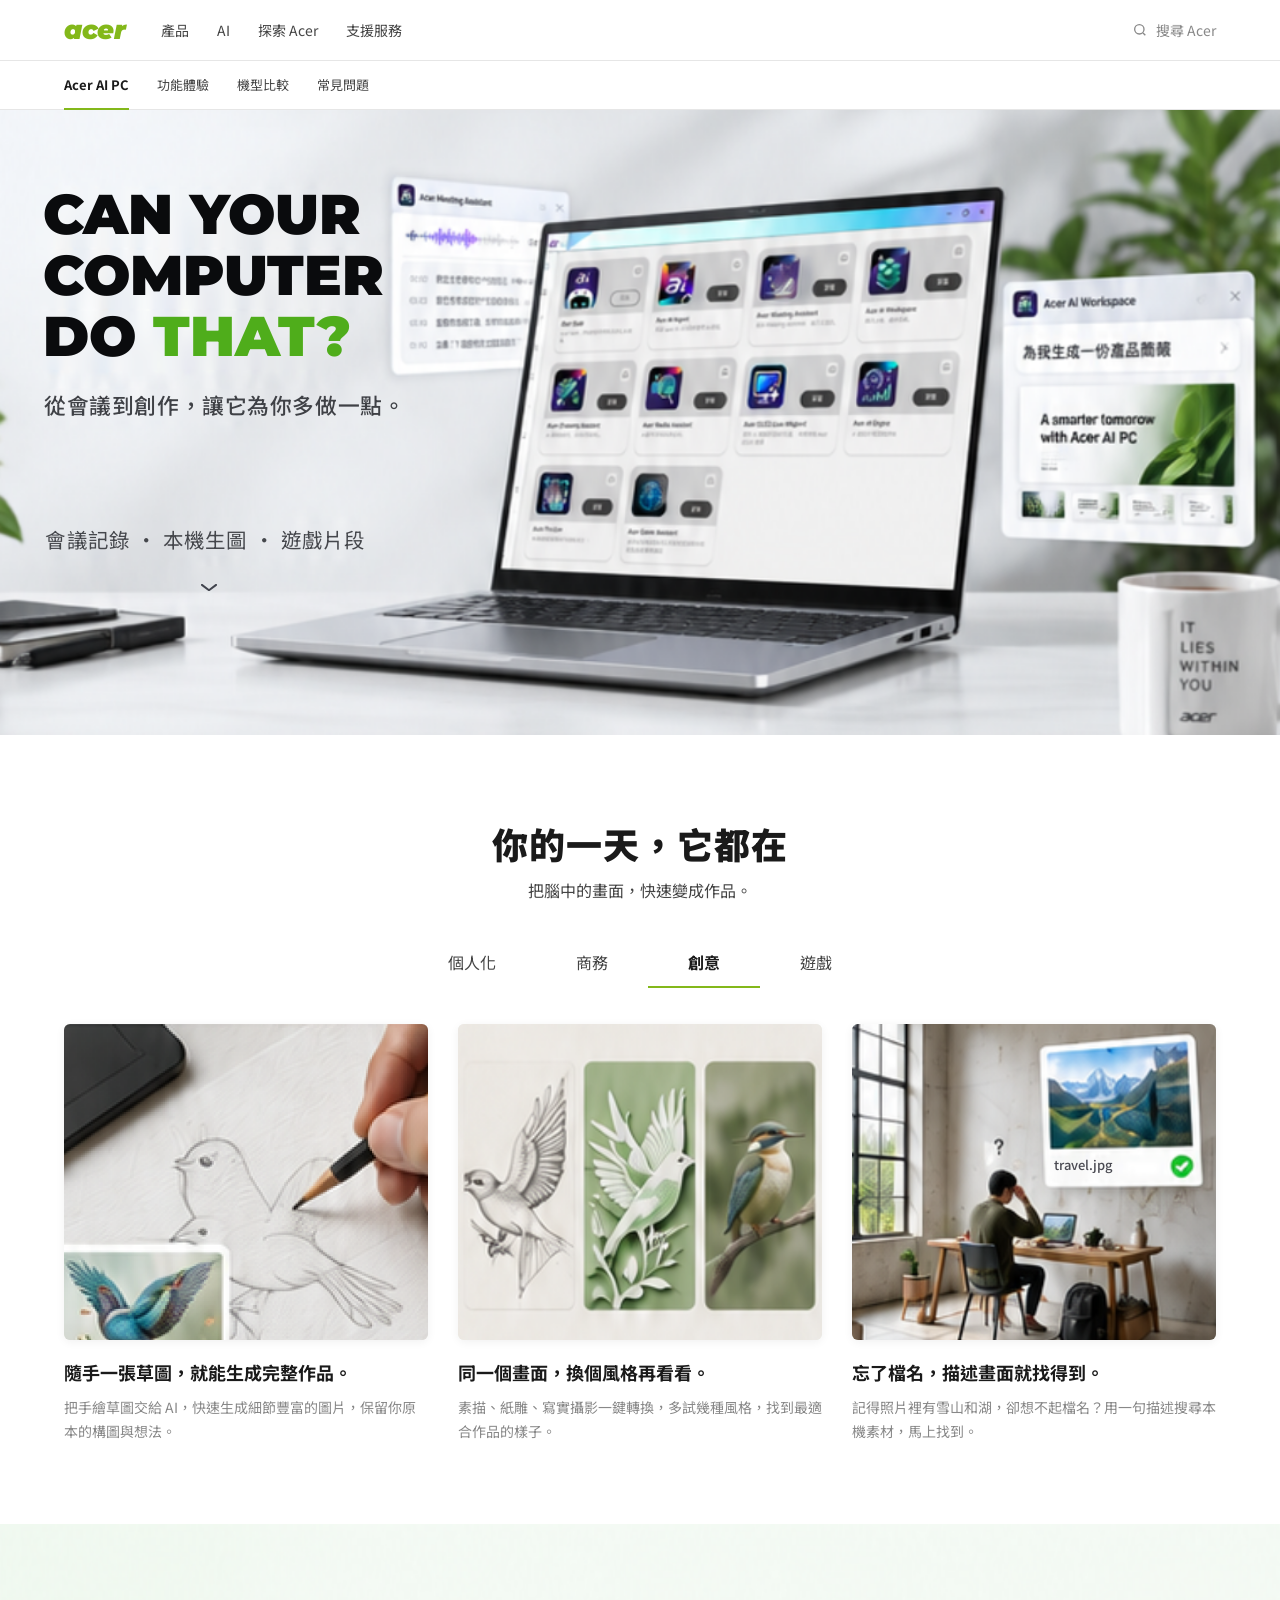
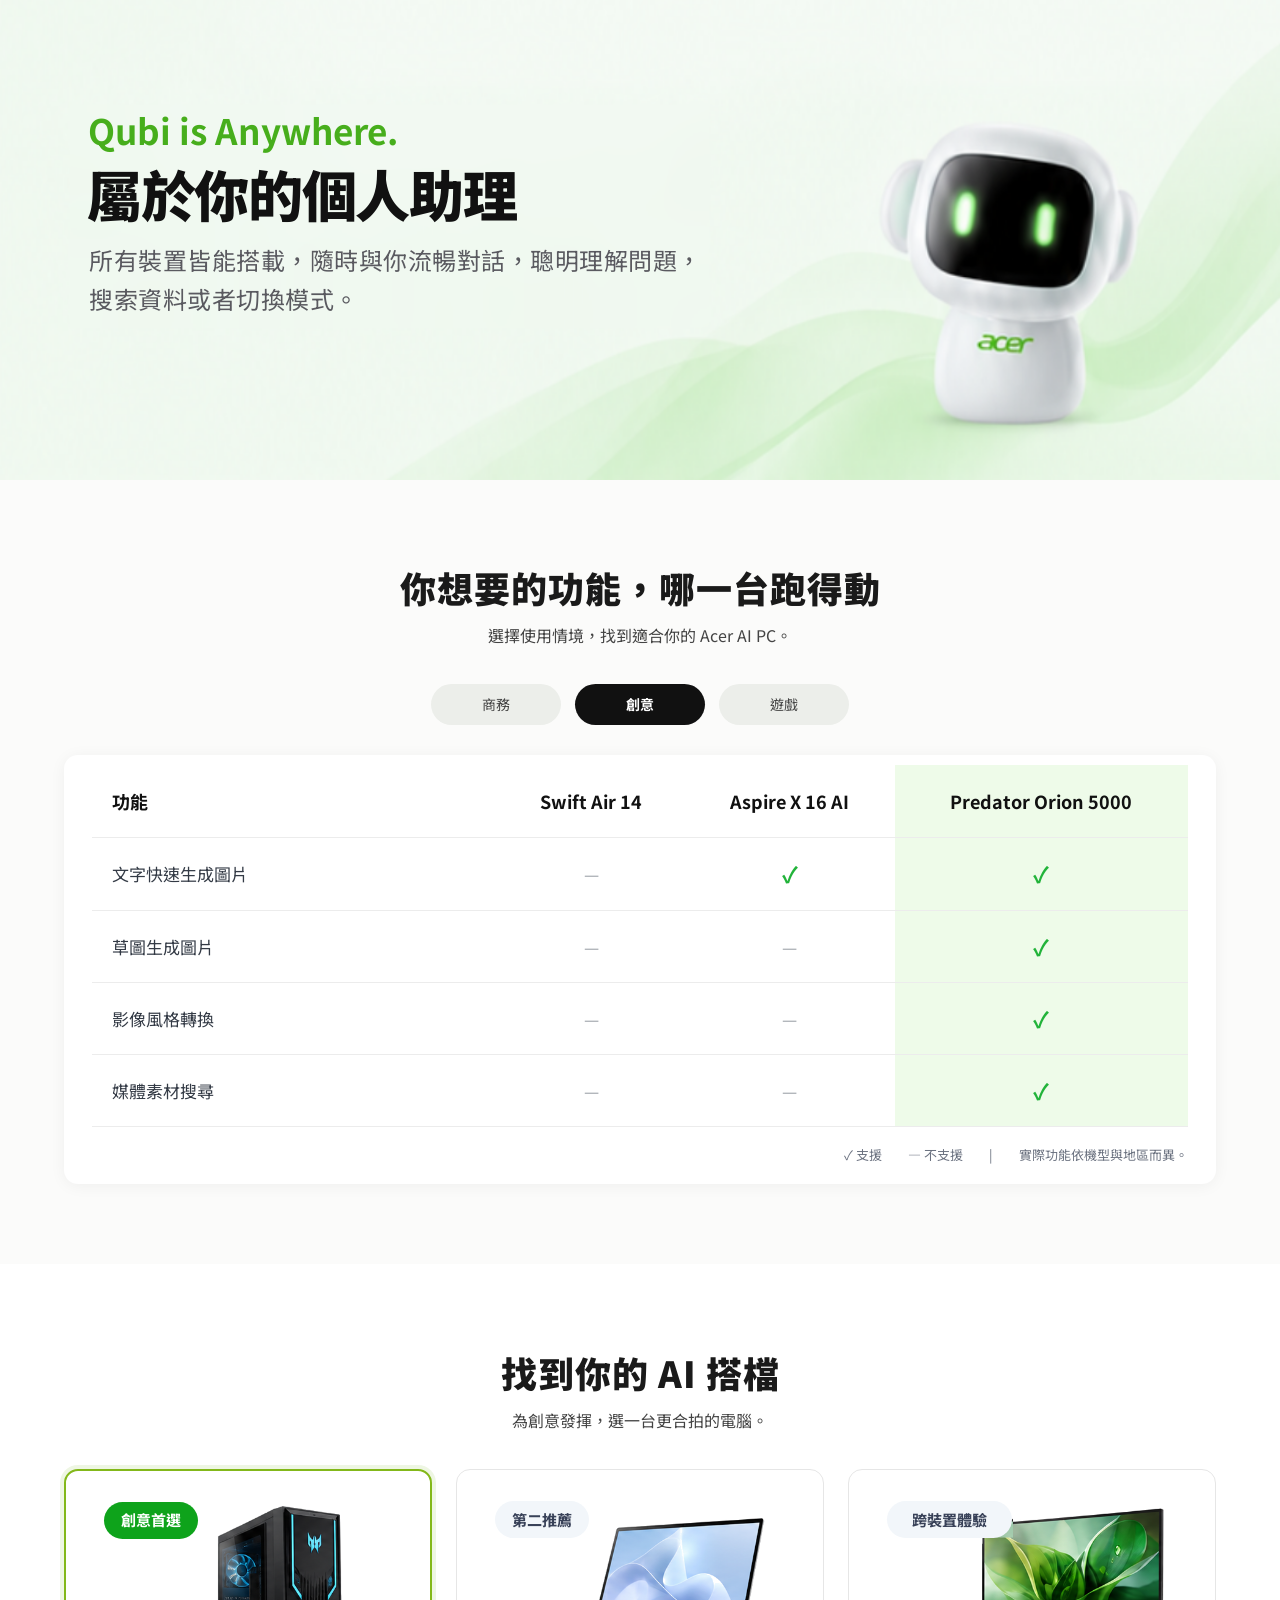
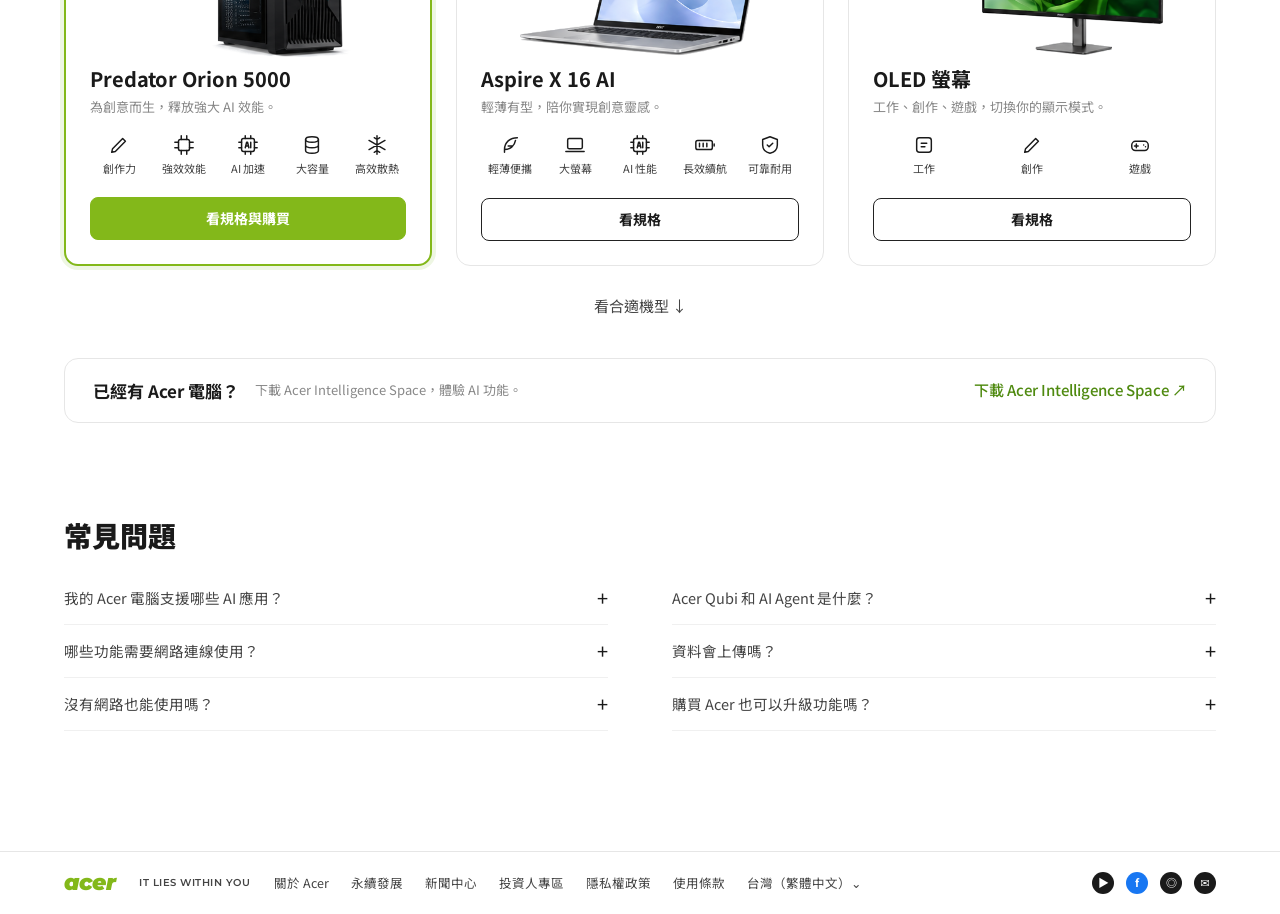
<file: acer-ai-pc-creative.html>
<!doctype html>
<html lang="zh-Hant">
<head>
<meta charset="utf-8">
<meta name="robots" content="noindex, nofollow">
<meta name="viewport" content="width=device-width, initial-scale=1">
<title>Acer AI PC｜創意</title>
<link rel="preconnect" href="https://fonts.googleapis.com">
<link href="https://fonts.googleapis.com/css2?family=Noto+Sans+TC:wght@400;500;700;900&family=Montserrat:wght@900&display=swap" rel="stylesheet">
<style>
  :root{
    --green:#83b81a; --green-d:#4f8a10; --brand-green:#0ea31b; --check:#22b33a;
    --ink:#1a1a1a; --ink-2:#444; --muted:#888; --line:#e6e6e6; --bg:#fff;
    --radius:14px; --shadow:0 8px 30px rgba(0,0,0,.08);
    --w:1200px;
  }
  *{box-sizing:border-box}
  html{scroll-behavior:smooth}
  body{margin:0;font-family:"Noto Sans TC","PingFang TC","Microsoft JhengHei",system-ui,sans-serif;color:var(--ink);background:var(--bg);font-size:15px;line-height:1.6}
  a{color:inherit;text-decoration:none}
  img{display:block;max-width:100%}
  .wrap{max-width:var(--w);margin:0 auto;padding-inline:24px}
  .logo{font-family:Montserrat,sans-serif;font-weight:900;font-style:italic;color:var(--green);letter-spacing:-.5px;font-size:26px;line-height:1}

  /* Text overlaid on artwork: sizes/positions are in cqw of the image box,
     taken from the Figma frames so both stay in sync. */
  .art{position:relative;container-type:inline-size;overflow:hidden}
  .art > img{width:100%;height:100%;object-fit:cover}
  .ov{position:absolute;margin:0;white-space:pre;line-height:1.448;font-weight:400}

  /* ---------- Header ---------- */
  .topbar{border-bottom:1px solid var(--line);background:#fff;position:sticky;top:0;z-index:20}
  .topbar .wrap{display:flex;align-items:center;height:60px;gap:36px}
  .topbar nav{display:flex;gap:28px;font-size:14px;color:var(--ink-2)}
  .topbar nav a:hover{color:var(--green-d)}
  .search{margin-left:auto;display:flex;align-items:center;gap:8px;color:var(--muted);font-size:14px}
  .subnav{background:#fff;border-bottom:1px solid var(--line)}
  .subnav .wrap{display:flex;align-items:center;gap:28px;height:48px;font-size:13px;color:var(--ink-2)}
  .subnav .brand{font-weight:700;color:var(--ink);position:relative}
  .subnav .brand::after{content:"";position:absolute;left:0;right:0;bottom:-15px;height:2px;background:var(--green)}

  /* ---------- Hero (image 1440×703) ---------- */
  .hero{aspect-ratio:1440/703;background:#eef0ee}
  .hero h1{position:absolute;margin:0;left:3.389cqw;top:5.771cqw;font:900 4.340cqw/4.783cqw Montserrat,sans-serif;color:#0a0b0d;white-space:pre}
  .hero h1 em{font-style:normal;color:#4fad1b}
  .hero .lead{left:3.451cqw;top:21.82cqw;font-size:1.701cqw;letter-spacing:.0444cqw;font-weight:500;color:#3f4146}
  .hero .cats{left:3.549cqw;top:32.40cqw;font-size:1.597cqw;letter-spacing:.0861cqw;color:#45474c}
  .hero .down{position:absolute;left:15.70cqw;top:36.19cqw;width:1.25cqw;animation:bob 2s infinite}
  @keyframes bob{50%{transform:translateY(.4cqw)}}
  @media (prefers-reduced-motion:reduce){.hero .down{animation:none}}

  /* ---------- Section common ---------- */
  section{padding-block:80px}
  .sec-head{text-align:center;margin-bottom:36px}
  .sec-head h2{font-size:36px;font-weight:900;margin:0 0 6px;letter-spacing:1px}
  .sec-head p{margin:0;color:var(--ink-2);font-size:16px}
  .tabs{display:flex;justify-content:center;margin:28px 0 36px}
  .tabs a{padding:10px 40px;font-size:16px;color:var(--ink-2);border-bottom:2px solid transparent}
  .tabs a:hover{color:var(--ink)}
  .tabs a[aria-selected=true]{color:var(--ink);font-weight:700;border-color:var(--green)}

  /* ---------- Day cards ---------- */
  .cards3{display:grid;grid-template-columns:repeat(3,1fr);gap:30px}
  .cards3.cols-2{grid-template-columns:repeat(2,1fr)}
  .scene{border-radius:6px;box-shadow:0 2px 10px rgba(0,0,0,.06);background:#eef2ec}
  .card h3{font-size:18px;margin:18px 0 8px}
  .card p.desc{margin:0;font-size:14px;color:var(--muted);line-height:1.75}

  /* ---------- Qubi (image 1440×625) ---------- */
  .qubi{padding:0;aspect-ratio:1440/625;background:#eef6e8}
  .qubi .k{left:6.875cqw;top:14.16cqw;font-size:2.743cqw;font-weight:700;color:#47ae1c}
  .qubi h2.ov{left:6.785cqw;top:18.00cqw;font-size:4.306cqw;letter-spacing:-.0993cqw;font-weight:900;color:#111}
  .qubi .b{left:6.972cqw;top:24.67cqw;font-size:1.875cqw;letter-spacing:.0389cqw;line-height:3.084cqw;color:#5a5a60}

  /* ---------- Compare ---------- */
  .compare{background:#fbfbfa}
  .pills{display:flex;justify-content:center;gap:14px;margin:26px 0 30px}
  .pills a{min-width:130px;padding:9px 20px;border-radius:999px;background:#eceeea;color:var(--ink-2);font-size:14px;text-align:center}
  .pills a:hover{background:#e2e5e0}
  .pills a[aria-current=true]{background:#111;color:#fff;font-weight:700}
  .table-box{background:#fff;border-radius:var(--radius);box-shadow:0 2px 16px rgba(0,0,0,.05);padding:10px 28px 18px;overflow-x:auto}
  table{width:100%;border-collapse:collapse;min-width:720px;font-size:17px}
  th,td{padding:18px 20px;border-bottom:1px solid #ececec}
  th{font-size:18px;font-weight:700;padding-block:22px;color:#111;text-align:center}
  th:first-child,td:first-child{text-align:left;width:37%}
  td{text-align:center;color:#333a45}
  .hl{background:#eefbe9}
  .ok{color:var(--check);font-weight:700;font-size:22px}
  .na{color:#9aa0a6}
  .legend{text-align:right;font-size:13px;color:#6b7280;margin:18px 0 0}

  /* ---------- Products (device 336×172) ---------- */
  .products .cards3{gap:24px}
  .prod{border:1px solid var(--line);border-radius:var(--radius);padding:24px;background:#fff;display:flex;flex-direction:column;transition:box-shadow .2s}
  .prod:hover{box-shadow:var(--shadow)}
  .prod.featured{border:2px solid var(--green);box-shadow:0 0 0 4px #eef6e3}
  .device{aspect-ratio:336/172;overflow:visible}
  .device > img{position:absolute;left:0;bottom:0;width:100%;height:auto;object-fit:contain}
  .badge{position:absolute;left:4.46cqw;top:2.08cqw;height:11.9cqw;padding-inline:5.36cqw;border-radius:999px;display:flex;align-items:center;justify-content:center;font-size:4.76cqw;font-weight:700;background:#f2f6fa;color:#384158;white-space:nowrap}
  .featured .badge{background:var(--brand-green);color:#fff}
  .badge.cover{min-width:39.3cqw} /* hides the badge baked into the monitor photo */
  .prod h3{font-size:20px;margin:6px 0 2px}
  .prod .desc{margin:0 0 16px;font-size:13px;color:var(--muted)}
  .icons{display:flex;justify-content:space-between;gap:6px;margin-bottom:20px;font-size:11px;color:var(--ink-2);text-align:center}
  .icons div{display:flex;flex-direction:column;align-items:center;gap:4px;flex:1}
  .icons svg{width:22px;height:22px;stroke:var(--ink);fill:none;stroke-width:1.6;stroke-linecap:round;stroke-linejoin:round}
  .btn{margin-top:auto;display:block;text-align:center;padding:9px;border-radius:8px;border:1.5px solid #222;font-weight:700;font-size:14px;transition:.2s}
  .btn:hover{background:#111;color:#fff}
  .featured .btn{background:var(--green);border-color:var(--green);color:#fff}
  .featured .btn:hover{background:var(--green-d);border-color:var(--green-d)}
  .all{display:block;text-align:center;margin-top:28px;font-size:15px;color:var(--ink-2)}
  .owner{margin-top:40px;border:1px solid var(--line);border-radius:var(--radius);padding:18px 28px;display:flex;align-items:center;gap:16px;flex-wrap:wrap;background:#fff}
  .owner strong{font-size:17px}
  .owner span{font-size:13px;color:var(--muted)}
  .owner a{margin-left:auto;color:var(--green-d);font-weight:500}

  /* ---------- FAQ ---------- */
  .faq{padding-top:10px}
  .faq h2{font-size:28px;margin:0 0 14px;font-weight:900}
  .faq-grid{display:grid;grid-template-columns:1fr 1fr;column-gap:64px}
  details{border-bottom:1px solid #f0f0f0}
  summary{list-style:none;display:flex;justify-content:space-between;align-items:center;padding:10px 0;cursor:pointer;color:var(--ink-2);font-size:14.5px}
  summary::-webkit-details-marker{display:none}
  summary::after{content:"+";font-size:20px;color:var(--ink);transition:transform .2s}
  details[open] summary::after{transform:rotate(45deg)}
  details p{margin:0 0 14px;font-size:14px;color:var(--muted)}

  /* ---------- Footer ---------- */
  footer{border-top:1px solid var(--line);padding-block:20px;margin-top:40px}
  footer .wrap{display:flex;align-items:center;gap:24px;flex-wrap:wrap;font-size:12.5px;color:var(--ink-2)}
  footer .tag{font:600 10px Montserrat,sans-serif;color:var(--ink-2);letter-spacing:.5px}
  footer nav{display:flex;gap:22px;flex-wrap:wrap}
  .social{margin-left:auto;display:flex;gap:12px}
  .social span{width:22px;height:22px;border-radius:50%;background:#1a1a1a;color:#fff;display:grid;place-items:center;font-size:11px;font-weight:700}
  .social span.fb{background:#1877f2}

  /* ---------- Responsive ---------- */
  @media (max-width:960px){
    .cards3,.cards3.cols-2{grid-template-columns:1fr;max-width:480px;margin-inline:auto}
    .faq-grid{grid-template-columns:1fr}
    .topbar nav{display:none}
  }
  @media (max-width:760px){
    /* Hero & Qubi: copy moves above the artwork so it stays readable */
    .hero,.qubi{aspect-ratio:auto;display:flex;flex-direction:column;container-type:normal}
    .hero > img{order:2;aspect-ratio:1440/703}
    .qubi > img{order:2;aspect-ratio:1440/625}
    .hero h1,.hero .ov,.qubi .ov{position:static;white-space:normal;padding-inline:16px}
    .hero h1{font-size:36px;line-height:1.1;padding-top:28px}
    .hero .lead{font-size:17px;margin-top:10px}
    .hero .cats{font-size:15px;padding-bottom:16px}
    .hero .down{display:none}
    .qubi .k{font-size:18px;padding-top:32px}
    .qubi h2.ov{font-size:28px}
    .qubi .b{font-size:15px;line-height:1.7;padding-bottom:12px;letter-spacing:0}
    .qubi .b br{display:none}
  }
  @media (max-width:560px){
    .wrap{padding-inline:16px}
    .sec-head h2{font-size:26px}
    .tabs a{padding:10px 16px}
    .pills a{min-width:0;flex:1}
    .subnav .wrap{gap:16px;overflow-x:auto;white-space:nowrap}
    .owner a{margin-left:0}
  }

</style>
</head>
<body>

<header class="topbar">
  <div class="wrap">
    <a href="acer-ai-pc.html" class="logo" aria-label="Acer 首頁">acer</a>
    <nav><a href="#">產品</a><a href="#">AI</a><a href="#">探索 Acer</a><a href="#">支援服務</a></nav>
    <label class="search">
      <svg width="16" height="16" viewBox="0 0 24 24" fill="none" stroke="currentColor" stroke-width="2"><circle cx="11" cy="11" r="7"/><path d="m20 20-3.5-3.5"/></svg>
      搜尋 Acer
    </label>
  </div>
</header>
<div class="subnav">
  <div class="wrap">
    <a class="brand" href="acer-ai-pc.html">Acer AI PC</a>
    <a href="#day">功能體驗</a><a href="#compare">機型比較</a><a href="#faq">常見問題</a>
  </div>
</div>

<section class="hero art" style="padding:0">
  <img src="images/hero.png" alt="桌上的 Acer 筆電開啟 AI 應用程式，旁邊浮著 Acer Meeting Assistant 與 Acer AI Workspace 視窗">
  <h1>CAN YOUR
COMPUTER
DO <em>THAT?</em></h1>
  <p class="ov lead">從會議到創作，讓它為你多做一點。</p>
  <p class="ov cats">會議記錄 · 本機生圖 · 遊戲片段</p>
  <a href="#day" class="down" aria-label="向下捲動">
    <svg viewBox="0 0 18 8" fill="none" stroke="#41444e" stroke-width="2.2" stroke-linecap="round" stroke-linejoin="round"><path d="M1 1l8 6 8-6"/></svg>
  </a>
</section>

<section id="day">
  <div class="wrap">
    <div class="sec-head">
      <h2>你的一天，它都在</h2>
      <p>把腦中的畫面，快速變成作品。</p>
    </div>
    <nav class="tabs" role="tablist" aria-label="使用情境">
      <a role="tab" href="acer-ai-pc-personal.html#day" aria-selected="false">個人化</a>
      <a role="tab" href="acer-ai-pc.html#day" aria-selected="false">商務</a>
      <a role="tab" href="acer-ai-pc-creative.html#day" aria-selected="true" aria-current="page">創意</a>
      <a role="tab" href="acer-ai-pc-gaming.html#day" aria-selected="false">遊戲</a>
    </nav>
    <div class="cards3 cols-3">
      <article class="card">
        <div class="scene art" style="aspect-ratio:380/330">
          <img src="images/creative-1.png" alt="手繪鳥的草圖與 AI 生成的彩色作品">
          
        </div>
        <h3>隨手一張草圖，就能生成完整作品。</h3>
        <p class="desc">把手繪草圖交給 AI，快速生成細節豐富的圖片，保留你原本的構圖與想法。</p>
      </article>
      <article class="card">
        <div class="scene art" style="aspect-ratio:380/330">
          <img src="images/creative-2.png" alt="同一隻鳥的素描、紙雕與寫實三種風格">
          
        </div>
        <h3>同一個畫面，換個風格再看看。</h3>
        <p class="desc">素描、紙雕、寫實攝影一鍵轉換，多試幾種風格，找到最適合作品的樣子。</p>
      </article>
      <article class="card">
        <div class="scene art" style="aspect-ratio:380/330">
          <img src="images/creative-3.png" alt="用描述搜尋到本機的風景照片">
          <p class="ov" style="left:55.395cqw;top:36.211cqw;font-size:3.553cqw;font-weight:500;color:#4a4a52">travel.jpg</p>
        </div>
        <h3>忘了檔名，描述畫面就找得到。</h3>
        <p class="desc">記得照片裡有雪山和湖，卻想不起檔名？用一句描述搜尋本機素材，馬上找到。</p>
      </article>
    </div>
  </div>
</section>

<section class="qubi art">
  <img src="images/qubi.png" alt="Acer Qubi 機器人助理">
  <p class="ov k">Qubi is Anywhere.</p>
  <h2 class="ov">屬於你的個人助理</h2>
  <p class="ov b">所有裝置皆能搭載，隨時與你流暢對話，聰明理解問題，<br>搜索資料或者切換模式。</p>
</section>

<section class="compare" id="compare">
  <div class="wrap">
    <div class="sec-head">
      <h2>你想要的功能，哪一台跑得動</h2>
      <p>選擇使用情境，找到適合你的 Acer AI PC。</p>
    </div>
    <nav class="pills" aria-label="比較情境"><a href="acer-ai-pc.html#compare" aria-current="false">商務</a><a href="acer-ai-pc-creative.html#compare" aria-current="true">創意</a><a href="acer-ai-pc-gaming.html#compare" aria-current="false">遊戲</a></nav>
    <div class="table-box">
      <table>
        <thead><tr><th>功能</th><th>Swift Air 14</th><th>Aspire X 16 AI</th><th class="hl">Predator Orion 5000</th></tr></thead>
        <tbody>
          <tr><td>文字快速生成圖片</td><td><span class="na">—</span></td><td><span class="ok">✓</span></td><td class="hl"><span class="ok">✓</span></td></tr>
          <tr><td>草圖生成圖片</td><td><span class="na">—</span></td><td><span class="na">—</span></td><td class="hl"><span class="ok">✓</span></td></tr>
          <tr><td>影像風格轉換</td><td><span class="na">—</span></td><td><span class="na">—</span></td><td class="hl"><span class="ok">✓</span></td></tr>
          <tr><td>媒體素材搜尋</td><td><span class="na">—</span></td><td><span class="na">—</span></td><td class="hl"><span class="ok">✓</span></td></tr>
        </tbody>
      </table>
      <p class="legend">✓ 支援　　— 不支援　　|　　實際功能依機型與地區而異。</p>
    </div>
  </div>
</section>

<section class="products">
  <div class="wrap">
    <div class="sec-head">
      <h2>找到你的 AI 搭檔</h2>
      <p>為創意發揮，選一台更合拍的電腦。</p>
    </div>
    <div class="cards3">
      <article class="prod featured">
        <div class="device art">
          <img src="images/product-creative-predator.png" alt="Predator Orion 5000 桌機">
          <span class="badge">創意首選</span>
        </div>
        <h3>Predator Orion 5000</h3>
        <p class="desc">為創意而生，釋放強大 AI 效能。</p>
        <div class="icons">
          <div><svg viewBox="0 0 24 24" aria-hidden="true"><path d="M4 20l4-1L19 8l-3-3L5 16z"/></svg>創作力</div>
          <div><svg viewBox="0 0 24 24" aria-hidden="true"><rect x="6" y="6" width="12" height="12" rx="2"/><path d="M9 2v4M15 2v4M9 18v4M15 18v4M2 9h4M2 15h4M18 9h4M18 15h4"/></svg>強效效能</div>
          <div><svg viewBox="0 0 24 24" aria-hidden="true"><rect x="5" y="5" width="14" height="14" rx="2"/><path d="M9 2v3M15 2v3M9 19v3M15 19v3M2 9h3M2 15h3M19 9h3M19 15h3"/><path d="M9 15l1.5-6h1L13 15M9.6 13h2.8M15 9v6"/></svg>AI 加速</div>
          <div><svg viewBox="0 0 24 24" aria-hidden="true"><ellipse cx="12" cy="6" rx="7" ry="3"/><path d="M5 6v12c0 1.7 3.1 3 7 3s7-1.3 7-3V6M5 12c0 1.7 3.1 3 7 3s7-1.3 7-3"/></svg>大容量</div>
          <div><svg viewBox="0 0 24 24" aria-hidden="true"><path d="M12 2v20M3.3 7l17.4 10M3.3 17 20.7 7M9 4l3 2 3-2M9 20l3-2 3 2"/></svg>高效散熱</div>
        </div>
        <a href="#" class="btn">看規格與購買</a>
      </article>
      <article class="prod">
        <div class="device art">
          <img src="images/product-creative-aspire.png" alt="Aspire X 16 AI 筆電">
          <span class="badge">第二推薦</span>
        </div>
        <h3>Aspire X 16 AI</h3>
        <p class="desc">輕薄有型，陪你實現創意靈感。</p>
        <div class="icons">
          <div><svg viewBox="0 0 24 24" aria-hidden="true"><path d="M20 4c-8 0-14 5-14 13v3M6 17c6 0 11-4 12-10M10 13h5"/></svg>輕薄便攜</div>
          <div><svg viewBox="0 0 24 24" aria-hidden="true"><rect x="4" y="5" width="16" height="11" rx="1.5"/><path d="M2 19h20"/></svg>大螢幕</div>
          <div><svg viewBox="0 0 24 24" aria-hidden="true"><rect x="5" y="5" width="14" height="14" rx="2"/><path d="M9 2v3M15 2v3M9 19v3M15 19v3M2 9h3M2 15h3M19 9h3M19 15h3"/><path d="M9 15l1.5-6h1L13 15M9.6 13h2.8M15 9v6"/></svg>AI 性能</div>
          <div><svg viewBox="0 0 24 24" aria-hidden="true"><rect x="2" y="7" width="18" height="10" rx="2"/><path d="M22 11v2M6 10v4M10 10v4M14 10v4"/></svg>長效續航</div>
          <div><svg viewBox="0 0 24 24" aria-hidden="true"><path d="M12 3 4 6v6c0 5 3.5 8 8 9 4.5-1 8-4 8-9V6z"/><path d="m9 12 2 2 4-4"/></svg>可靠耐用</div>
        </div>
        <a href="#" class="btn">看規格</a>
      </article>
      <article class="prod">
        <div class="device art">
          <img src="images/product-oled.png" alt="Acer OLED 螢幕">
          <span class="badge cover">跨裝置體驗</span>
        </div>
        <h3>OLED 螢幕</h3>
        <p class="desc">工作、創作、遊戲，切換你的顯示模式。</p>
        <div class="icons">
          <div><svg viewBox="0 0 24 24" aria-hidden="true"><rect x="4" y="4" width="16" height="16" rx="3"/><path d="M9 10h6M9 14h4"/></svg>工作</div>
          <div><svg viewBox="0 0 24 24" aria-hidden="true"><path d="M4 20l4-1L19 8l-3-3L5 16z"/></svg>創作</div>
          <div><svg viewBox="0 0 24 24" aria-hidden="true"><rect x="3" y="8" width="18" height="10" rx="4"/><path d="M8 11v4M6 13h4M16 12h.01M18 14h.01"/></svg>遊戲</div>
        </div>
        <a href="#" class="btn">看規格</a>
      </article>
    </div>
    <a href="#" class="all">看合適機型 ↓</a>

    <div class="owner">
      <strong>已經有 Acer 電腦？</strong>
      <span>下載 Acer Intelligence Space，體驗 AI 功能。</span>
      <a href="#">下載 Acer Intelligence Space ↗</a>
    </div>
  </div>
</section>

<section class="faq" id="faq">
  <div class="wrap">
    <h2>常見問題</h2>
    <div class="faq-grid">
      <div>
        <details><summary>我的 Acer 電腦支援哪些 AI 應用？</summary><p>支援的功能依機型、處理器與作業系統版本而定，可參考上方機型比較表。</p></details>
        <details><summary>哪些功能需要網路連線使用？</summary><p>本機運算的功能可離線運作；雲端功能需要連線。</p></details>
        <details><summary>沒有網路也能使用嗎？</summary><p>本機文件問答等本機功能，無需網路即可使用。</p></details>
      </div>
      <div>
        <details><summary>Acer Qubi 和 AI Agent 是什麼？</summary><p>Qubi 是 Acer 的個人助理，可跨裝置與你對話、理解問題並協助完成任務。</p></details>
        <details><summary>資料會上傳嗎？</summary><p>本機功能的資料保留在你的電腦上，不會上傳至雲端。</p></details>
        <details><summary>購買 Acer 也可以升級功能嗎？</summary><p>透過 Acer Intelligence Space 可取得功能更新與新應用。</p></details>
      </div>
    </div>
  </div>
</section>

<footer>
  <div class="wrap">
    <span class="logo" style="font-size:22px">acer</span><span class="tag">IT LIES WITHIN YOU</span>
    <nav><a href="#">關於 Acer</a><a href="#">永續發展</a><a href="#">新聞中心</a><a href="#">投資人專區</a><a href="#">隱私權政策</a><a href="#">使用條款</a><a href="#">台灣（繁體中文）⌄</a></nav>
    <div class="social"><span>▶</span><span class="fb">f</span><span>◎</span><span>✉</span></div>
  </div>
</footer>
</body>
</html>
</file>
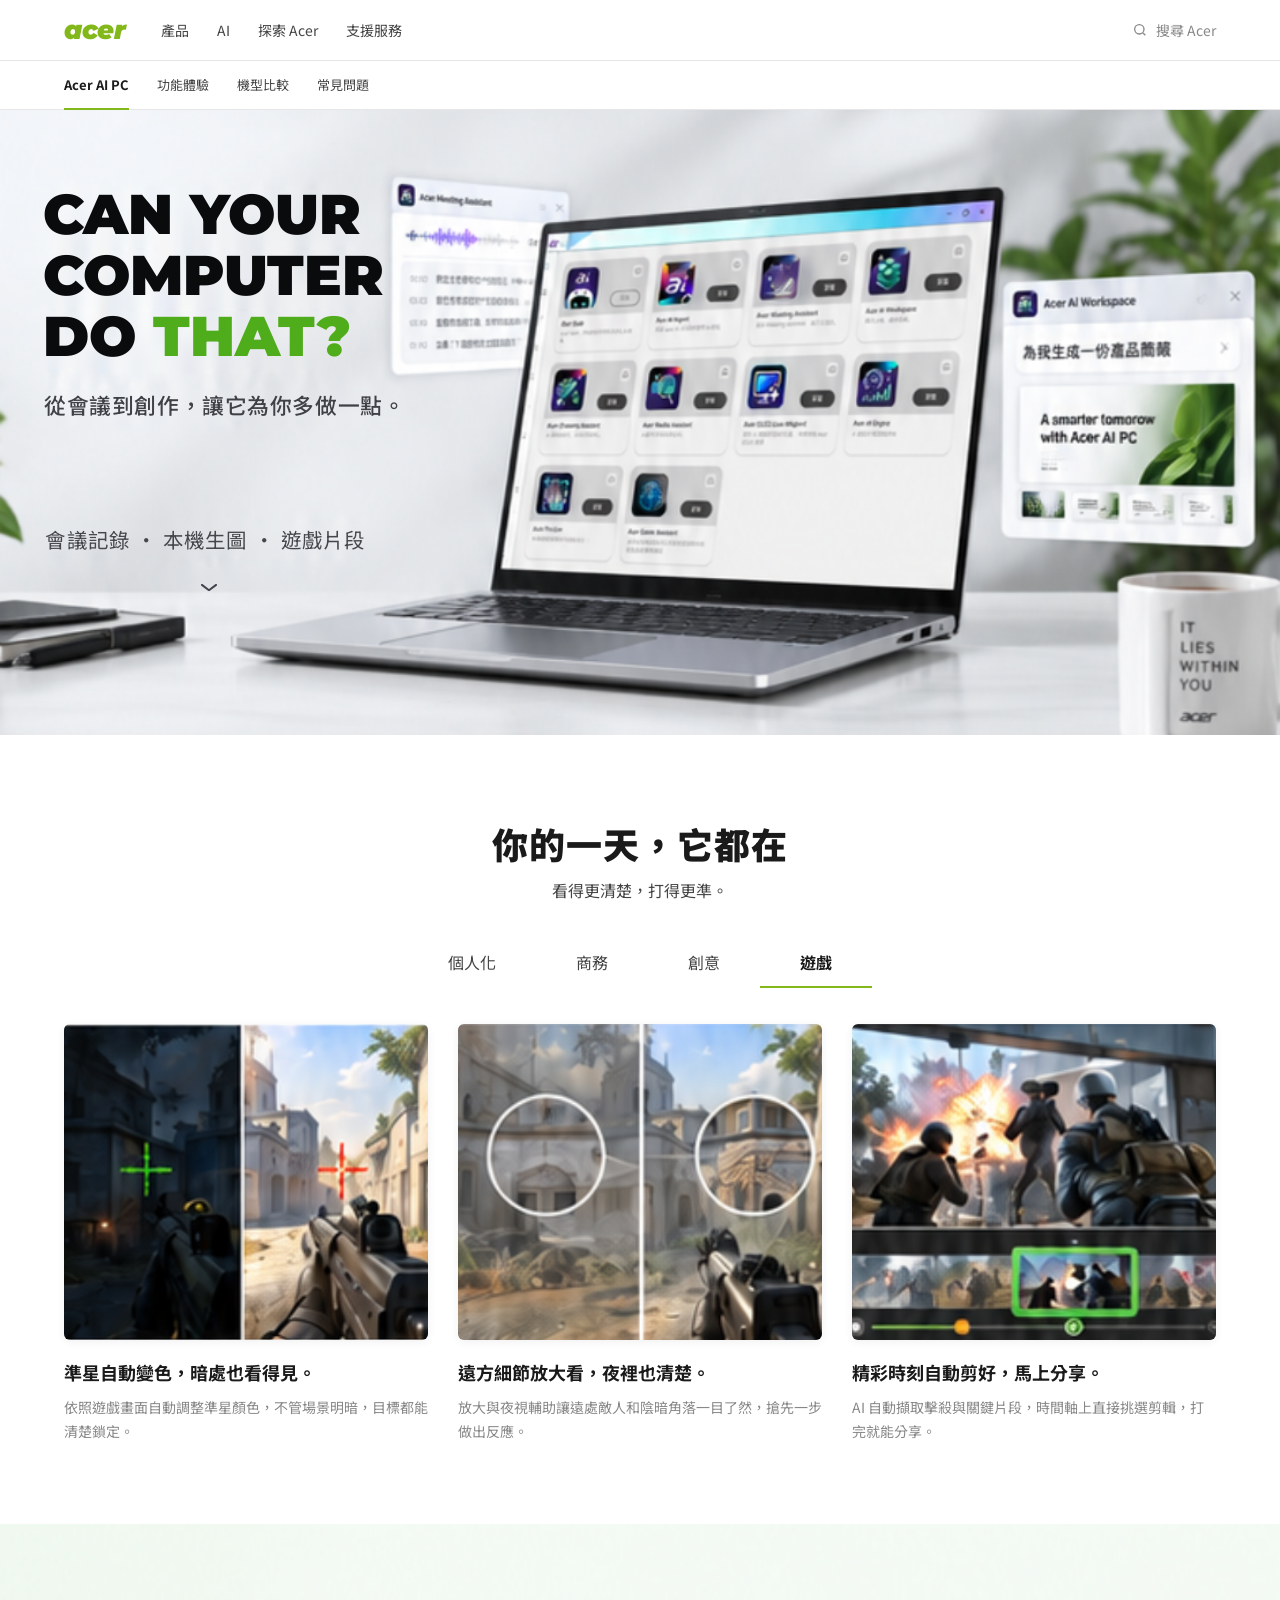
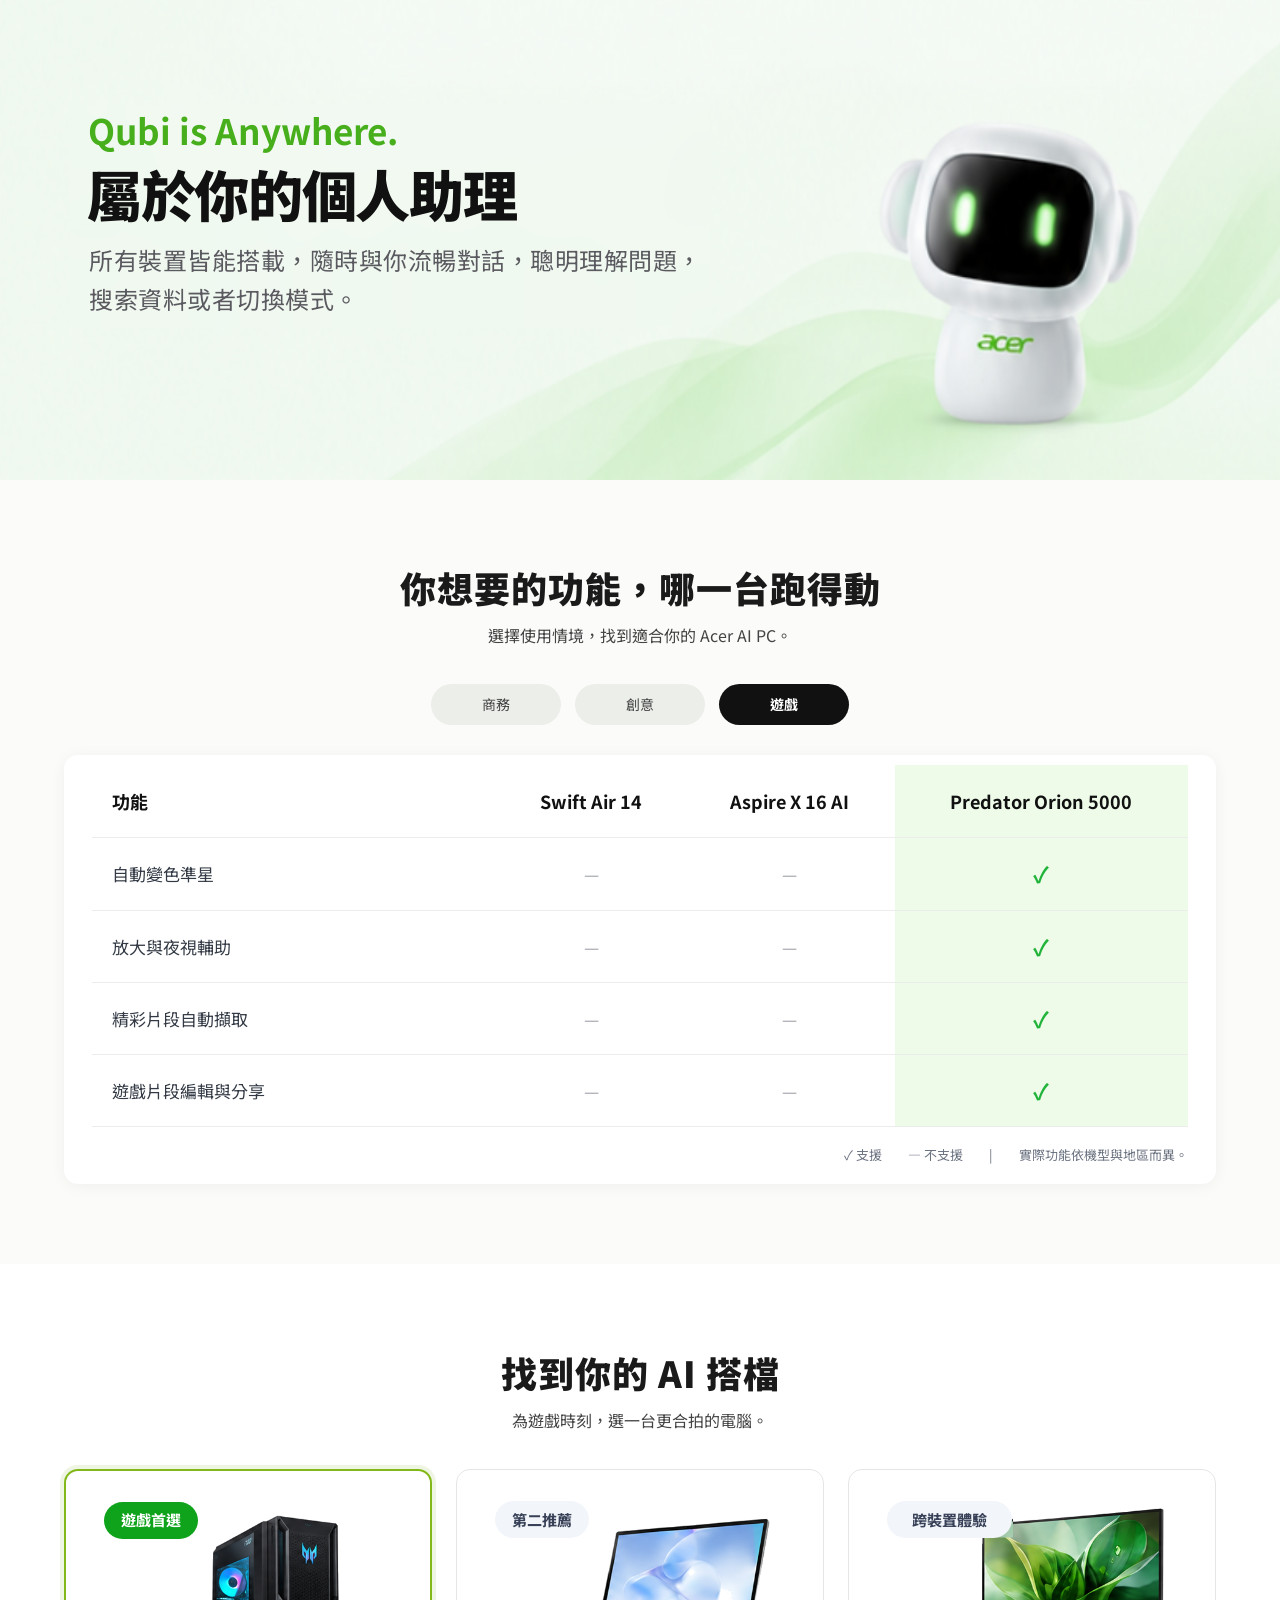
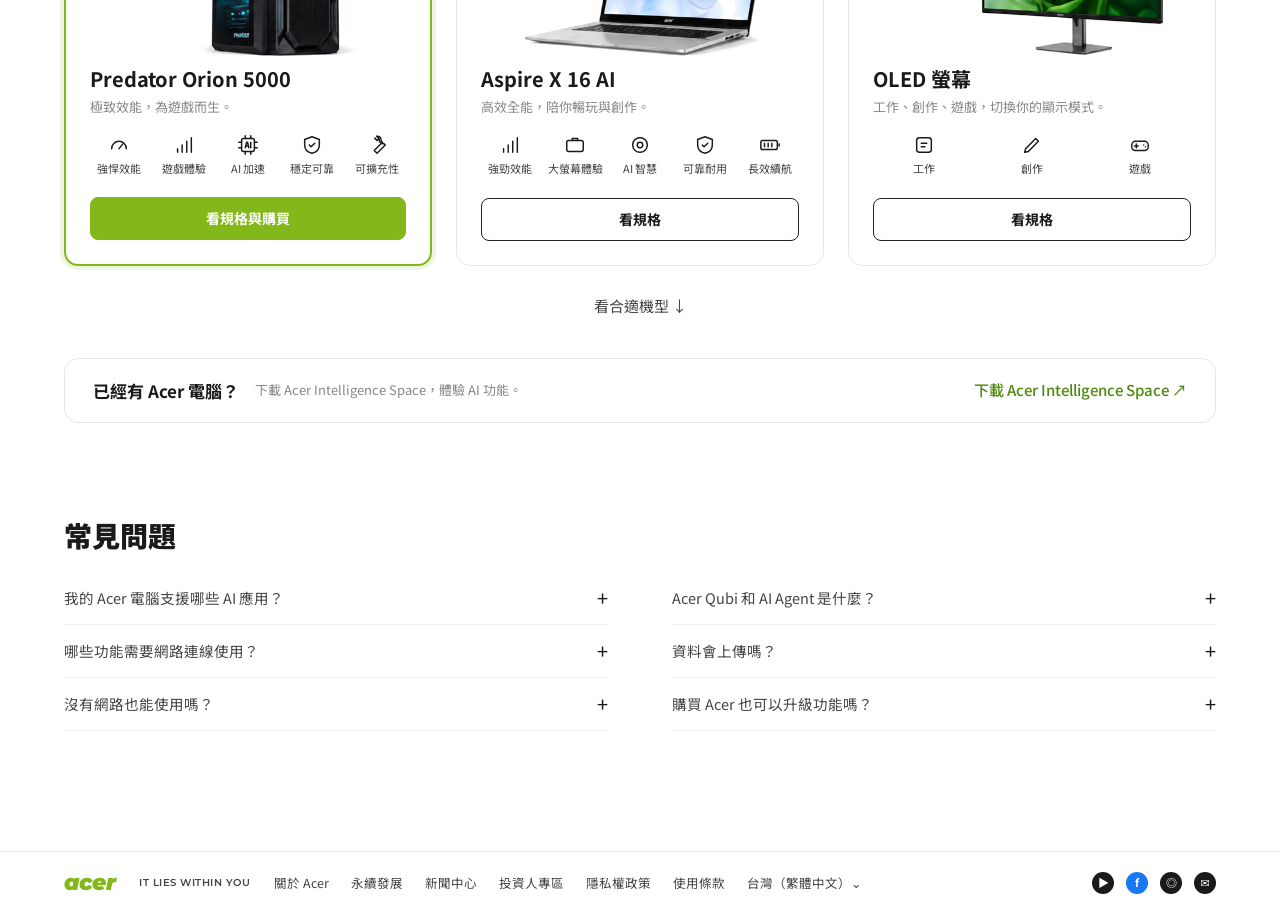
<file: acer-ai-pc-gaming.html>
<!doctype html>
<html lang="zh-Hant">
<head>
<meta charset="utf-8">
<meta name="robots" content="noindex, nofollow">
<meta name="viewport" content="width=device-width, initial-scale=1">
<title>Acer AI PC｜遊戲</title>
<link rel="preconnect" href="https://fonts.googleapis.com">
<link href="https://fonts.googleapis.com/css2?family=Noto+Sans+TC:wght@400;500;700;900&family=Montserrat:wght@900&display=swap" rel="stylesheet">
<style>
  :root{
    --green:#83b81a; --green-d:#4f8a10; --brand-green:#0ea31b; --check:#22b33a;
    --ink:#1a1a1a; --ink-2:#444; --muted:#888; --line:#e6e6e6; --bg:#fff;
    --radius:14px; --shadow:0 8px 30px rgba(0,0,0,.08);
    --w:1200px;
  }
  *{box-sizing:border-box}
  html{scroll-behavior:smooth}
  body{margin:0;font-family:"Noto Sans TC","PingFang TC","Microsoft JhengHei",system-ui,sans-serif;color:var(--ink);background:var(--bg);font-size:15px;line-height:1.6}
  a{color:inherit;text-decoration:none}
  img{display:block;max-width:100%}
  .wrap{max-width:var(--w);margin:0 auto;padding-inline:24px}
  .logo{font-family:Montserrat,sans-serif;font-weight:900;font-style:italic;color:var(--green);letter-spacing:-.5px;font-size:26px;line-height:1}

  /* Text overlaid on artwork: sizes/positions are in cqw of the image box,
     taken from the Figma frames so both stay in sync. */
  .art{position:relative;container-type:inline-size;overflow:hidden}
  .art > img{width:100%;height:100%;object-fit:cover}
  .ov{position:absolute;margin:0;white-space:pre;line-height:1.448;font-weight:400}

  /* ---------- Header ---------- */
  .topbar{border-bottom:1px solid var(--line);background:#fff;position:sticky;top:0;z-index:20}
  .topbar .wrap{display:flex;align-items:center;height:60px;gap:36px}
  .topbar nav{display:flex;gap:28px;font-size:14px;color:var(--ink-2)}
  .topbar nav a:hover{color:var(--green-d)}
  .search{margin-left:auto;display:flex;align-items:center;gap:8px;color:var(--muted);font-size:14px}
  .subnav{background:#fff;border-bottom:1px solid var(--line)}
  .subnav .wrap{display:flex;align-items:center;gap:28px;height:48px;font-size:13px;color:var(--ink-2)}
  .subnav .brand{font-weight:700;color:var(--ink);position:relative}
  .subnav .brand::after{content:"";position:absolute;left:0;right:0;bottom:-15px;height:2px;background:var(--green)}

  /* ---------- Hero (image 1440×703) ---------- */
  .hero{aspect-ratio:1440/703;background:#eef0ee}
  .hero h1{position:absolute;margin:0;left:3.389cqw;top:5.771cqw;font:900 4.340cqw/4.783cqw Montserrat,sans-serif;color:#0a0b0d;white-space:pre}
  .hero h1 em{font-style:normal;color:#4fad1b}
  .hero .lead{left:3.451cqw;top:21.82cqw;font-size:1.701cqw;letter-spacing:.0444cqw;font-weight:500;color:#3f4146}
  .hero .cats{left:3.549cqw;top:32.40cqw;font-size:1.597cqw;letter-spacing:.0861cqw;color:#45474c}
  .hero .down{position:absolute;left:15.70cqw;top:36.19cqw;width:1.25cqw;animation:bob 2s infinite}
  @keyframes bob{50%{transform:translateY(.4cqw)}}
  @media (prefers-reduced-motion:reduce){.hero .down{animation:none}}

  /* ---------- Section common ---------- */
  section{padding-block:80px}
  .sec-head{text-align:center;margin-bottom:36px}
  .sec-head h2{font-size:36px;font-weight:900;margin:0 0 6px;letter-spacing:1px}
  .sec-head p{margin:0;color:var(--ink-2);font-size:16px}
  .tabs{display:flex;justify-content:center;margin:28px 0 36px}
  .tabs a{padding:10px 40px;font-size:16px;color:var(--ink-2);border-bottom:2px solid transparent}
  .tabs a:hover{color:var(--ink)}
  .tabs a[aria-selected=true]{color:var(--ink);font-weight:700;border-color:var(--green)}

  /* ---------- Day cards ---------- */
  .cards3{display:grid;grid-template-columns:repeat(3,1fr);gap:30px}
  .cards3.cols-2{grid-template-columns:repeat(2,1fr)}
  .scene{border-radius:6px;box-shadow:0 2px 10px rgba(0,0,0,.06);background:#eef2ec}
  .card h3{font-size:18px;margin:18px 0 8px}
  .card p.desc{margin:0;font-size:14px;color:var(--muted);line-height:1.75}

  /* ---------- Qubi (image 1440×625) ---------- */
  .qubi{padding:0;aspect-ratio:1440/625;background:#eef6e8}
  .qubi .k{left:6.875cqw;top:14.16cqw;font-size:2.743cqw;font-weight:700;color:#47ae1c}
  .qubi h2.ov{left:6.785cqw;top:18.00cqw;font-size:4.306cqw;letter-spacing:-.0993cqw;font-weight:900;color:#111}
  .qubi .b{left:6.972cqw;top:24.67cqw;font-size:1.875cqw;letter-spacing:.0389cqw;line-height:3.084cqw;color:#5a5a60}

  /* ---------- Compare ---------- */
  .compare{background:#fbfbfa}
  .pills{display:flex;justify-content:center;gap:14px;margin:26px 0 30px}
  .pills a{min-width:130px;padding:9px 20px;border-radius:999px;background:#eceeea;color:var(--ink-2);font-size:14px;text-align:center}
  .pills a:hover{background:#e2e5e0}
  .pills a[aria-current=true]{background:#111;color:#fff;font-weight:700}
  .table-box{background:#fff;border-radius:var(--radius);box-shadow:0 2px 16px rgba(0,0,0,.05);padding:10px 28px 18px;overflow-x:auto}
  table{width:100%;border-collapse:collapse;min-width:720px;font-size:17px}
  th,td{padding:18px 20px;border-bottom:1px solid #ececec}
  th{font-size:18px;font-weight:700;padding-block:22px;color:#111;text-align:center}
  th:first-child,td:first-child{text-align:left;width:37%}
  td{text-align:center;color:#333a45}
  .hl{background:#eefbe9}
  .ok{color:var(--check);font-weight:700;font-size:22px}
  .na{color:#9aa0a6}
  .legend{text-align:right;font-size:13px;color:#6b7280;margin:18px 0 0}

  /* ---------- Products (device 336×172) ---------- */
  .products .cards3{gap:24px}
  .prod{border:1px solid var(--line);border-radius:var(--radius);padding:24px;background:#fff;display:flex;flex-direction:column;transition:box-shadow .2s}
  .prod:hover{box-shadow:var(--shadow)}
  .prod.featured{border:2px solid var(--green);box-shadow:0 0 0 4px #eef6e3}
  .device{aspect-ratio:336/172;overflow:visible}
  .device > img{position:absolute;left:0;bottom:0;width:100%;height:auto;object-fit:contain}
  .badge{position:absolute;left:4.46cqw;top:2.08cqw;height:11.9cqw;padding-inline:5.36cqw;border-radius:999px;display:flex;align-items:center;justify-content:center;font-size:4.76cqw;font-weight:700;background:#f2f6fa;color:#384158;white-space:nowrap}
  .featured .badge{background:var(--brand-green);color:#fff}
  .badge.cover{min-width:39.3cqw} /* hides the badge baked into the monitor photo */
  .prod h3{font-size:20px;margin:6px 0 2px}
  .prod .desc{margin:0 0 16px;font-size:13px;color:var(--muted)}
  .icons{display:flex;justify-content:space-between;gap:6px;margin-bottom:20px;font-size:11px;color:var(--ink-2);text-align:center}
  .icons div{display:flex;flex-direction:column;align-items:center;gap:4px;flex:1}
  .icons svg{width:22px;height:22px;stroke:var(--ink);fill:none;stroke-width:1.6;stroke-linecap:round;stroke-linejoin:round}
  .btn{margin-top:auto;display:block;text-align:center;padding:9px;border-radius:8px;border:1.5px solid #222;font-weight:700;font-size:14px;transition:.2s}
  .btn:hover{background:#111;color:#fff}
  .featured .btn{background:var(--green);border-color:var(--green);color:#fff}
  .featured .btn:hover{background:var(--green-d);border-color:var(--green-d)}
  .all{display:block;text-align:center;margin-top:28px;font-size:15px;color:var(--ink-2)}
  .owner{margin-top:40px;border:1px solid var(--line);border-radius:var(--radius);padding:18px 28px;display:flex;align-items:center;gap:16px;flex-wrap:wrap;background:#fff}
  .owner strong{font-size:17px}
  .owner span{font-size:13px;color:var(--muted)}
  .owner a{margin-left:auto;color:var(--green-d);font-weight:500}

  /* ---------- FAQ ---------- */
  .faq{padding-top:10px}
  .faq h2{font-size:28px;margin:0 0 14px;font-weight:900}
  .faq-grid{display:grid;grid-template-columns:1fr 1fr;column-gap:64px}
  details{border-bottom:1px solid #f0f0f0}
  summary{list-style:none;display:flex;justify-content:space-between;align-items:center;padding:10px 0;cursor:pointer;color:var(--ink-2);font-size:14.5px}
  summary::-webkit-details-marker{display:none}
  summary::after{content:"+";font-size:20px;color:var(--ink);transition:transform .2s}
  details[open] summary::after{transform:rotate(45deg)}
  details p{margin:0 0 14px;font-size:14px;color:var(--muted)}

  /* ---------- Footer ---------- */
  footer{border-top:1px solid var(--line);padding-block:20px;margin-top:40px}
  footer .wrap{display:flex;align-items:center;gap:24px;flex-wrap:wrap;font-size:12.5px;color:var(--ink-2)}
  footer .tag{font:600 10px Montserrat,sans-serif;color:var(--ink-2);letter-spacing:.5px}
  footer nav{display:flex;gap:22px;flex-wrap:wrap}
  .social{margin-left:auto;display:flex;gap:12px}
  .social span{width:22px;height:22px;border-radius:50%;background:#1a1a1a;color:#fff;display:grid;place-items:center;font-size:11px;font-weight:700}
  .social span.fb{background:#1877f2}

  /* ---------- Responsive ---------- */
  @media (max-width:960px){
    .cards3,.cards3.cols-2{grid-template-columns:1fr;max-width:480px;margin-inline:auto}
    .faq-grid{grid-template-columns:1fr}
    .topbar nav{display:none}
  }
  @media (max-width:760px){
    /* Hero & Qubi: copy moves above the artwork so it stays readable */
    .hero,.qubi{aspect-ratio:auto;display:flex;flex-direction:column;container-type:normal}
    .hero > img{order:2;aspect-ratio:1440/703}
    .qubi > img{order:2;aspect-ratio:1440/625}
    .hero h1,.hero .ov,.qubi .ov{position:static;white-space:normal;padding-inline:16px}
    .hero h1{font-size:36px;line-height:1.1;padding-top:28px}
    .hero .lead{font-size:17px;margin-top:10px}
    .hero .cats{font-size:15px;padding-bottom:16px}
    .hero .down{display:none}
    .qubi .k{font-size:18px;padding-top:32px}
    .qubi h2.ov{font-size:28px}
    .qubi .b{font-size:15px;line-height:1.7;padding-bottom:12px;letter-spacing:0}
    .qubi .b br{display:none}
  }
  @media (max-width:560px){
    .wrap{padding-inline:16px}
    .sec-head h2{font-size:26px}
    .tabs a{padding:10px 16px}
    .pills a{min-width:0;flex:1}
    .subnav .wrap{gap:16px;overflow-x:auto;white-space:nowrap}
    .owner a{margin-left:0}
  }

</style>
</head>
<body>

<header class="topbar">
  <div class="wrap">
    <a href="acer-ai-pc.html" class="logo" aria-label="Acer 首頁">acer</a>
    <nav><a href="#">產品</a><a href="#">AI</a><a href="#">探索 Acer</a><a href="#">支援服務</a></nav>
    <label class="search">
      <svg width="16" height="16" viewBox="0 0 24 24" fill="none" stroke="currentColor" stroke-width="2"><circle cx="11" cy="11" r="7"/><path d="m20 20-3.5-3.5"/></svg>
      搜尋 Acer
    </label>
  </div>
</header>
<div class="subnav">
  <div class="wrap">
    <a class="brand" href="acer-ai-pc.html">Acer AI PC</a>
    <a href="#day">功能體驗</a><a href="#compare">機型比較</a><a href="#faq">常見問題</a>
  </div>
</div>

<section class="hero art" style="padding:0">
  <img src="images/hero.png" alt="桌上的 Acer 筆電開啟 AI 應用程式，旁邊浮著 Acer Meeting Assistant 與 Acer AI Workspace 視窗">
  <h1>CAN YOUR
COMPUTER
DO <em>THAT?</em></h1>
  <p class="ov lead">從會議到創作，讓它為你多做一點。</p>
  <p class="ov cats">會議記錄 · 本機生圖 · 遊戲片段</p>
  <a href="#day" class="down" aria-label="向下捲動">
    <svg viewBox="0 0 18 8" fill="none" stroke="#41444e" stroke-width="2.2" stroke-linecap="round" stroke-linejoin="round"><path d="M1 1l8 6 8-6"/></svg>
  </a>
</section>

<section id="day">
  <div class="wrap">
    <div class="sec-head">
      <h2>你的一天，它都在</h2>
      <p>看得更清楚，打得更準。</p>
    </div>
    <nav class="tabs" role="tablist" aria-label="使用情境">
      <a role="tab" href="acer-ai-pc-personal.html#day" aria-selected="false">個人化</a>
      <a role="tab" href="acer-ai-pc.html#day" aria-selected="false">商務</a>
      <a role="tab" href="acer-ai-pc-creative.html#day" aria-selected="false">創意</a>
      <a role="tab" href="acer-ai-pc-gaming.html#day" aria-selected="true" aria-current="page">遊戲</a>
    </nav>
    <div class="cards3 cols-3">
      <article class="card">
        <div class="scene art" style="aspect-ratio:380/330">
          <img src="images/gaming-1.png" alt="暗處與亮處場景中自動變色的準星">
          
        </div>
        <h3>準星自動變色，暗處也看得見。</h3>
        <p class="desc">依照遊戲畫面自動調整準星顏色，不管場景明暗，目標都能清楚鎖定。</p>
      </article>
      <article class="card">
        <div class="scene art" style="aspect-ratio:380/330">
          <img src="images/gaming-2.png" alt="放大鏡與夜視輔助效果對照">
          
        </div>
        <h3>遠方細節放大看，夜裡也清楚。</h3>
        <p class="desc">放大與夜視輔助讓遠處敵人和陰暗角落一目了然，搶先一步做出反應。</p>
      </article>
      <article class="card">
        <div class="scene art" style="aspect-ratio:380/330">
          <img src="images/gaming-3.png" alt="遊戲精彩片段剪輯時間軸">
          
        </div>
        <h3>精彩時刻自動剪好，馬上分享。</h3>
        <p class="desc">AI 自動擷取擊殺與關鍵片段，時間軸上直接挑選剪輯，打完就能分享。</p>
      </article>
    </div>
  </div>
</section>

<section class="qubi art">
  <img src="images/qubi.png" alt="Acer Qubi 機器人助理">
  <p class="ov k">Qubi is Anywhere.</p>
  <h2 class="ov">屬於你的個人助理</h2>
  <p class="ov b">所有裝置皆能搭載，隨時與你流暢對話，聰明理解問題，<br>搜索資料或者切換模式。</p>
</section>

<section class="compare" id="compare">
  <div class="wrap">
    <div class="sec-head">
      <h2>你想要的功能，哪一台跑得動</h2>
      <p>選擇使用情境，找到適合你的 Acer AI PC。</p>
    </div>
    <nav class="pills" aria-label="比較情境"><a href="acer-ai-pc.html#compare" aria-current="false">商務</a><a href="acer-ai-pc-creative.html#compare" aria-current="false">創意</a><a href="acer-ai-pc-gaming.html#compare" aria-current="true">遊戲</a></nav>
    <div class="table-box">
      <table>
        <thead><tr><th>功能</th><th>Swift Air 14</th><th>Aspire X 16 AI</th><th class="hl">Predator Orion 5000</th></tr></thead>
        <tbody>
          <tr><td>自動變色準星</td><td><span class="na">—</span></td><td><span class="na">—</span></td><td class="hl"><span class="ok">✓</span></td></tr>
          <tr><td>放大與夜視輔助</td><td><span class="na">—</span></td><td><span class="na">—</span></td><td class="hl"><span class="ok">✓</span></td></tr>
          <tr><td>精彩片段自動擷取</td><td><span class="na">—</span></td><td><span class="na">—</span></td><td class="hl"><span class="ok">✓</span></td></tr>
          <tr><td>遊戲片段編輯與分享</td><td><span class="na">—</span></td><td><span class="na">—</span></td><td class="hl"><span class="ok">✓</span></td></tr>
        </tbody>
      </table>
      <p class="legend">✓ 支援　　— 不支援　　|　　實際功能依機型與地區而異。</p>
    </div>
  </div>
</section>

<section class="products">
  <div class="wrap">
    <div class="sec-head">
      <h2>找到你的 AI 搭檔</h2>
      <p>為遊戲時刻，選一台更合拍的電腦。</p>
    </div>
    <div class="cards3">
      <article class="prod featured">
        <div class="device art">
          <img src="images/product-gaming-predator.png" alt="Predator Orion 5000 桌機">
          <span class="badge">遊戲首選</span>
        </div>
        <h3>Predator Orion 5000</h3>
        <p class="desc">極致效能，為遊戲而生。</p>
        <div class="icons">
          <div><svg viewBox="0 0 24 24" aria-hidden="true"><path d="M4 16a8 8 0 1 1 16 0"/><path d="m12 16 4-5"/></svg>強悍效能</div>
          <div><svg viewBox="0 0 24 24" aria-hidden="true"><path d="M5 20v-4M10 20v-8M15 20V8M20 20V4"/></svg>遊戲體驗</div>
          <div><svg viewBox="0 0 24 24" aria-hidden="true"><rect x="5" y="5" width="14" height="14" rx="2"/><path d="M9 2v3M15 2v3M9 19v3M15 19v3M2 9h3M2 15h3M19 9h3M19 15h3"/><path d="M9 15l1.5-6h1L13 15M9.6 13h2.8M15 9v6"/></svg>AI 加速</div>
          <div><svg viewBox="0 0 24 24" aria-hidden="true"><path d="M12 3 4 6v6c0 5 3.5 8 8 9 4.5-1 8-4 8-9V6z"/><path d="m9 12 2 2 4-4"/></svg>穩定可靠</div>
          <div><svg viewBox="0 0 24 24" aria-hidden="true"><path d="M14.5 5.5a4 4 0 0 0 4.9 4.9L21 12l-9 9-3-3 9-9-1.6-1.6a4 4 0 0 0-4.9-4.9l2.5 2.5-2 2-2.5-2.5"/></svg>可擴充性</div>
        </div>
        <a href="#" class="btn">看規格與購買</a>
      </article>
      <article class="prod">
        <div class="device art">
          <img src="images/product-gaming-aspire.png" alt="Aspire X 16 AI 筆電">
          <span class="badge">第二推薦</span>
        </div>
        <h3>Aspire X 16 AI</h3>
        <p class="desc">高效全能，陪你暢玩與創作。</p>
        <div class="icons">
          <div><svg viewBox="0 0 24 24" aria-hidden="true"><path d="M5 20v-4M10 20v-8M15 20V8M20 20V4"/></svg>強勁效能</div>
          <div><svg viewBox="0 0 24 24" aria-hidden="true"><rect x="3" y="7" width="18" height="12" rx="2"/><path d="M9 7V5h6v2"/></svg>大螢幕體驗</div>
          <div><svg viewBox="0 0 24 24" aria-hidden="true"><circle cx="12" cy="12" r="8"/><circle cx="12" cy="12" r="3"/></svg>AI 智慧</div>
          <div><svg viewBox="0 0 24 24" aria-hidden="true"><path d="M12 3 4 6v6c0 5 3.5 8 8 9 4.5-1 8-4 8-9V6z"/><path d="m9 12 2 2 4-4"/></svg>可靠耐用</div>
          <div><svg viewBox="0 0 24 24" aria-hidden="true"><rect x="2" y="7" width="18" height="10" rx="2"/><path d="M22 11v2M6 10v4M10 10v4M14 10v4"/></svg>長效續航</div>
        </div>
        <a href="#" class="btn">看規格</a>
      </article>
      <article class="prod">
        <div class="device art">
          <img src="images/product-oled.png" alt="Acer OLED 螢幕">
          <span class="badge cover">跨裝置體驗</span>
        </div>
        <h3>OLED 螢幕</h3>
        <p class="desc">工作、創作、遊戲，切換你的顯示模式。</p>
        <div class="icons">
          <div><svg viewBox="0 0 24 24" aria-hidden="true"><rect x="4" y="4" width="16" height="16" rx="3"/><path d="M9 10h6M9 14h4"/></svg>工作</div>
          <div><svg viewBox="0 0 24 24" aria-hidden="true"><path d="M4 20l4-1L19 8l-3-3L5 16z"/></svg>創作</div>
          <div><svg viewBox="0 0 24 24" aria-hidden="true"><rect x="3" y="8" width="18" height="10" rx="4"/><path d="M8 11v4M6 13h4M16 12h.01M18 14h.01"/></svg>遊戲</div>
        </div>
        <a href="#" class="btn">看規格</a>
      </article>
    </div>
    <a href="#" class="all">看合適機型 ↓</a>

    <div class="owner">
      <strong>已經有 Acer 電腦？</strong>
      <span>下載 Acer Intelligence Space，體驗 AI 功能。</span>
      <a href="#">下載 Acer Intelligence Space ↗</a>
    </div>
  </div>
</section>

<section class="faq" id="faq">
  <div class="wrap">
    <h2>常見問題</h2>
    <div class="faq-grid">
      <div>
        <details><summary>我的 Acer 電腦支援哪些 AI 應用？</summary><p>支援的功能依機型、處理器與作業系統版本而定，可參考上方機型比較表。</p></details>
        <details><summary>哪些功能需要網路連線使用？</summary><p>本機運算的功能可離線運作；雲端功能需要連線。</p></details>
        <details><summary>沒有網路也能使用嗎？</summary><p>本機文件問答等本機功能，無需網路即可使用。</p></details>
      </div>
      <div>
        <details><summary>Acer Qubi 和 AI Agent 是什麼？</summary><p>Qubi 是 Acer 的個人助理，可跨裝置與你對話、理解問題並協助完成任務。</p></details>
        <details><summary>資料會上傳嗎？</summary><p>本機功能的資料保留在你的電腦上，不會上傳至雲端。</p></details>
        <details><summary>購買 Acer 也可以升級功能嗎？</summary><p>透過 Acer Intelligence Space 可取得功能更新與新應用。</p></details>
      </div>
    </div>
  </div>
</section>

<footer>
  <div class="wrap">
    <span class="logo" style="font-size:22px">acer</span><span class="tag">IT LIES WITHIN YOU</span>
    <nav><a href="#">關於 Acer</a><a href="#">永續發展</a><a href="#">新聞中心</a><a href="#">投資人專區</a><a href="#">隱私權政策</a><a href="#">使用條款</a><a href="#">台灣（繁體中文）⌄</a></nav>
    <div class="social"><span>▶</span><span class="fb">f</span><span>◎</span><span>✉</span></div>
  </div>
</footer>
</body>
</html>
</file>
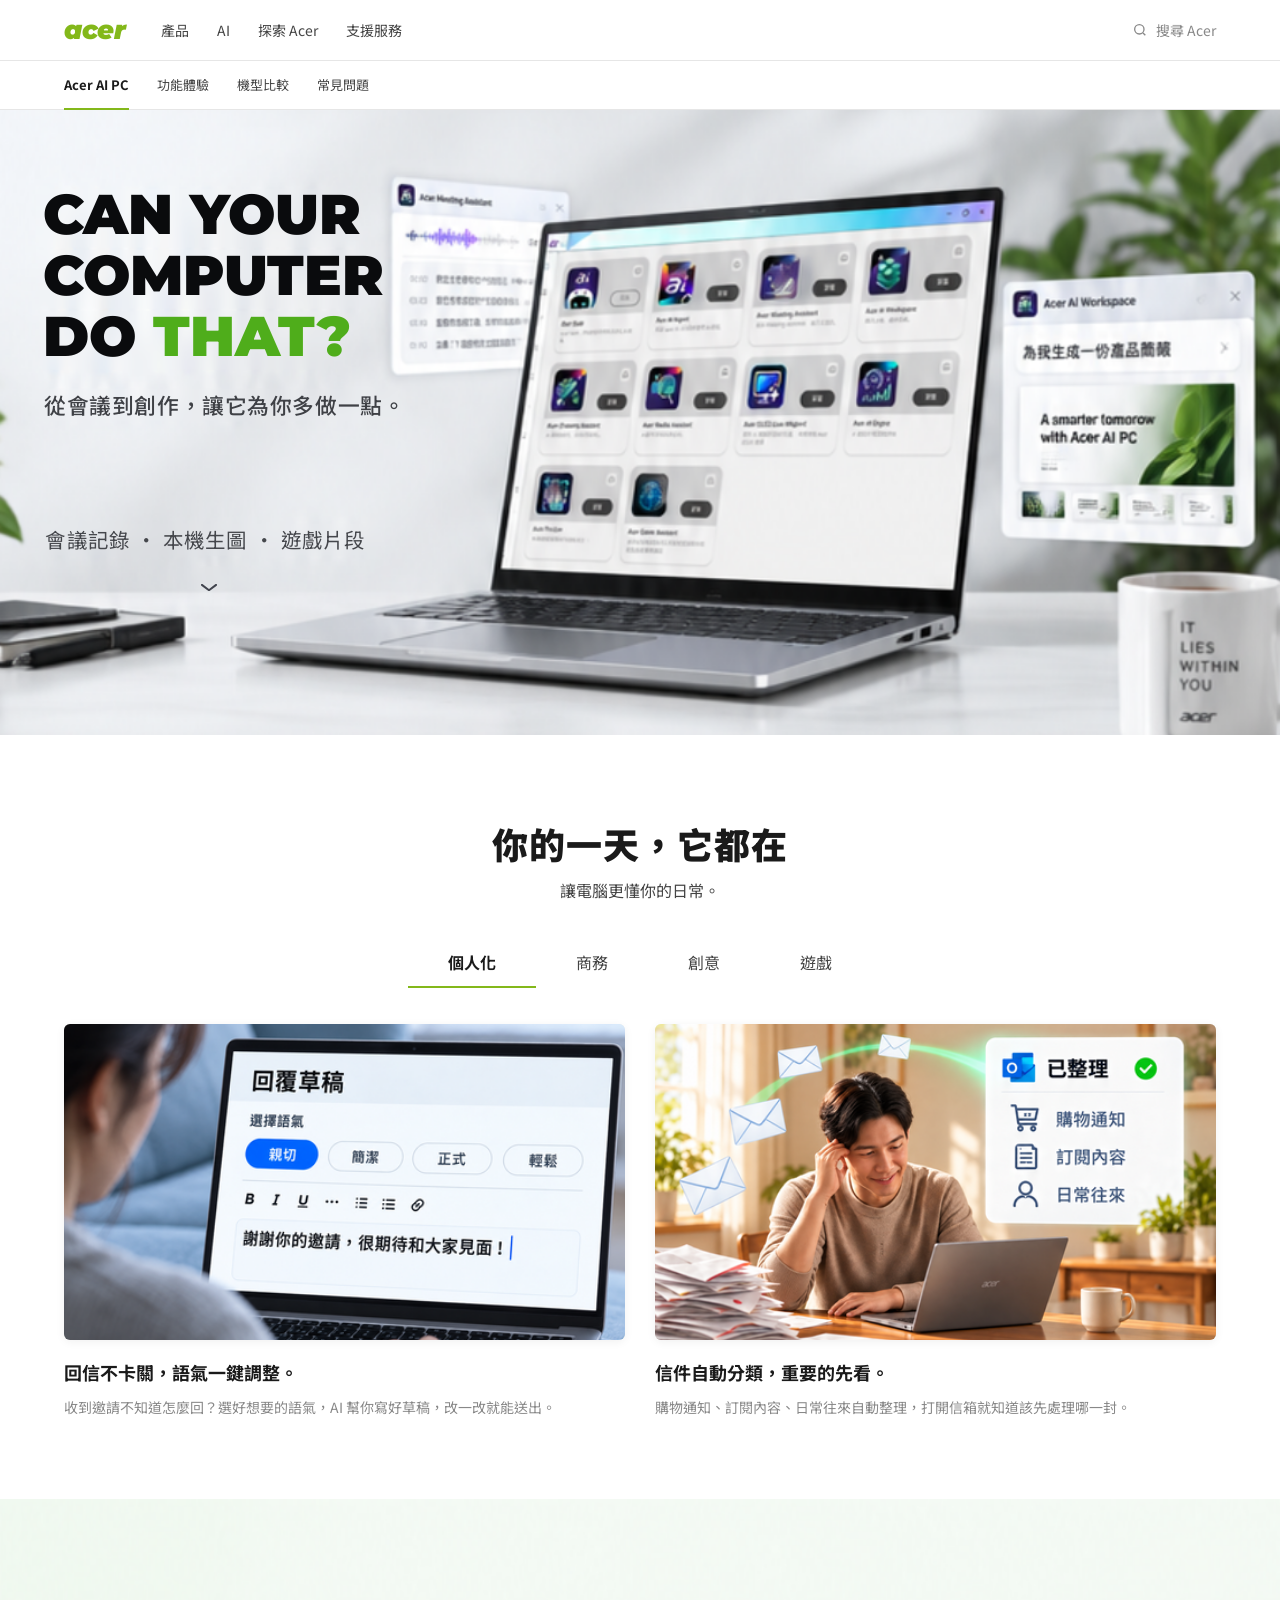
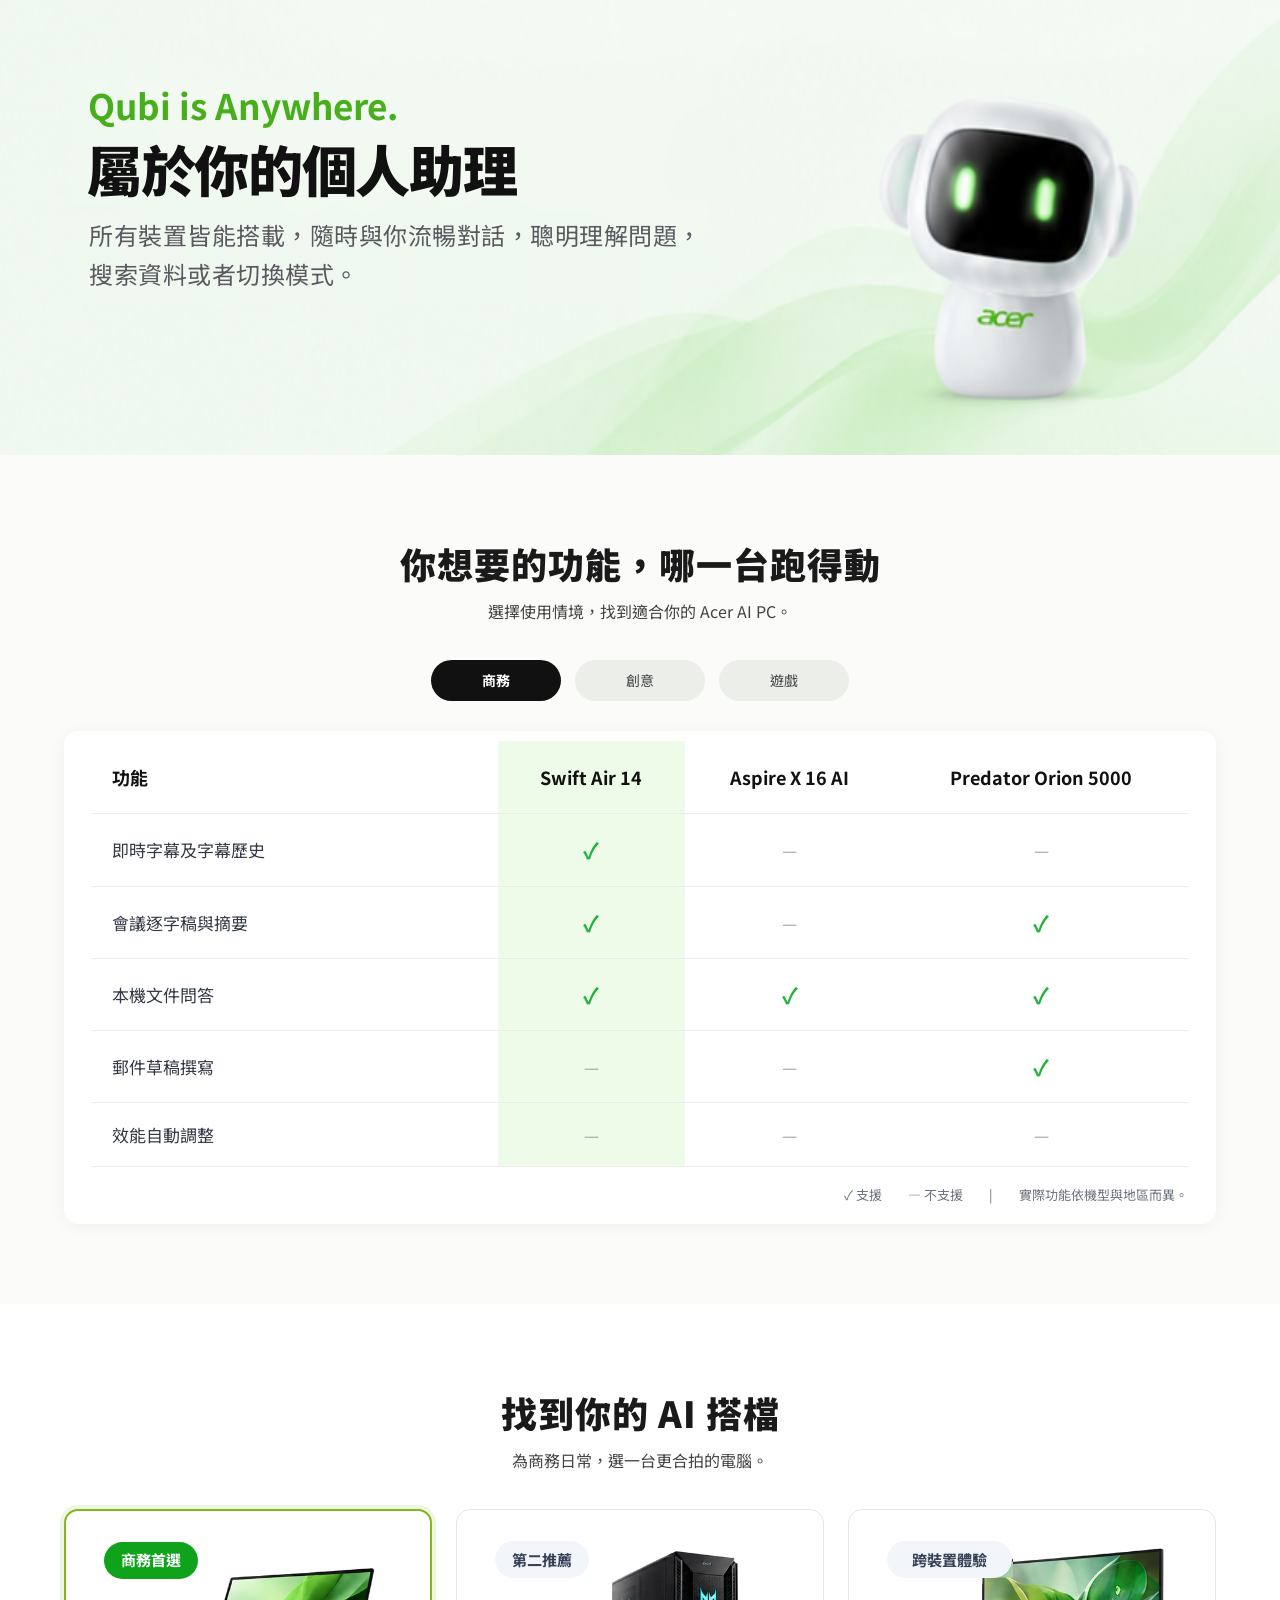
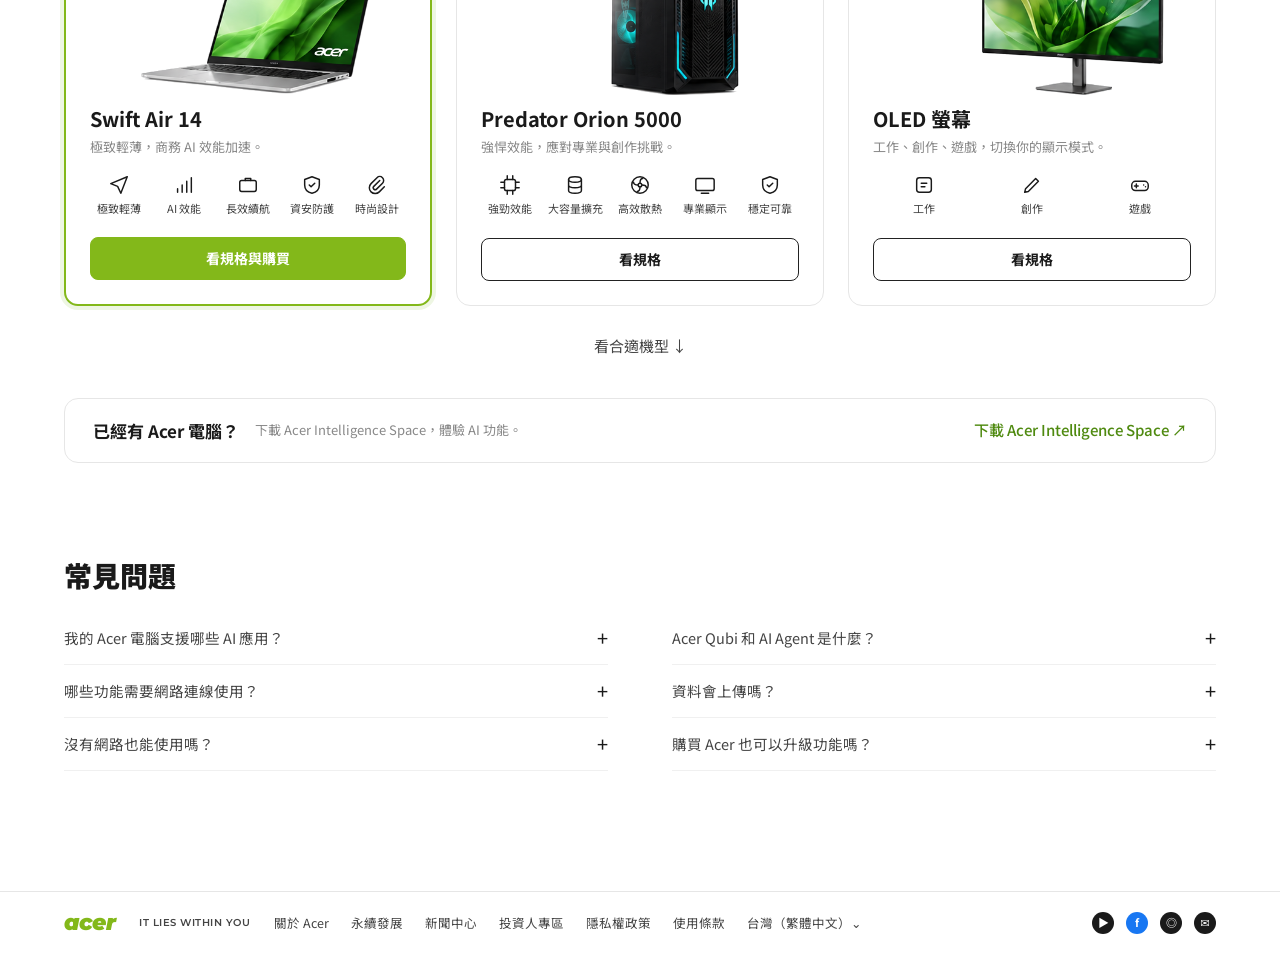
<file: acer-ai-pc-personal.html>
<!doctype html>
<html lang="zh-Hant">
<head>
<meta charset="utf-8">
<meta name="robots" content="noindex, nofollow">
<meta name="viewport" content="width=device-width, initial-scale=1">
<title>Acer AI PC｜個人化</title>
<link rel="preconnect" href="https://fonts.googleapis.com">
<link href="https://fonts.googleapis.com/css2?family=Noto+Sans+TC:wght@400;500;700;900&family=Montserrat:wght@900&display=swap" rel="stylesheet">
<style>
  :root{
    --green:#83b81a; --green-d:#4f8a10; --brand-green:#0ea31b; --check:#22b33a;
    --ink:#1a1a1a; --ink-2:#444; --muted:#888; --line:#e6e6e6; --bg:#fff;
    --radius:14px; --shadow:0 8px 30px rgba(0,0,0,.08);
    --w:1200px;
  }
  *{box-sizing:border-box}
  html{scroll-behavior:smooth}
  body{margin:0;font-family:"Noto Sans TC","PingFang TC","Microsoft JhengHei",system-ui,sans-serif;color:var(--ink);background:var(--bg);font-size:15px;line-height:1.6}
  a{color:inherit;text-decoration:none}
  img{display:block;max-width:100%}
  .wrap{max-width:var(--w);margin:0 auto;padding-inline:24px}
  .logo{font-family:Montserrat,sans-serif;font-weight:900;font-style:italic;color:var(--green);letter-spacing:-.5px;font-size:26px;line-height:1}

  /* Text overlaid on artwork: sizes/positions are in cqw of the image box,
     taken from the Figma frames so both stay in sync. */
  .art{position:relative;container-type:inline-size;overflow:hidden}
  .art > img{width:100%;height:100%;object-fit:cover}
  .ov{position:absolute;margin:0;white-space:pre;line-height:1.448;font-weight:400}

  /* ---------- Header ---------- */
  .topbar{border-bottom:1px solid var(--line);background:#fff;position:sticky;top:0;z-index:20}
  .topbar .wrap{display:flex;align-items:center;height:60px;gap:36px}
  .topbar nav{display:flex;gap:28px;font-size:14px;color:var(--ink-2)}
  .topbar nav a:hover{color:var(--green-d)}
  .search{margin-left:auto;display:flex;align-items:center;gap:8px;color:var(--muted);font-size:14px}
  .subnav{background:#fff;border-bottom:1px solid var(--line)}
  .subnav .wrap{display:flex;align-items:center;gap:28px;height:48px;font-size:13px;color:var(--ink-2)}
  .subnav .brand{font-weight:700;color:var(--ink);position:relative}
  .subnav .brand::after{content:"";position:absolute;left:0;right:0;bottom:-15px;height:2px;background:var(--green)}

  /* ---------- Hero (image 1440×703) ---------- */
  .hero{aspect-ratio:1440/703;background:#eef0ee}
  .hero h1{position:absolute;margin:0;left:3.389cqw;top:5.771cqw;font:900 4.340cqw/4.783cqw Montserrat,sans-serif;color:#0a0b0d;white-space:pre}
  .hero h1 em{font-style:normal;color:#4fad1b}
  .hero .lead{left:3.451cqw;top:21.82cqw;font-size:1.701cqw;letter-spacing:.0444cqw;font-weight:500;color:#3f4146}
  .hero .cats{left:3.549cqw;top:32.40cqw;font-size:1.597cqw;letter-spacing:.0861cqw;color:#45474c}
  .hero .down{position:absolute;left:15.70cqw;top:36.19cqw;width:1.25cqw;animation:bob 2s infinite}
  @keyframes bob{50%{transform:translateY(.4cqw)}}
  @media (prefers-reduced-motion:reduce){.hero .down{animation:none}}

  /* ---------- Section common ---------- */
  section{padding-block:80px}
  .sec-head{text-align:center;margin-bottom:36px}
  .sec-head h2{font-size:36px;font-weight:900;margin:0 0 6px;letter-spacing:1px}
  .sec-head p{margin:0;color:var(--ink-2);font-size:16px}
  .tabs{display:flex;justify-content:center;margin:28px 0 36px}
  .tabs a{padding:10px 40px;font-size:16px;color:var(--ink-2);border-bottom:2px solid transparent}
  .tabs a:hover{color:var(--ink)}
  .tabs a[aria-selected=true]{color:var(--ink);font-weight:700;border-color:var(--green)}

  /* ---------- Day cards ---------- */
  .cards3{display:grid;grid-template-columns:repeat(3,1fr);gap:30px}
  .cards3.cols-2{grid-template-columns:repeat(2,1fr)}
  .scene{border-radius:6px;box-shadow:0 2px 10px rgba(0,0,0,.06);background:#eef2ec}
  .card h3{font-size:18px;margin:18px 0 8px}
  .card p.desc{margin:0;font-size:14px;color:var(--muted);line-height:1.75}

  /* ---------- Qubi (image 1440×625) ---------- */
  .qubi{padding:0;aspect-ratio:1440/625;background:#eef6e8}
  .qubi .k{left:6.875cqw;top:14.16cqw;font-size:2.743cqw;font-weight:700;color:#47ae1c}
  .qubi h2.ov{left:6.785cqw;top:18.00cqw;font-size:4.306cqw;letter-spacing:-.0993cqw;font-weight:900;color:#111}
  .qubi .b{left:6.972cqw;top:24.67cqw;font-size:1.875cqw;letter-spacing:.0389cqw;line-height:3.084cqw;color:#5a5a60}

  /* ---------- Compare ---------- */
  .compare{background:#fbfbfa}
  .pills{display:flex;justify-content:center;gap:14px;margin:26px 0 30px}
  .pills a{min-width:130px;padding:9px 20px;border-radius:999px;background:#eceeea;color:var(--ink-2);font-size:14px;text-align:center}
  .pills a:hover{background:#e2e5e0}
  .pills a[aria-current=true]{background:#111;color:#fff;font-weight:700}
  .table-box{background:#fff;border-radius:var(--radius);box-shadow:0 2px 16px rgba(0,0,0,.05);padding:10px 28px 18px;overflow-x:auto}
  table{width:100%;border-collapse:collapse;min-width:720px;font-size:17px}
  th,td{padding:18px 20px;border-bottom:1px solid #ececec}
  th{font-size:18px;font-weight:700;padding-block:22px;color:#111;text-align:center}
  th:first-child,td:first-child{text-align:left;width:37%}
  td{text-align:center;color:#333a45}
  .hl{background:#eefbe9}
  .ok{color:var(--check);font-weight:700;font-size:22px}
  .na{color:#9aa0a6}
  .legend{text-align:right;font-size:13px;color:#6b7280;margin:18px 0 0}

  /* ---------- Products (device 336×172) ---------- */
  .products .cards3{gap:24px}
  .prod{border:1px solid var(--line);border-radius:var(--radius);padding:24px;background:#fff;display:flex;flex-direction:column;transition:box-shadow .2s}
  .prod:hover{box-shadow:var(--shadow)}
  .prod.featured{border:2px solid var(--green);box-shadow:0 0 0 4px #eef6e3}
  .device{aspect-ratio:336/172;overflow:visible}
  .device > img{position:absolute;left:0;bottom:0;width:100%;height:auto;object-fit:contain}
  .badge{position:absolute;left:4.46cqw;top:2.08cqw;height:11.9cqw;padding-inline:5.36cqw;border-radius:999px;display:flex;align-items:center;justify-content:center;font-size:4.76cqw;font-weight:700;background:#f2f6fa;color:#384158;white-space:nowrap}
  .featured .badge{background:var(--brand-green);color:#fff}
  .badge.cover{min-width:39.3cqw} /* hides the badge baked into the monitor photo */
  .prod h3{font-size:20px;margin:6px 0 2px}
  .prod .desc{margin:0 0 16px;font-size:13px;color:var(--muted)}
  .icons{display:flex;justify-content:space-between;gap:6px;margin-bottom:20px;font-size:11px;color:var(--ink-2);text-align:center}
  .icons div{display:flex;flex-direction:column;align-items:center;gap:4px;flex:1}
  .icons svg{width:22px;height:22px;stroke:var(--ink);fill:none;stroke-width:1.6;stroke-linecap:round;stroke-linejoin:round}
  .btn{margin-top:auto;display:block;text-align:center;padding:9px;border-radius:8px;border:1.5px solid #222;font-weight:700;font-size:14px;transition:.2s}
  .btn:hover{background:#111;color:#fff}
  .featured .btn{background:var(--green);border-color:var(--green);color:#fff}
  .featured .btn:hover{background:var(--green-d);border-color:var(--green-d)}
  .all{display:block;text-align:center;margin-top:28px;font-size:15px;color:var(--ink-2)}
  .owner{margin-top:40px;border:1px solid var(--line);border-radius:var(--radius);padding:18px 28px;display:flex;align-items:center;gap:16px;flex-wrap:wrap;background:#fff}
  .owner strong{font-size:17px}
  .owner span{font-size:13px;color:var(--muted)}
  .owner a{margin-left:auto;color:var(--green-d);font-weight:500}

  /* ---------- FAQ ---------- */
  .faq{padding-top:10px}
  .faq h2{font-size:28px;margin:0 0 14px;font-weight:900}
  .faq-grid{display:grid;grid-template-columns:1fr 1fr;column-gap:64px}
  details{border-bottom:1px solid #f0f0f0}
  summary{list-style:none;display:flex;justify-content:space-between;align-items:center;padding:10px 0;cursor:pointer;color:var(--ink-2);font-size:14.5px}
  summary::-webkit-details-marker{display:none}
  summary::after{content:"+";font-size:20px;color:var(--ink);transition:transform .2s}
  details[open] summary::after{transform:rotate(45deg)}
  details p{margin:0 0 14px;font-size:14px;color:var(--muted)}

  /* ---------- Footer ---------- */
  footer{border-top:1px solid var(--line);padding-block:20px;margin-top:40px}
  footer .wrap{display:flex;align-items:center;gap:24px;flex-wrap:wrap;font-size:12.5px;color:var(--ink-2)}
  footer .tag{font:600 10px Montserrat,sans-serif;color:var(--ink-2);letter-spacing:.5px}
  footer nav{display:flex;gap:22px;flex-wrap:wrap}
  .social{margin-left:auto;display:flex;gap:12px}
  .social span{width:22px;height:22px;border-radius:50%;background:#1a1a1a;color:#fff;display:grid;place-items:center;font-size:11px;font-weight:700}
  .social span.fb{background:#1877f2}

  /* ---------- Responsive ---------- */
  @media (max-width:960px){
    .cards3,.cards3.cols-2{grid-template-columns:1fr;max-width:480px;margin-inline:auto}
    .faq-grid{grid-template-columns:1fr}
    .topbar nav{display:none}
  }
  @media (max-width:760px){
    /* Hero & Qubi: copy moves above the artwork so it stays readable */
    .hero,.qubi{aspect-ratio:auto;display:flex;flex-direction:column;container-type:normal}
    .hero > img{order:2;aspect-ratio:1440/703}
    .qubi > img{order:2;aspect-ratio:1440/625}
    .hero h1,.hero .ov,.qubi .ov{position:static;white-space:normal;padding-inline:16px}
    .hero h1{font-size:36px;line-height:1.1;padding-top:28px}
    .hero .lead{font-size:17px;margin-top:10px}
    .hero .cats{font-size:15px;padding-bottom:16px}
    .hero .down{display:none}
    .qubi .k{font-size:18px;padding-top:32px}
    .qubi h2.ov{font-size:28px}
    .qubi .b{font-size:15px;line-height:1.7;padding-bottom:12px;letter-spacing:0}
    .qubi .b br{display:none}
  }
  @media (max-width:560px){
    .wrap{padding-inline:16px}
    .sec-head h2{font-size:26px}
    .tabs a{padding:10px 16px}
    .pills a{min-width:0;flex:1}
    .subnav .wrap{gap:16px;overflow-x:auto;white-space:nowrap}
    .owner a{margin-left:0}
  }

</style>
</head>
<body>

<header class="topbar">
  <div class="wrap">
    <a href="acer-ai-pc.html" class="logo" aria-label="Acer 首頁">acer</a>
    <nav><a href="#">產品</a><a href="#">AI</a><a href="#">探索 Acer</a><a href="#">支援服務</a></nav>
    <label class="search">
      <svg width="16" height="16" viewBox="0 0 24 24" fill="none" stroke="currentColor" stroke-width="2"><circle cx="11" cy="11" r="7"/><path d="m20 20-3.5-3.5"/></svg>
      搜尋 Acer
    </label>
  </div>
</header>
<div class="subnav">
  <div class="wrap">
    <a class="brand" href="acer-ai-pc.html">Acer AI PC</a>
    <a href="#day">功能體驗</a><a href="#compare">機型比較</a><a href="#faq">常見問題</a>
  </div>
</div>

<section class="hero art" style="padding:0">
  <img src="images/hero.png" alt="桌上的 Acer 筆電開啟 AI 應用程式，旁邊浮著 Acer Meeting Assistant 與 Acer AI Workspace 視窗">
  <h1>CAN YOUR
COMPUTER
DO <em>THAT?</em></h1>
  <p class="ov lead">從會議到創作，讓它為你多做一點。</p>
  <p class="ov cats">會議記錄 · 本機生圖 · 遊戲片段</p>
  <a href="#day" class="down" aria-label="向下捲動">
    <svg viewBox="0 0 18 8" fill="none" stroke="#41444e" stroke-width="2.2" stroke-linecap="round" stroke-linejoin="round"><path d="M1 1l8 6 8-6"/></svg>
  </a>
</section>

<section id="day">
  <div class="wrap">
    <div class="sec-head">
      <h2>你的一天，它都在</h2>
      <p>讓電腦更懂你的日常。</p>
    </div>
    <nav class="tabs" role="tablist" aria-label="使用情境">
      <a role="tab" href="acer-ai-pc-personal.html#day" aria-selected="true" aria-current="page">個人化</a>
      <a role="tab" href="acer-ai-pc.html#day" aria-selected="false">商務</a>
      <a role="tab" href="acer-ai-pc-creative.html#day" aria-selected="false">創意</a>
      <a role="tab" href="acer-ai-pc-gaming.html#day" aria-selected="false">遊戲</a>
    </nav>
    <div class="cards3 cols-2">
      <article class="card">
        <div class="scene art" style="aspect-ratio:585/330">
          <img src="images/personal-1-v2.png" alt="在筆電上撰寫回覆草稿" style="object-position:50% 30%">
          
        </div>
        <h3>回信不卡關，語氣一鍵調整。</h3>
        <p class="desc">收到邀請不知道怎麼回？選好想要的語氣，AI 幫你寫好草稿，改一改就能送出。</p>
      </article>
      <article class="card">
        <div class="scene art" style="aspect-ratio:585/330">
          <img src="images/personal-2-v2.png" alt="信件自動分類完成的畫面" style="object-position:50% 30%">
          
        </div>
        <h3>信件自動分類，重要的先看。</h3>
        <p class="desc">購物通知、訂閱內容、日常往來自動整理，打開信箱就知道該先處理哪一封。</p>
      </article>
    </div>
  </div>
</section>

<section class="qubi art">
  <img src="images/qubi.png" alt="Acer Qubi 機器人助理">
  <p class="ov k">Qubi is Anywhere.</p>
  <h2 class="ov">屬於你的個人助理</h2>
  <p class="ov b">所有裝置皆能搭載，隨時與你流暢對話，聰明理解問題，<br>搜索資料或者切換模式。</p>
</section>

<section class="compare" id="compare">
  <div class="wrap">
    <div class="sec-head">
      <h2>你想要的功能，哪一台跑得動</h2>
      <p>選擇使用情境，找到適合你的 Acer AI PC。</p>
    </div>
    <nav class="pills" aria-label="比較情境"><a href="acer-ai-pc.html#compare" aria-current="true">商務</a><a href="acer-ai-pc-creative.html#compare" aria-current="false">創意</a><a href="acer-ai-pc-gaming.html#compare" aria-current="false">遊戲</a></nav>
    <div class="table-box">
      <table>
        <thead><tr><th>功能</th><th class="hl">Swift Air 14</th><th>Aspire X 16 AI</th><th>Predator Orion 5000</th></tr></thead>
        <tbody>
          <tr><td>即時字幕及字幕歷史</td><td class="hl"><span class="ok">✓</span></td><td><span class="na">—</span></td><td><span class="na">—</span></td></tr>
          <tr><td>會議逐字稿與摘要</td><td class="hl"><span class="ok">✓</span></td><td><span class="na">—</span></td><td><span class="ok">✓</span></td></tr>
          <tr><td>本機文件問答</td><td class="hl"><span class="ok">✓</span></td><td><span class="ok">✓</span></td><td><span class="ok">✓</span></td></tr>
          <tr><td>郵件草稿撰寫</td><td class="hl"><span class="na">—</span></td><td><span class="na">—</span></td><td><span class="ok">✓</span></td></tr>
          <tr><td>效能自動調整</td><td class="hl"><span class="na">—</span></td><td><span class="na">—</span></td><td><span class="na">—</span></td></tr>
        </tbody>
      </table>
      <p class="legend">✓ 支援　　— 不支援　　|　　實際功能依機型與地區而異。</p>
    </div>
  </div>
</section>

<section class="products">
  <div class="wrap">
    <div class="sec-head">
      <h2>找到你的 AI 搭檔</h2>
      <p>為商務日常，選一台更合拍的電腦。</p>
    </div>
    <div class="cards3">
      <article class="prod featured">
        <div class="device art">
          <img src="images/product-swift.png" alt="Swift Air 14 筆電">
          <span class="badge">商務首選</span>
        </div>
        <h3>Swift Air 14</h3>
        <p class="desc">極致輕薄，商務 AI 效能加速。</p>
        <div class="icons">
          <div><svg viewBox="0 0 24 24" aria-hidden="true"><path d="M21 3 3 10.5l7.5 3L14 21z"/></svg>極致輕薄</div>
          <div><svg viewBox="0 0 24 24" aria-hidden="true"><path d="M5 20v-4M10 20v-8M15 20V8M20 20V4"/></svg>AI 效能</div>
          <div><svg viewBox="0 0 24 24" aria-hidden="true"><rect x="3" y="7" width="18" height="12" rx="2"/><path d="M9 7V5h6v2"/></svg>長效續航</div>
          <div><svg viewBox="0 0 24 24" aria-hidden="true"><path d="M12 3 4 6v6c0 5 3.5 8 8 9 4.5-1 8-4 8-9V6z"/><path d="m9 12 2 2 4-4"/></svg>資安防護</div>
          <div><svg viewBox="0 0 24 24" aria-hidden="true"><path d="m15 7-6.5 6.5a2 2 0 0 0 3 3L18 10a4 4 0 0 0-6-6l-6.5 6.5a6 6 0 0 0 9 9L20 14"/></svg>時尚設計</div>
        </div>
        <a href="#" class="btn">看規格與購買</a>
      </article>
      <article class="prod">
        <div class="device art">
          <img src="images/product-predator.png" alt="Predator Orion 5000 桌機">
          <span class="badge">第二推薦</span>
        </div>
        <h3>Predator Orion 5000</h3>
        <p class="desc">強悍效能，應對專業與創作挑戰。</p>
        <div class="icons">
          <div><svg viewBox="0 0 24 24" aria-hidden="true"><rect x="6" y="6" width="12" height="12" rx="2"/><path d="M9 2v4M15 2v4M9 18v4M15 18v4M2 9h4M2 15h4M18 9h4M18 15h4"/></svg>強勁效能</div>
          <div><svg viewBox="0 0 24 24" aria-hidden="true"><ellipse cx="12" cy="6" rx="7" ry="3"/><path d="M5 6v12c0 1.7 3.1 3 7 3s7-1.3 7-3V6M5 12c0 1.7 3.1 3 7 3s7-1.3 7-3"/></svg>大容量擴充</div>
          <div><svg viewBox="0 0 24 24" aria-hidden="true"><circle cx="12" cy="12" r="9"/><circle cx="12" cy="12" r="2"/><path d="M12 10c0-3 1-5 3-5M14 12c3 0 5 1 5 3M12 14c0 3-1 5-3 5M10 12c-3 0-5-1-5-3"/></svg>高效散熱</div>
          <div><svg viewBox="0 0 24 24" aria-hidden="true"><rect x="2" y="5" width="20" height="13" rx="2"/><path d="M8 21h8"/></svg>專業顯示</div>
          <div><svg viewBox="0 0 24 24" aria-hidden="true"><path d="M12 3 4 6v6c0 5 3.5 8 8 9 4.5-1 8-4 8-9V6z"/><path d="m9 12 2 2 4-4"/></svg>穩定可靠</div>
        </div>
        <a href="#" class="btn">看規格</a>
      </article>
      <article class="prod">
        <div class="device art">
          <img src="images/product-oled.png" alt="Acer OLED 螢幕">
          <span class="badge cover">跨裝置體驗</span>
        </div>
        <h3>OLED 螢幕</h3>
        <p class="desc">工作、創作、遊戲，切換你的顯示模式。</p>
        <div class="icons">
          <div><svg viewBox="0 0 24 24" aria-hidden="true"><rect x="4" y="4" width="16" height="16" rx="3"/><path d="M9 10h6M9 14h4"/></svg>工作</div>
          <div><svg viewBox="0 0 24 24" aria-hidden="true"><path d="M4 20l4-1L19 8l-3-3L5 16z"/></svg>創作</div>
          <div><svg viewBox="0 0 24 24" aria-hidden="true"><rect x="3" y="8" width="18" height="10" rx="4"/><path d="M8 11v4M6 13h4M16 12h.01M18 14h.01"/></svg>遊戲</div>
        </div>
        <a href="#" class="btn">看規格</a>
      </article>
    </div>
    <a href="#" class="all">看合適機型 ↓</a>

    <div class="owner">
      <strong>已經有 Acer 電腦？</strong>
      <span>下載 Acer Intelligence Space，體驗 AI 功能。</span>
      <a href="#">下載 Acer Intelligence Space ↗</a>
    </div>
  </div>
</section>

<section class="faq" id="faq">
  <div class="wrap">
    <h2>常見問題</h2>
    <div class="faq-grid">
      <div>
        <details><summary>我的 Acer 電腦支援哪些 AI 應用？</summary><p>支援的功能依機型、處理器與作業系統版本而定，可參考上方機型比較表。</p></details>
        <details><summary>哪些功能需要網路連線使用？</summary><p>本機運算的功能可離線運作；雲端功能需要連線。</p></details>
        <details><summary>沒有網路也能使用嗎？</summary><p>本機文件問答等本機功能，無需網路即可使用。</p></details>
      </div>
      <div>
        <details><summary>Acer Qubi 和 AI Agent 是什麼？</summary><p>Qubi 是 Acer 的個人助理，可跨裝置與你對話、理解問題並協助完成任務。</p></details>
        <details><summary>資料會上傳嗎？</summary><p>本機功能的資料保留在你的電腦上，不會上傳至雲端。</p></details>
        <details><summary>購買 Acer 也可以升級功能嗎？</summary><p>透過 Acer Intelligence Space 可取得功能更新與新應用。</p></details>
      </div>
    </div>
  </div>
</section>

<footer>
  <div class="wrap">
    <span class="logo" style="font-size:22px">acer</span><span class="tag">IT LIES WITHIN YOU</span>
    <nav><a href="#">關於 Acer</a><a href="#">永續發展</a><a href="#">新聞中心</a><a href="#">投資人專區</a><a href="#">隱私權政策</a><a href="#">使用條款</a><a href="#">台灣（繁體中文）⌄</a></nav>
    <div class="social"><span>▶</span><span class="fb">f</span><span>◎</span><span>✉</span></div>
  </div>
</footer>
</body>
</html>
</file>
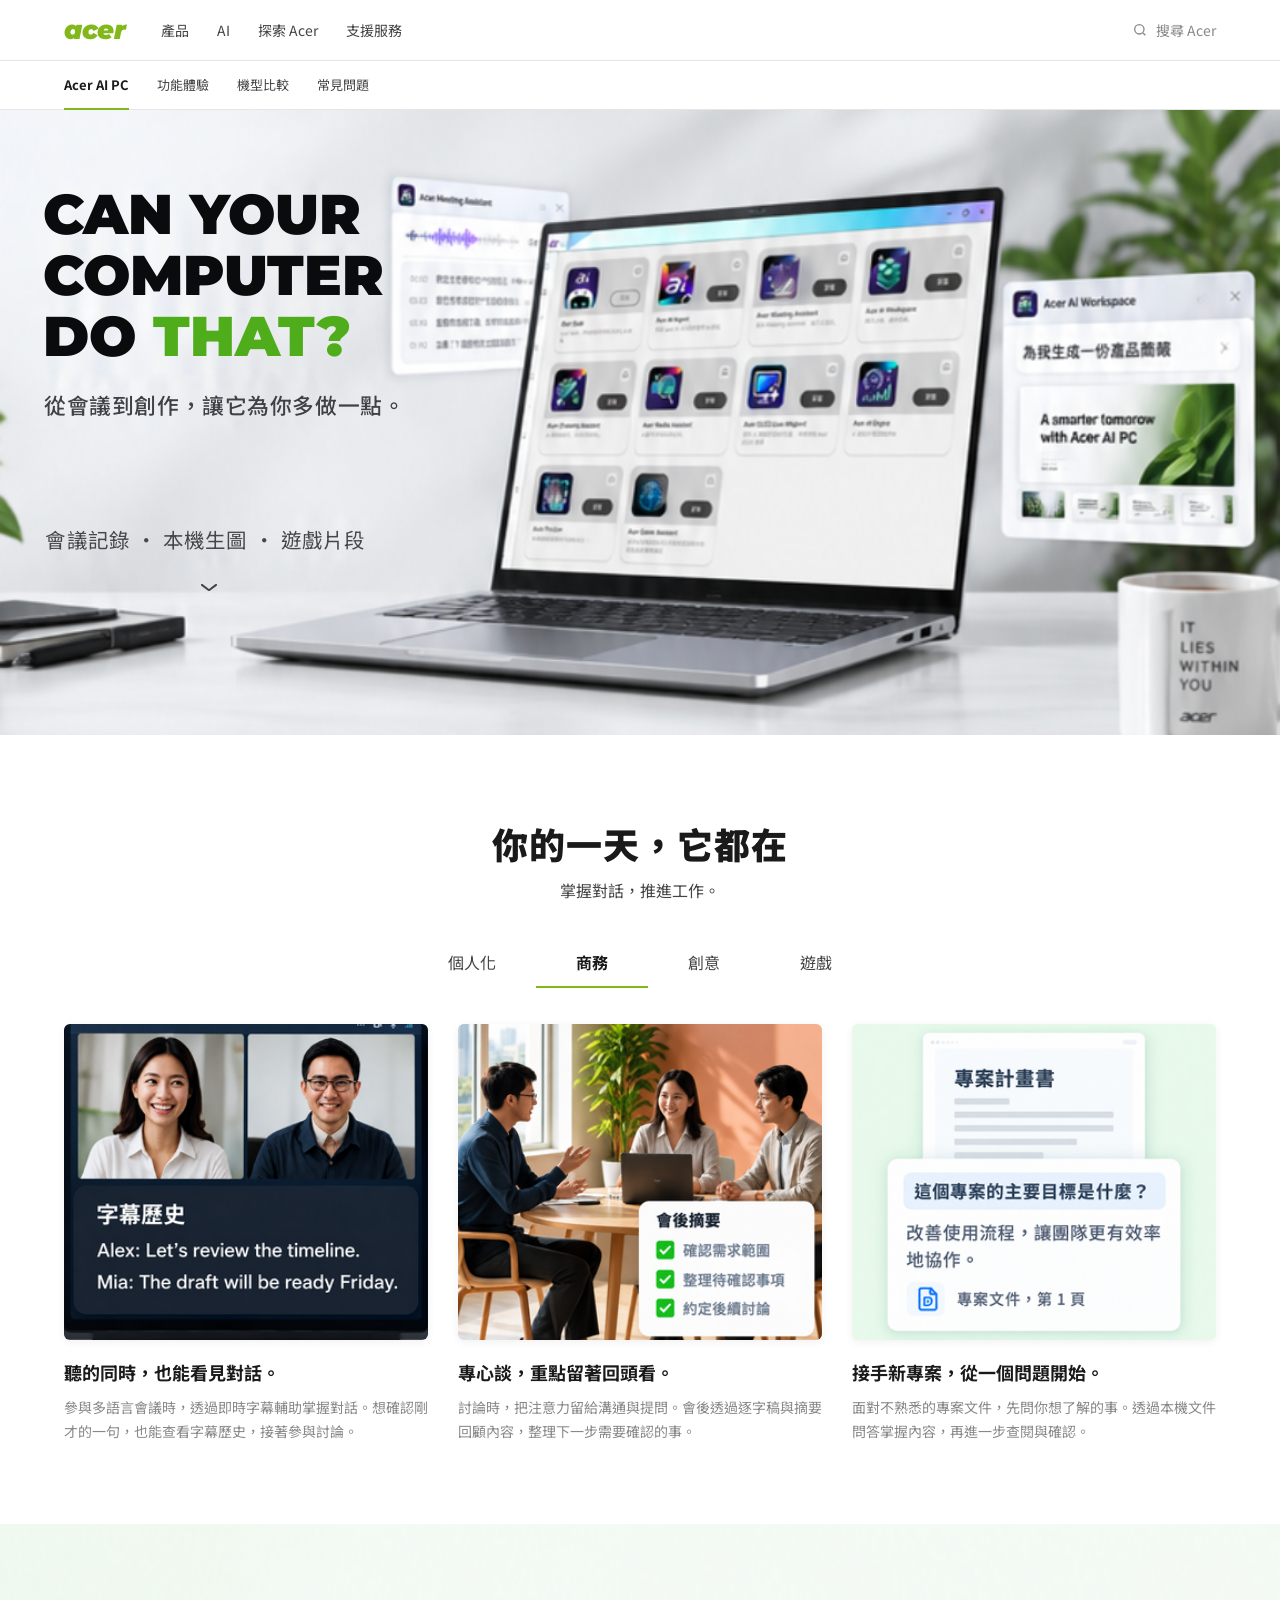
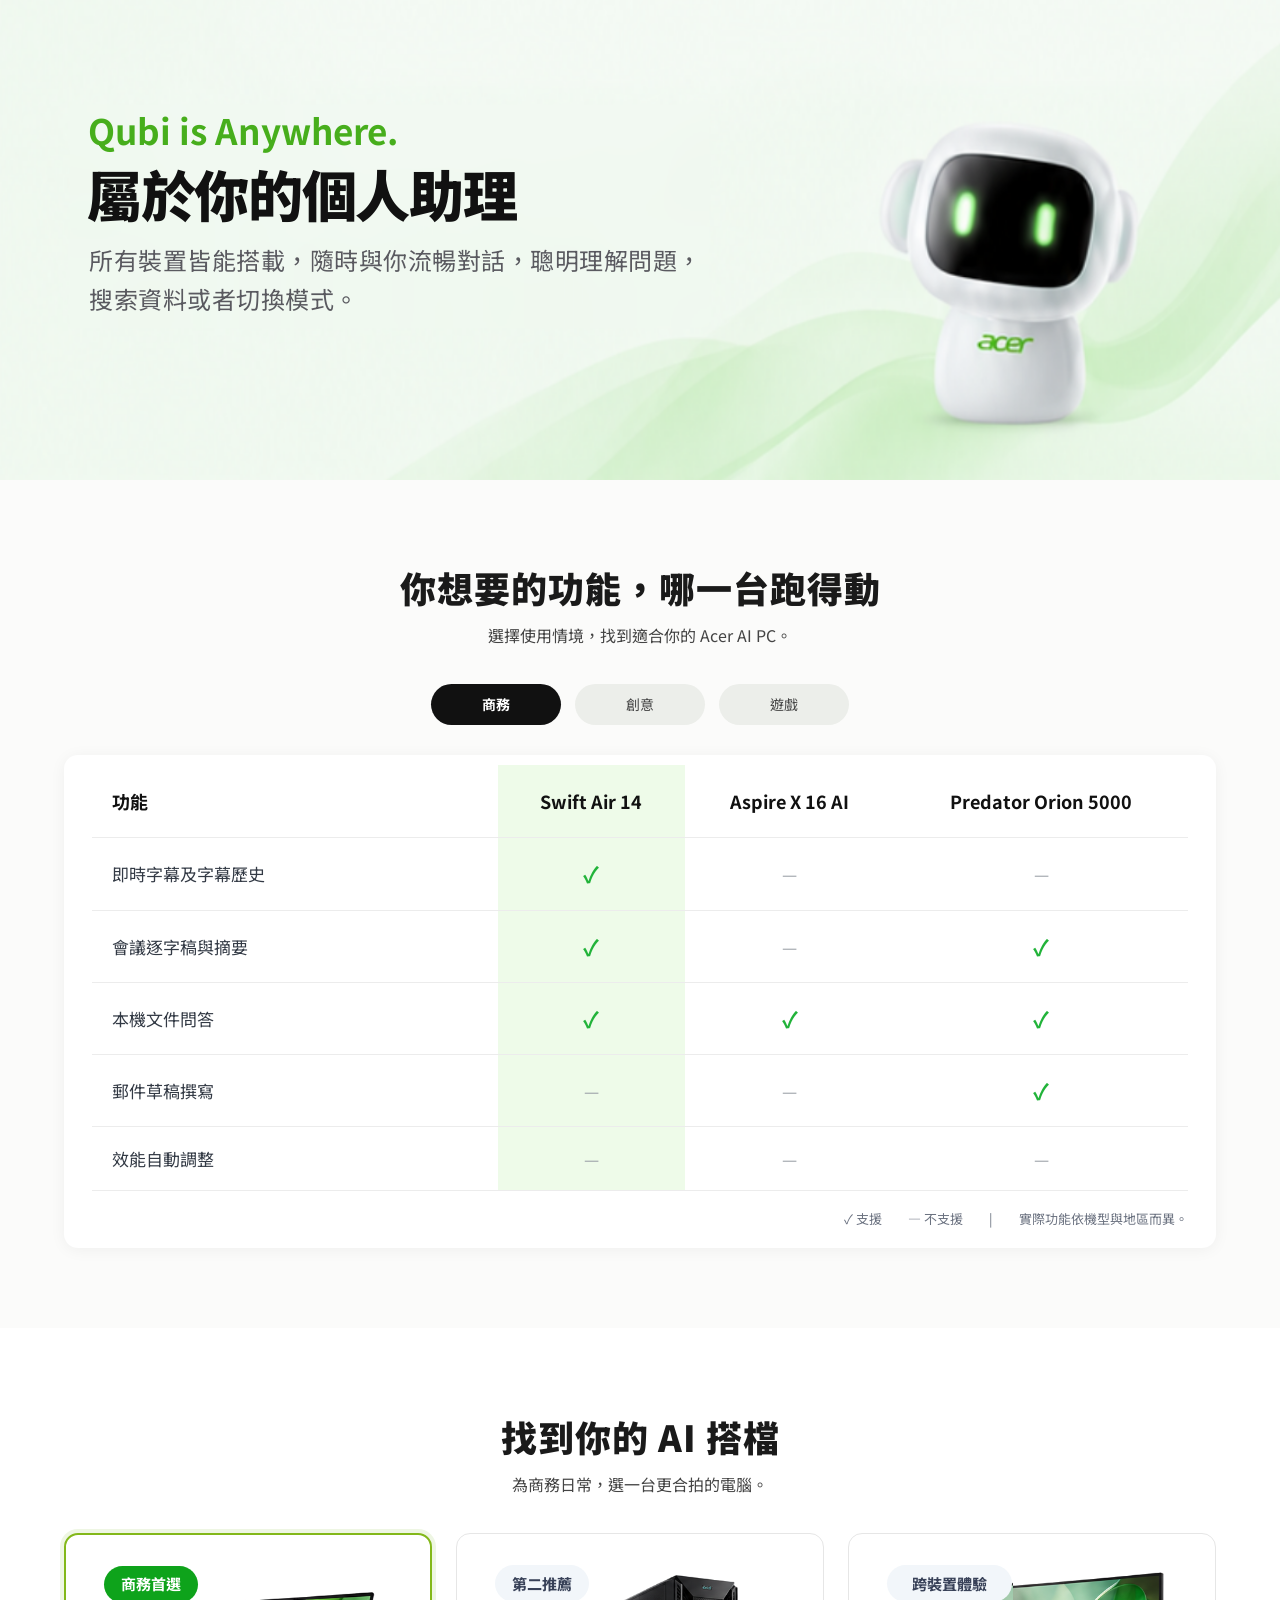
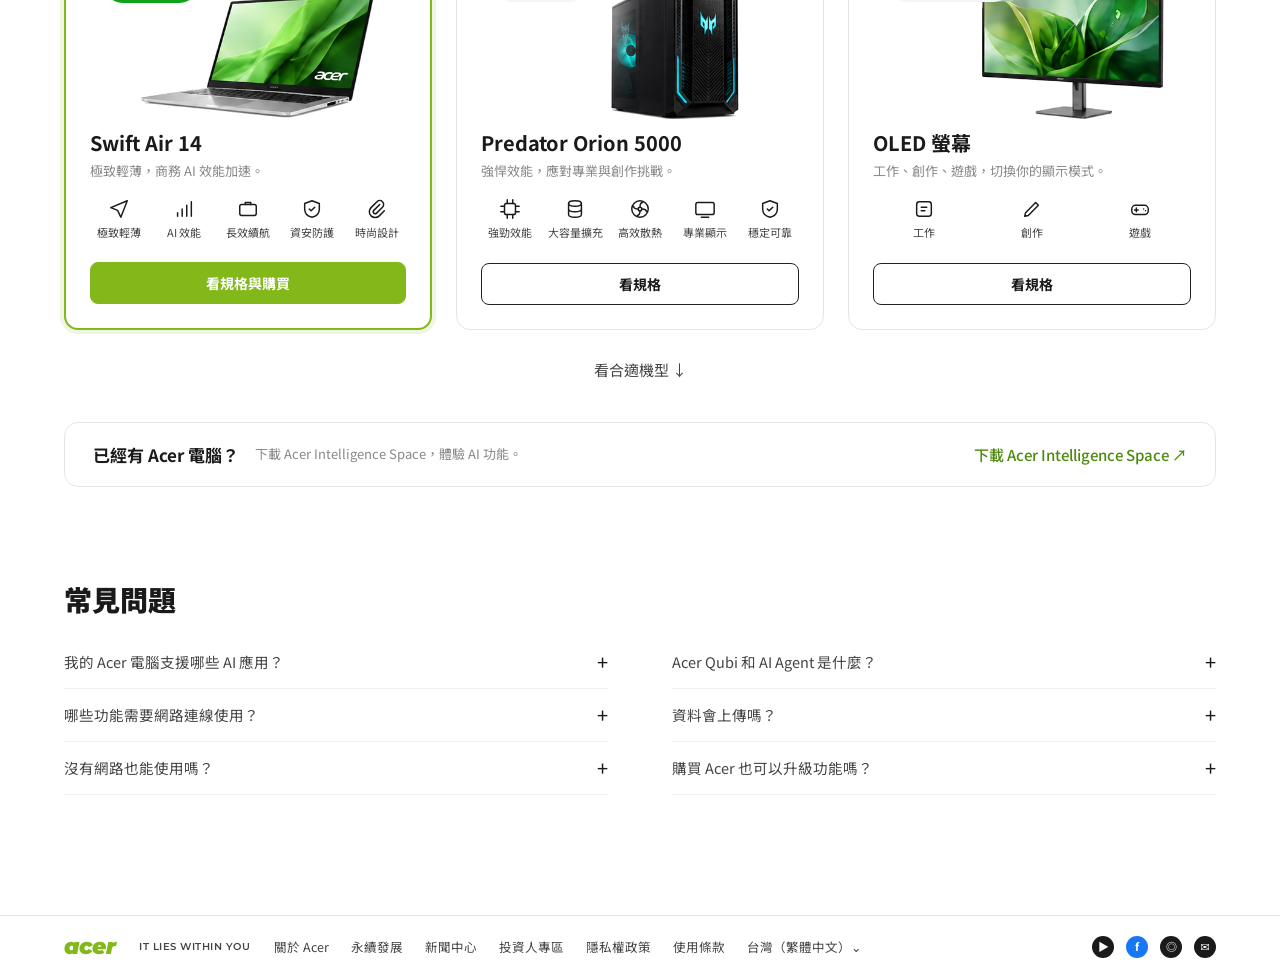
<file: acer-ai-pc.html>
<!doctype html>
<html lang="zh-Hant">
<head>
<meta charset="utf-8">
<meta name="robots" content="noindex, nofollow">
<meta name="viewport" content="width=device-width, initial-scale=1">
<title>Acer AI PC｜商務</title>
<link rel="preconnect" href="https://fonts.googleapis.com">
<link href="https://fonts.googleapis.com/css2?family=Noto+Sans+TC:wght@400;500;700;900&family=Montserrat:wght@900&display=swap" rel="stylesheet">
<style>
  :root{
    --green:#83b81a; --green-d:#4f8a10; --brand-green:#0ea31b; --check:#22b33a;
    --ink:#1a1a1a; --ink-2:#444; --muted:#888; --line:#e6e6e6; --bg:#fff;
    --radius:14px; --shadow:0 8px 30px rgba(0,0,0,.08);
    --w:1200px;
  }
  *{box-sizing:border-box}
  html{scroll-behavior:smooth}
  body{margin:0;font-family:"Noto Sans TC","PingFang TC","Microsoft JhengHei",system-ui,sans-serif;color:var(--ink);background:var(--bg);font-size:15px;line-height:1.6}
  a{color:inherit;text-decoration:none}
  img{display:block;max-width:100%}
  .wrap{max-width:var(--w);margin:0 auto;padding-inline:24px}
  .logo{font-family:Montserrat,sans-serif;font-weight:900;font-style:italic;color:var(--green);letter-spacing:-.5px;font-size:26px;line-height:1}

  /* Text overlaid on artwork: sizes/positions are in cqw of the image box,
     taken from the Figma frames so both stay in sync. */
  .art{position:relative;container-type:inline-size;overflow:hidden}
  .art > img{width:100%;height:100%;object-fit:cover}
  .ov{position:absolute;margin:0;white-space:pre;line-height:1.448;font-weight:400}

  /* ---------- Header ---------- */
  .topbar{border-bottom:1px solid var(--line);background:#fff;position:sticky;top:0;z-index:20}
  .topbar .wrap{display:flex;align-items:center;height:60px;gap:36px}
  .topbar nav{display:flex;gap:28px;font-size:14px;color:var(--ink-2)}
  .topbar nav a:hover{color:var(--green-d)}
  .search{margin-left:auto;display:flex;align-items:center;gap:8px;color:var(--muted);font-size:14px}
  .subnav{background:#fff;border-bottom:1px solid var(--line)}
  .subnav .wrap{display:flex;align-items:center;gap:28px;height:48px;font-size:13px;color:var(--ink-2)}
  .subnav .brand{font-weight:700;color:var(--ink);position:relative}
  .subnav .brand::after{content:"";position:absolute;left:0;right:0;bottom:-15px;height:2px;background:var(--green)}

  /* ---------- Hero (image 1440×703) ---------- */
  .hero{aspect-ratio:1440/703;background:#eef0ee}
  .hero h1{position:absolute;margin:0;left:3.389cqw;top:5.771cqw;font:900 4.340cqw/4.783cqw Montserrat,sans-serif;color:#0a0b0d;white-space:pre}
  .hero h1 em{font-style:normal;color:#4fad1b}
  .hero .lead{left:3.451cqw;top:21.82cqw;font-size:1.701cqw;letter-spacing:.0444cqw;font-weight:500;color:#3f4146}
  .hero .cats{left:3.549cqw;top:32.40cqw;font-size:1.597cqw;letter-spacing:.0861cqw;color:#45474c}
  .hero .down{position:absolute;left:15.70cqw;top:36.19cqw;width:1.25cqw;animation:bob 2s infinite}
  @keyframes bob{50%{transform:translateY(.4cqw)}}
  @media (prefers-reduced-motion:reduce){.hero .down{animation:none}}

  /* ---------- Section common ---------- */
  section{padding-block:80px}
  .sec-head{text-align:center;margin-bottom:36px}
  .sec-head h2{font-size:36px;font-weight:900;margin:0 0 6px;letter-spacing:1px}
  .sec-head p{margin:0;color:var(--ink-2);font-size:16px}
  .tabs{display:flex;justify-content:center;margin:28px 0 36px}
  .tabs a{padding:10px 40px;font-size:16px;color:var(--ink-2);border-bottom:2px solid transparent}
  .tabs a:hover{color:var(--ink)}
  .tabs a[aria-selected=true]{color:var(--ink);font-weight:700;border-color:var(--green)}

  /* ---------- Day cards ---------- */
  .cards3{display:grid;grid-template-columns:repeat(3,1fr);gap:30px}
  .cards3.cols-2{grid-template-columns:repeat(2,1fr)}
  .scene{border-radius:6px;box-shadow:0 2px 10px rgba(0,0,0,.06);background:#eef2ec}
  .card h3{font-size:18px;margin:18px 0 8px}
  .card p.desc{margin:0;font-size:14px;color:var(--muted);line-height:1.75}

  /* ---------- Qubi (image 1440×625) ---------- */
  .qubi{padding:0;aspect-ratio:1440/625;background:#eef6e8}
  .qubi .k{left:6.875cqw;top:14.16cqw;font-size:2.743cqw;font-weight:700;color:#47ae1c}
  .qubi h2.ov{left:6.785cqw;top:18.00cqw;font-size:4.306cqw;letter-spacing:-.0993cqw;font-weight:900;color:#111}
  .qubi .b{left:6.972cqw;top:24.67cqw;font-size:1.875cqw;letter-spacing:.0389cqw;line-height:3.084cqw;color:#5a5a60}

  /* ---------- Compare ---------- */
  .compare{background:#fbfbfa}
  .pills{display:flex;justify-content:center;gap:14px;margin:26px 0 30px}
  .pills a{min-width:130px;padding:9px 20px;border-radius:999px;background:#eceeea;color:var(--ink-2);font-size:14px;text-align:center}
  .pills a:hover{background:#e2e5e0}
  .pills a[aria-current=true]{background:#111;color:#fff;font-weight:700}
  .table-box{background:#fff;border-radius:var(--radius);box-shadow:0 2px 16px rgba(0,0,0,.05);padding:10px 28px 18px;overflow-x:auto}
  table{width:100%;border-collapse:collapse;min-width:720px;font-size:17px}
  th,td{padding:18px 20px;border-bottom:1px solid #ececec}
  th{font-size:18px;font-weight:700;padding-block:22px;color:#111;text-align:center}
  th:first-child,td:first-child{text-align:left;width:37%}
  td{text-align:center;color:#333a45}
  .hl{background:#eefbe9}
  .ok{color:var(--check);font-weight:700;font-size:22px}
  .na{color:#9aa0a6}
  .legend{text-align:right;font-size:13px;color:#6b7280;margin:18px 0 0}

  /* ---------- Products (device 336×172) ---------- */
  .products .cards3{gap:24px}
  .prod{border:1px solid var(--line);border-radius:var(--radius);padding:24px;background:#fff;display:flex;flex-direction:column;transition:box-shadow .2s}
  .prod:hover{box-shadow:var(--shadow)}
  .prod.featured{border:2px solid var(--green);box-shadow:0 0 0 4px #eef6e3}
  .device{aspect-ratio:336/172;overflow:visible}
  .device > img{position:absolute;left:0;bottom:0;width:100%;height:auto;object-fit:contain}
  .badge{position:absolute;left:4.46cqw;top:2.08cqw;height:11.9cqw;padding-inline:5.36cqw;border-radius:999px;display:flex;align-items:center;justify-content:center;font-size:4.76cqw;font-weight:700;background:#f2f6fa;color:#384158;white-space:nowrap}
  .featured .badge{background:var(--brand-green);color:#fff}
  .badge.cover{min-width:39.3cqw} /* hides the badge baked into the monitor photo */
  .prod h3{font-size:20px;margin:6px 0 2px}
  .prod .desc{margin:0 0 16px;font-size:13px;color:var(--muted)}
  .icons{display:flex;justify-content:space-between;gap:6px;margin-bottom:20px;font-size:11px;color:var(--ink-2);text-align:center}
  .icons div{display:flex;flex-direction:column;align-items:center;gap:4px;flex:1}
  .icons svg{width:22px;height:22px;stroke:var(--ink);fill:none;stroke-width:1.6;stroke-linecap:round;stroke-linejoin:round}
  .btn{margin-top:auto;display:block;text-align:center;padding:9px;border-radius:8px;border:1.5px solid #222;font-weight:700;font-size:14px;transition:.2s}
  .btn:hover{background:#111;color:#fff}
  .featured .btn{background:var(--green);border-color:var(--green);color:#fff}
  .featured .btn:hover{background:var(--green-d);border-color:var(--green-d)}
  .all{display:block;text-align:center;margin-top:28px;font-size:15px;color:var(--ink-2)}
  .owner{margin-top:40px;border:1px solid var(--line);border-radius:var(--radius);padding:18px 28px;display:flex;align-items:center;gap:16px;flex-wrap:wrap;background:#fff}
  .owner strong{font-size:17px}
  .owner span{font-size:13px;color:var(--muted)}
  .owner a{margin-left:auto;color:var(--green-d);font-weight:500}

  /* ---------- FAQ ---------- */
  .faq{padding-top:10px}
  .faq h2{font-size:28px;margin:0 0 14px;font-weight:900}
  .faq-grid{display:grid;grid-template-columns:1fr 1fr;column-gap:64px}
  details{border-bottom:1px solid #f0f0f0}
  summary{list-style:none;display:flex;justify-content:space-between;align-items:center;padding:10px 0;cursor:pointer;color:var(--ink-2);font-size:14.5px}
  summary::-webkit-details-marker{display:none}
  summary::after{content:"+";font-size:20px;color:var(--ink);transition:transform .2s}
  details[open] summary::after{transform:rotate(45deg)}
  details p{margin:0 0 14px;font-size:14px;color:var(--muted)}

  /* ---------- Footer ---------- */
  footer{border-top:1px solid var(--line);padding-block:20px;margin-top:40px}
  footer .wrap{display:flex;align-items:center;gap:24px;flex-wrap:wrap;font-size:12.5px;color:var(--ink-2)}
  footer .tag{font:600 10px Montserrat,sans-serif;color:var(--ink-2);letter-spacing:.5px}
  footer nav{display:flex;gap:22px;flex-wrap:wrap}
  .social{margin-left:auto;display:flex;gap:12px}
  .social span{width:22px;height:22px;border-radius:50%;background:#1a1a1a;color:#fff;display:grid;place-items:center;font-size:11px;font-weight:700}
  .social span.fb{background:#1877f2}

  /* ---------- Responsive ---------- */
  @media (max-width:960px){
    .cards3,.cards3.cols-2{grid-template-columns:1fr;max-width:480px;margin-inline:auto}
    .faq-grid{grid-template-columns:1fr}
    .topbar nav{display:none}
  }
  @media (max-width:760px){
    /* Hero & Qubi: copy moves above the artwork so it stays readable */
    .hero,.qubi{aspect-ratio:auto;display:flex;flex-direction:column;container-type:normal}
    .hero > img{order:2;aspect-ratio:1440/703}
    .qubi > img{order:2;aspect-ratio:1440/625}
    .hero h1,.hero .ov,.qubi .ov{position:static;white-space:normal;padding-inline:16px}
    .hero h1{font-size:36px;line-height:1.1;padding-top:28px}
    .hero .lead{font-size:17px;margin-top:10px}
    .hero .cats{font-size:15px;padding-bottom:16px}
    .hero .down{display:none}
    .qubi .k{font-size:18px;padding-top:32px}
    .qubi h2.ov{font-size:28px}
    .qubi .b{font-size:15px;line-height:1.7;padding-bottom:12px;letter-spacing:0}
    .qubi .b br{display:none}
  }
  @media (max-width:560px){
    .wrap{padding-inline:16px}
    .sec-head h2{font-size:26px}
    .tabs a{padding:10px 16px}
    .pills a{min-width:0;flex:1}
    .subnav .wrap{gap:16px;overflow-x:auto;white-space:nowrap}
    .owner a{margin-left:0}
  }

</style>
</head>
<body>

<header class="topbar">
  <div class="wrap">
    <a href="acer-ai-pc.html" class="logo" aria-label="Acer 首頁">acer</a>
    <nav><a href="#">產品</a><a href="#">AI</a><a href="#">探索 Acer</a><a href="#">支援服務</a></nav>
    <label class="search">
      <svg width="16" height="16" viewBox="0 0 24 24" fill="none" stroke="currentColor" stroke-width="2"><circle cx="11" cy="11" r="7"/><path d="m20 20-3.5-3.5"/></svg>
      搜尋 Acer
    </label>
  </div>
</header>
<div class="subnav">
  <div class="wrap">
    <a class="brand" href="acer-ai-pc.html">Acer AI PC</a>
    <a href="#day">功能體驗</a><a href="#compare">機型比較</a><a href="#faq">常見問題</a>
  </div>
</div>

<section class="hero art" style="padding:0">
  <img src="images/hero.png" alt="桌上的 Acer 筆電開啟 AI 應用程式，旁邊浮著 Acer Meeting Assistant 與 Acer AI Workspace 視窗">
  <h1>CAN YOUR
COMPUTER
DO <em>THAT?</em></h1>
  <p class="ov lead">從會議到創作，讓它為你多做一點。</p>
  <p class="ov cats">會議記錄 · 本機生圖 · 遊戲片段</p>
  <a href="#day" class="down" aria-label="向下捲動">
    <svg viewBox="0 0 18 8" fill="none" stroke="#41444e" stroke-width="2.2" stroke-linecap="round" stroke-linejoin="round"><path d="M1 1l8 6 8-6"/></svg>
  </a>
</section>

<section id="day">
  <div class="wrap">
    <div class="sec-head">
      <h2>你的一天，它都在</h2>
      <p>掌握對話，推進工作。</p>
    </div>
    <nav class="tabs" role="tablist" aria-label="使用情境">
      <a role="tab" href="acer-ai-pc-personal.html#day" aria-selected="false">個人化</a>
      <a role="tab" href="acer-ai-pc.html#day" aria-selected="true" aria-current="page">商務</a>
      <a role="tab" href="acer-ai-pc-creative.html#day" aria-selected="false">創意</a>
      <a role="tab" href="acer-ai-pc-gaming.html#day" aria-selected="false">遊戲</a>
    </nav>
    <div class="cards3 cols-3">
      <article class="card">
        <div class="scene art" style="aspect-ratio:380/330">
          <img src="images/business-1-v2.png" alt="視訊會議畫面" style="object-position:50% 50%">
          
        </div>
        <h3>聽的同時，也能看見對話。</h3>
        <p class="desc">參與多語言會議時，透過即時字幕輔助掌握對話。想確認剛才的一句，也能查看字幕歷史，接著參與討論。</p>
      </article>
      <article class="card">
        <div class="scene art" style="aspect-ratio:380/330">
          <img src="images/business-2-v2.png" alt="三人在會議室討論" style="object-position:50% 75%">
          
        </div>
        <h3>專心談，重點留著回頭看。</h3>
        <p class="desc">討論時，把注意力留給溝通與提問。會後透過逐字稿與摘要回顧內容，整理下一步需要確認的事。</p>
      </article>
      <article class="card">
        <div class="scene art" style="aspect-ratio:380/330">
          <img src="images/business-3-v2.png" alt="文件問答介面" style="object-position:50% 50%">
          
        </div>
        <h3>接手新專案，從一個問題開始。</h3>
        <p class="desc">面對不熟悉的專案文件，先問你想了解的事。透過本機文件問答掌握內容，再進一步查閱與確認。</p>
      </article>
    </div>
  </div>
</section>

<section class="qubi art">
  <img src="images/qubi.png" alt="Acer Qubi 機器人助理">
  <p class="ov k">Qubi is Anywhere.</p>
  <h2 class="ov">屬於你的個人助理</h2>
  <p class="ov b">所有裝置皆能搭載，隨時與你流暢對話，聰明理解問題，<br>搜索資料或者切換模式。</p>
</section>

<section class="compare" id="compare">
  <div class="wrap">
    <div class="sec-head">
      <h2>你想要的功能，哪一台跑得動</h2>
      <p>選擇使用情境，找到適合你的 Acer AI PC。</p>
    </div>
    <nav class="pills" aria-label="比較情境"><a href="acer-ai-pc.html#compare" aria-current="true">商務</a><a href="acer-ai-pc-creative.html#compare" aria-current="false">創意</a><a href="acer-ai-pc-gaming.html#compare" aria-current="false">遊戲</a></nav>
    <div class="table-box">
      <table>
        <thead><tr><th>功能</th><th class="hl">Swift Air 14</th><th>Aspire X 16 AI</th><th>Predator Orion 5000</th></tr></thead>
        <tbody>
          <tr><td>即時字幕及字幕歷史</td><td class="hl"><span class="ok">✓</span></td><td><span class="na">—</span></td><td><span class="na">—</span></td></tr>
          <tr><td>會議逐字稿與摘要</td><td class="hl"><span class="ok">✓</span></td><td><span class="na">—</span></td><td><span class="ok">✓</span></td></tr>
          <tr><td>本機文件問答</td><td class="hl"><span class="ok">✓</span></td><td><span class="ok">✓</span></td><td><span class="ok">✓</span></td></tr>
          <tr><td>郵件草稿撰寫</td><td class="hl"><span class="na">—</span></td><td><span class="na">—</span></td><td><span class="ok">✓</span></td></tr>
          <tr><td>效能自動調整</td><td class="hl"><span class="na">—</span></td><td><span class="na">—</span></td><td><span class="na">—</span></td></tr>
        </tbody>
      </table>
      <p class="legend">✓ 支援　　— 不支援　　|　　實際功能依機型與地區而異。</p>
    </div>
  </div>
</section>

<section class="products">
  <div class="wrap">
    <div class="sec-head">
      <h2>找到你的 AI 搭檔</h2>
      <p>為商務日常，選一台更合拍的電腦。</p>
    </div>
    <div class="cards3">
      <article class="prod featured">
        <div class="device art">
          <img src="images/product-swift.png" alt="Swift Air 14 筆電">
          <span class="badge">商務首選</span>
        </div>
        <h3>Swift Air 14</h3>
        <p class="desc">極致輕薄，商務 AI 效能加速。</p>
        <div class="icons">
          <div><svg viewBox="0 0 24 24" aria-hidden="true"><path d="M21 3 3 10.5l7.5 3L14 21z"/></svg>極致輕薄</div>
          <div><svg viewBox="0 0 24 24" aria-hidden="true"><path d="M5 20v-4M10 20v-8M15 20V8M20 20V4"/></svg>AI 效能</div>
          <div><svg viewBox="0 0 24 24" aria-hidden="true"><rect x="3" y="7" width="18" height="12" rx="2"/><path d="M9 7V5h6v2"/></svg>長效續航</div>
          <div><svg viewBox="0 0 24 24" aria-hidden="true"><path d="M12 3 4 6v6c0 5 3.5 8 8 9 4.5-1 8-4 8-9V6z"/><path d="m9 12 2 2 4-4"/></svg>資安防護</div>
          <div><svg viewBox="0 0 24 24" aria-hidden="true"><path d="m15 7-6.5 6.5a2 2 0 0 0 3 3L18 10a4 4 0 0 0-6-6l-6.5 6.5a6 6 0 0 0 9 9L20 14"/></svg>時尚設計</div>
        </div>
        <a href="#" class="btn">看規格與購買</a>
      </article>
      <article class="prod">
        <div class="device art">
          <img src="images/product-predator.png" alt="Predator Orion 5000 桌機">
          <span class="badge">第二推薦</span>
        </div>
        <h3>Predator Orion 5000</h3>
        <p class="desc">強悍效能，應對專業與創作挑戰。</p>
        <div class="icons">
          <div><svg viewBox="0 0 24 24" aria-hidden="true"><rect x="6" y="6" width="12" height="12" rx="2"/><path d="M9 2v4M15 2v4M9 18v4M15 18v4M2 9h4M2 15h4M18 9h4M18 15h4"/></svg>強勁效能</div>
          <div><svg viewBox="0 0 24 24" aria-hidden="true"><ellipse cx="12" cy="6" rx="7" ry="3"/><path d="M5 6v12c0 1.7 3.1 3 7 3s7-1.3 7-3V6M5 12c0 1.7 3.1 3 7 3s7-1.3 7-3"/></svg>大容量擴充</div>
          <div><svg viewBox="0 0 24 24" aria-hidden="true"><circle cx="12" cy="12" r="9"/><circle cx="12" cy="12" r="2"/><path d="M12 10c0-3 1-5 3-5M14 12c3 0 5 1 5 3M12 14c0 3-1 5-3 5M10 12c-3 0-5-1-5-3"/></svg>高效散熱</div>
          <div><svg viewBox="0 0 24 24" aria-hidden="true"><rect x="2" y="5" width="20" height="13" rx="2"/><path d="M8 21h8"/></svg>專業顯示</div>
          <div><svg viewBox="0 0 24 24" aria-hidden="true"><path d="M12 3 4 6v6c0 5 3.5 8 8 9 4.5-1 8-4 8-9V6z"/><path d="m9 12 2 2 4-4"/></svg>穩定可靠</div>
        </div>
        <a href="#" class="btn">看規格</a>
      </article>
      <article class="prod">
        <div class="device art">
          <img src="images/product-oled.png" alt="Acer OLED 螢幕">
          <span class="badge cover">跨裝置體驗</span>
        </div>
        <h3>OLED 螢幕</h3>
        <p class="desc">工作、創作、遊戲，切換你的顯示模式。</p>
        <div class="icons">
          <div><svg viewBox="0 0 24 24" aria-hidden="true"><rect x="4" y="4" width="16" height="16" rx="3"/><path d="M9 10h6M9 14h4"/></svg>工作</div>
          <div><svg viewBox="0 0 24 24" aria-hidden="true"><path d="M4 20l4-1L19 8l-3-3L5 16z"/></svg>創作</div>
          <div><svg viewBox="0 0 24 24" aria-hidden="true"><rect x="3" y="8" width="18" height="10" rx="4"/><path d="M8 11v4M6 13h4M16 12h.01M18 14h.01"/></svg>遊戲</div>
        </div>
        <a href="#" class="btn">看規格</a>
      </article>
    </div>
    <a href="#" class="all">看合適機型 ↓</a>

    <div class="owner">
      <strong>已經有 Acer 電腦？</strong>
      <span>下載 Acer Intelligence Space，體驗 AI 功能。</span>
      <a href="#">下載 Acer Intelligence Space ↗</a>
    </div>
  </div>
</section>

<section class="faq" id="faq">
  <div class="wrap">
    <h2>常見問題</h2>
    <div class="faq-grid">
      <div>
        <details><summary>我的 Acer 電腦支援哪些 AI 應用？</summary><p>支援的功能依機型、處理器與作業系統版本而定，可參考上方機型比較表。</p></details>
        <details><summary>哪些功能需要網路連線使用？</summary><p>本機運算的功能可離線運作；雲端功能需要連線。</p></details>
        <details><summary>沒有網路也能使用嗎？</summary><p>本機文件問答等本機功能，無需網路即可使用。</p></details>
      </div>
      <div>
        <details><summary>Acer Qubi 和 AI Agent 是什麼？</summary><p>Qubi 是 Acer 的個人助理，可跨裝置與你對話、理解問題並協助完成任務。</p></details>
        <details><summary>資料會上傳嗎？</summary><p>本機功能的資料保留在你的電腦上，不會上傳至雲端。</p></details>
        <details><summary>購買 Acer 也可以升級功能嗎？</summary><p>透過 Acer Intelligence Space 可取得功能更新與新應用。</p></details>
      </div>
    </div>
  </div>
</section>

<footer>
  <div class="wrap">
    <span class="logo" style="font-size:22px">acer</span><span class="tag">IT LIES WITHIN YOU</span>
    <nav><a href="#">關於 Acer</a><a href="#">永續發展</a><a href="#">新聞中心</a><a href="#">投資人專區</a><a href="#">隱私權政策</a><a href="#">使用條款</a><a href="#">台灣（繁體中文）⌄</a></nav>
    <div class="social"><span>▶</span><span class="fb">f</span><span>◎</span><span>✉</span></div>
  </div>
</footer>
</body>
</html>
</file>
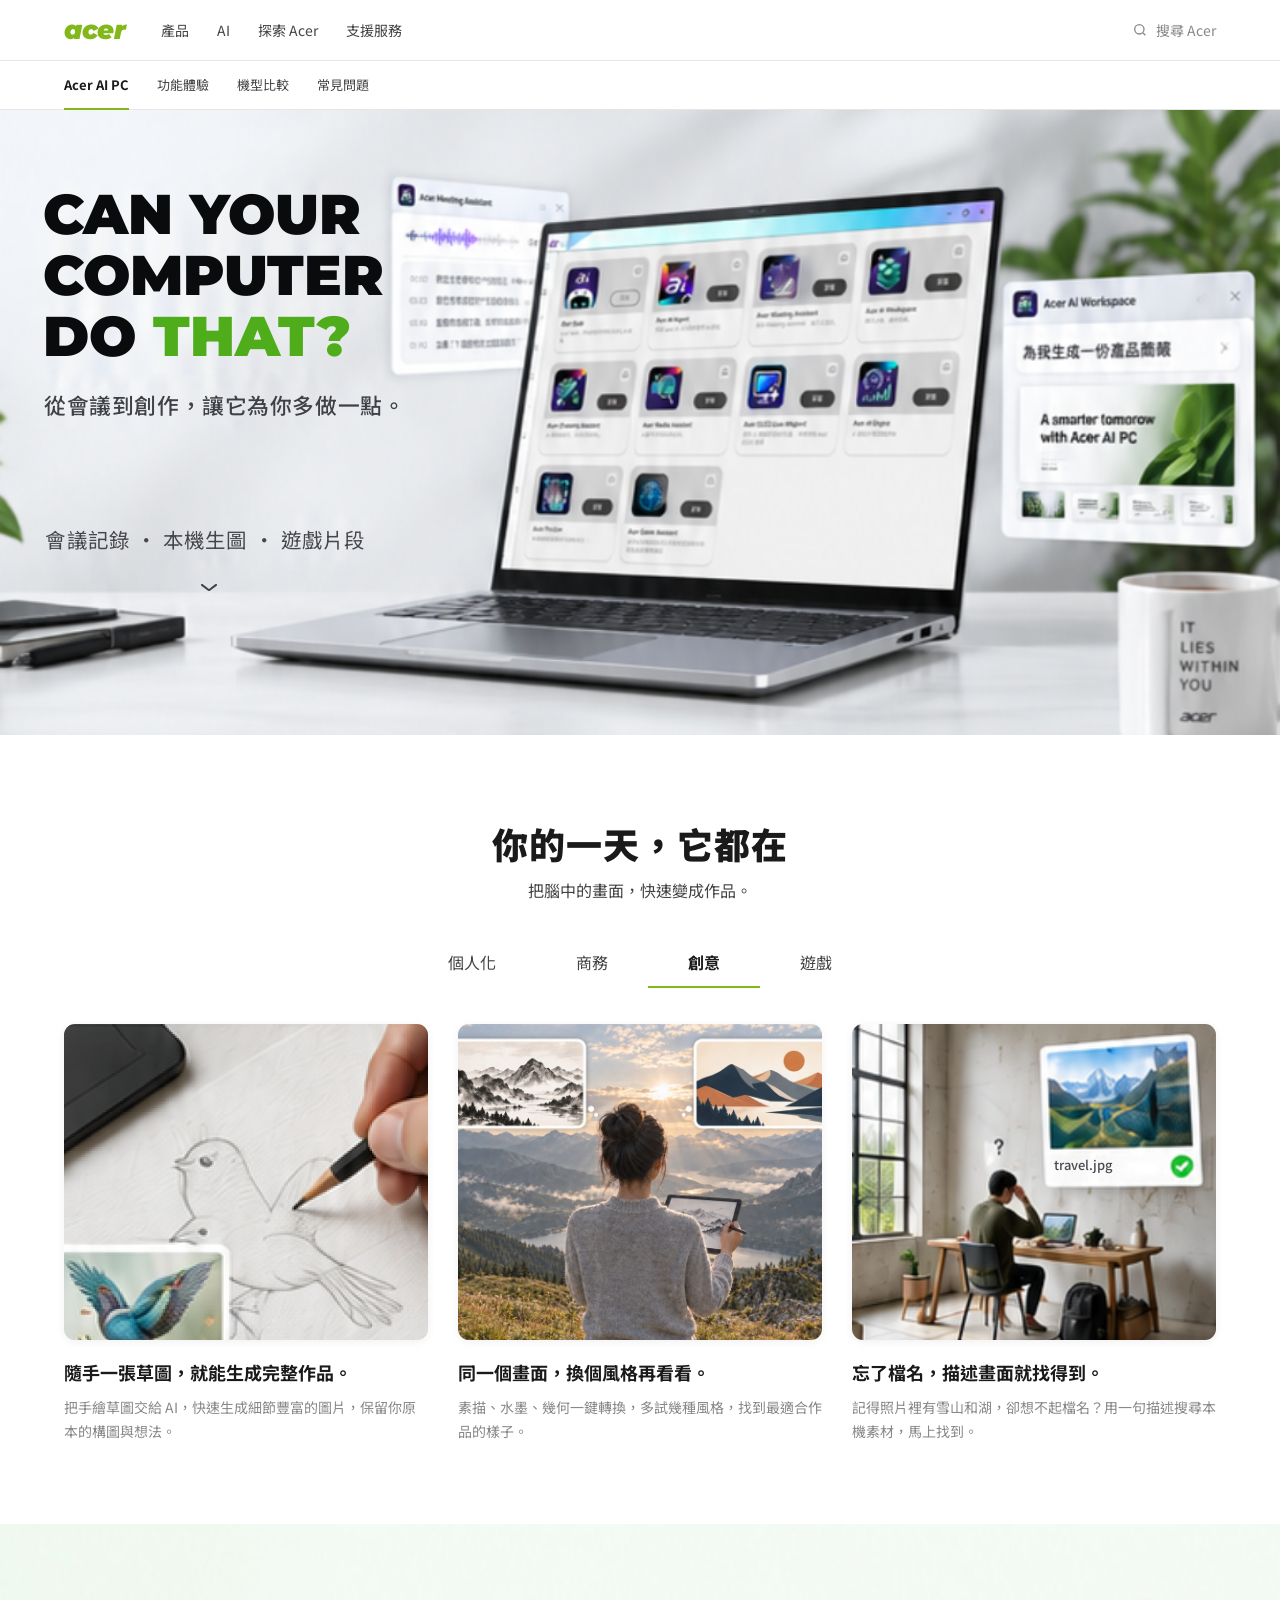
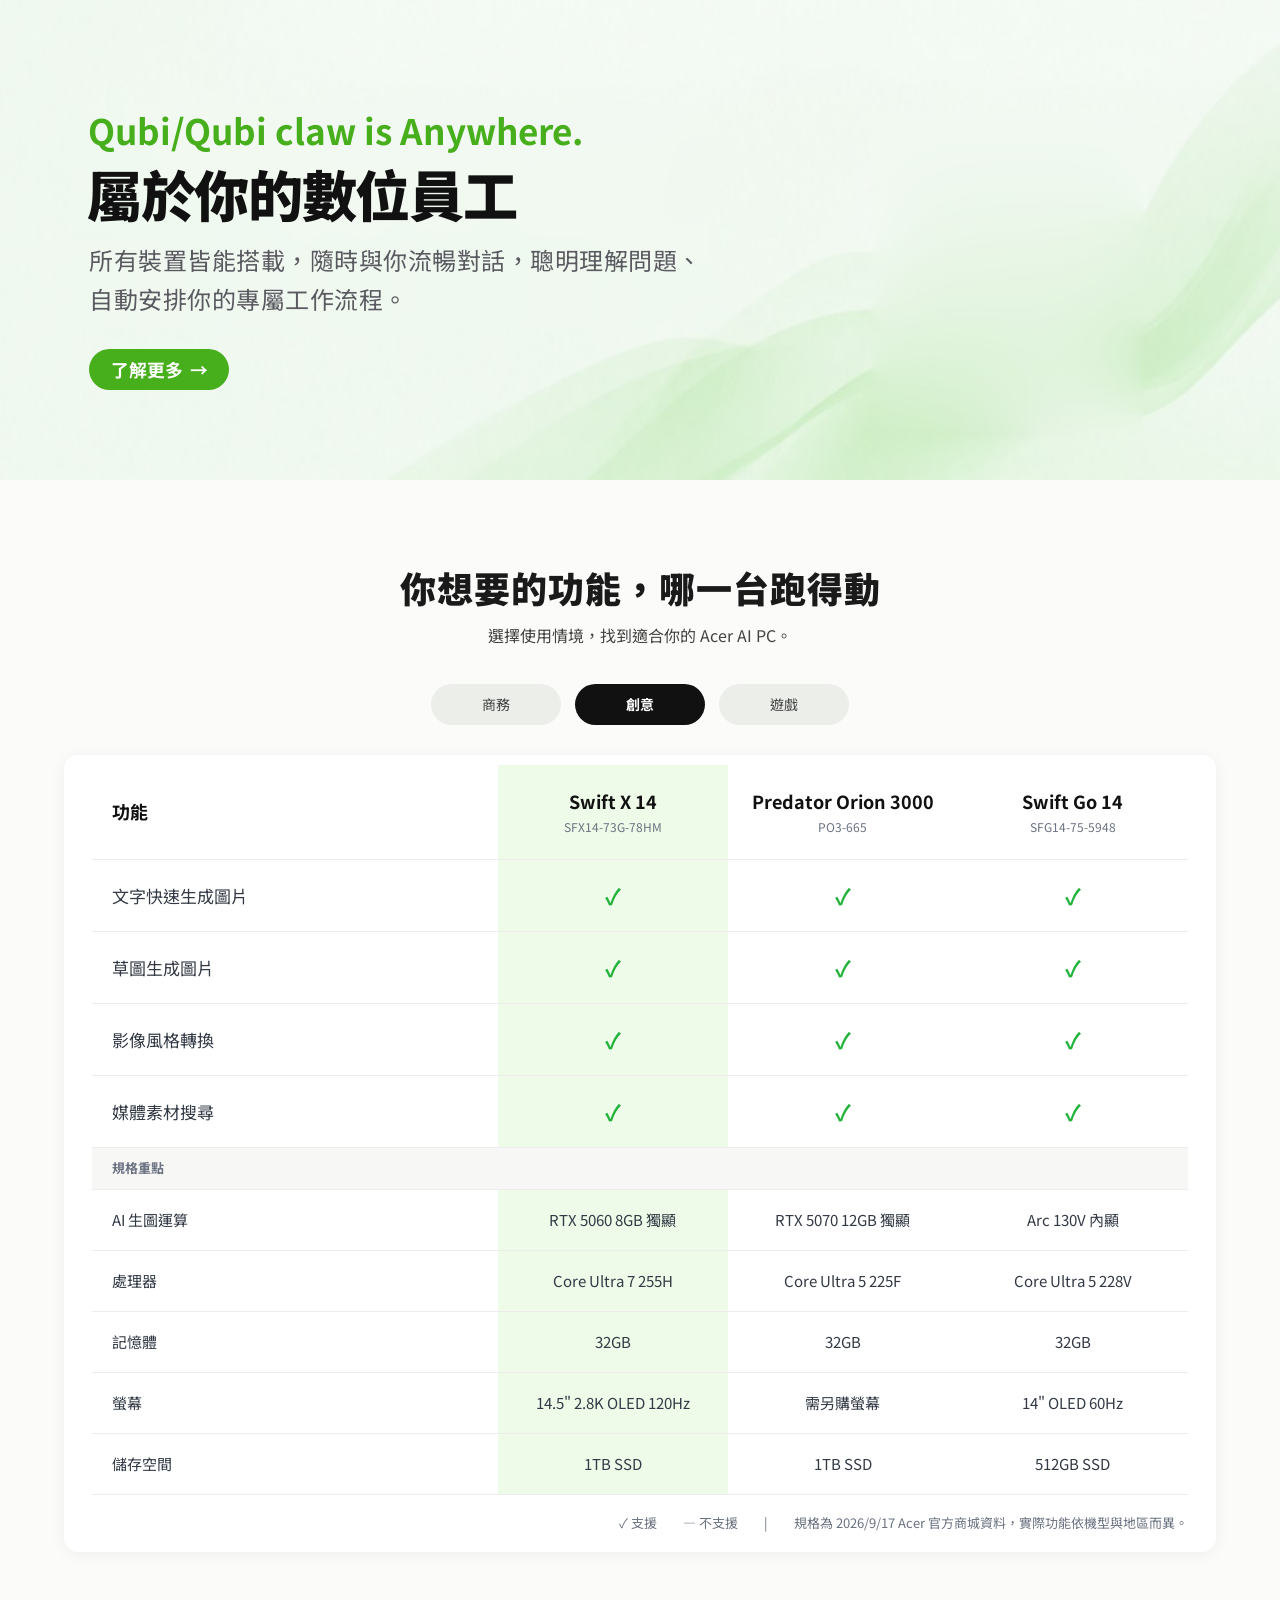
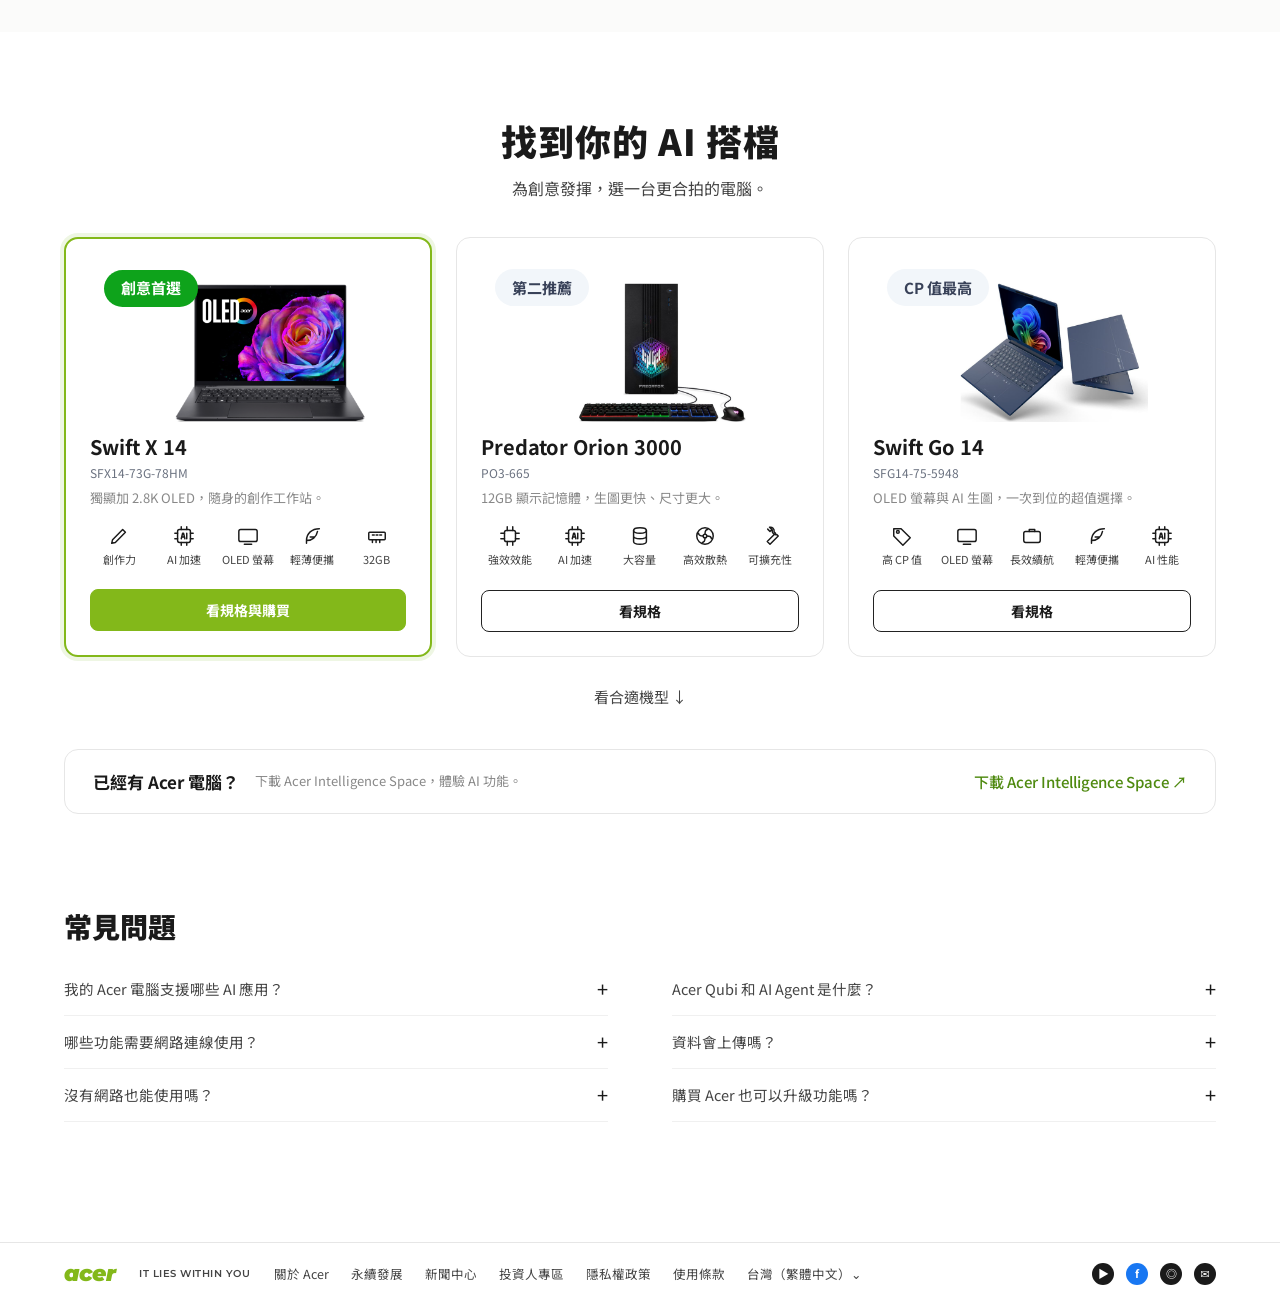
<file: content/acer-ai-pc-creative.html>
<!doctype html>
<html lang="zh-Hant">
<head>
<meta charset="utf-8">
<meta name="robots" content="noindex, nofollow">
<meta name="viewport" content="width=device-width, initial-scale=1">
<title>Acer AI PC｜創意</title>
<link rel="preconnect" href="https://fonts.googleapis.com">
<link href="https://fonts.googleapis.com/css2?family=Noto+Sans+TC:wght@400;500;700;900&family=Montserrat:wght@900&display=swap" rel="stylesheet">
<style>
  :root{
    --green:#83b81a; --green-d:#4f8a10; --brand-green:#0ea31b; --check:#22b33a;
    --ink:#1a1a1a; --ink-2:#444; --muted:#888; --line:#e6e6e6; --bg:#fff;
    --radius:14px; --shadow:0 8px 30px rgba(0,0,0,.08);
    --w:1200px;
  }
  *{box-sizing:border-box}
  html{scroll-behavior:smooth}
  body{margin:0;font-family:"Noto Sans TC","PingFang TC","Microsoft JhengHei",system-ui,sans-serif;color:var(--ink);background:var(--bg);font-size:15px;line-height:1.6}
  a{color:inherit;text-decoration:none}
  img{display:block;max-width:100%}
  .wrap{max-width:var(--w);margin:0 auto;padding-inline:24px}
  .logo{font-family:Montserrat,sans-serif;font-weight:900;font-style:italic;color:var(--green);letter-spacing:-.5px;font-size:26px;line-height:1}

  /* Text overlaid on artwork: sizes/positions are in cqw of the image box,
     taken from the Figma frames so both stay in sync. */
  .art{position:relative;container-type:inline-size;overflow:hidden}
  .art > img{width:100%;height:100%;object-fit:cover}
  .ov{position:absolute;margin:0;white-space:pre;line-height:1.448;font-weight:400}

  /* ---------- Header ---------- */
  .topbar{border-bottom:1px solid var(--line);background:#fff;position:sticky;top:0;z-index:20}
  .topbar .wrap{display:flex;align-items:center;height:60px;gap:36px}
  .topbar nav{display:flex;gap:28px;font-size:14px;color:var(--ink-2)}
  .topbar nav a:hover{color:var(--green-d)}
  .search{margin-left:auto;display:flex;align-items:center;gap:8px;color:var(--muted);font-size:14px}
  .subnav{background:#fff;border-bottom:1px solid var(--line)}
  .subnav .wrap{display:flex;align-items:center;gap:28px;height:48px;font-size:13px;color:var(--ink-2)}
  .subnav .brand{font-weight:700;color:var(--ink);position:relative}
  .subnav .brand::after{content:"";position:absolute;left:0;right:0;bottom:-15px;height:2px;background:var(--green)}

  /* ---------- Hero (image 1440×703) ---------- */
  .hero{aspect-ratio:1440/703;background:#eef0ee}
  .hero h1{position:absolute;margin:0;left:3.389cqw;top:5.771cqw;font:900 4.340cqw/4.783cqw Montserrat,sans-serif;color:#0a0b0d;white-space:pre}
  .hero h1 em{font-style:normal;color:#4fad1b}
  .hero .lead{left:3.451cqw;top:21.82cqw;font-size:1.701cqw;letter-spacing:.0444cqw;font-weight:500;color:#3f4146}
  .hero .cats{left:3.549cqw;top:32.40cqw;font-size:1.597cqw;letter-spacing:.0861cqw;color:#45474c}
  .hero .down{position:absolute;left:15.70cqw;top:36.19cqw;width:1.25cqw;animation:bob 2s infinite}
  @keyframes bob{50%{transform:translateY(.4cqw)}}
  @media (prefers-reduced-motion:reduce){.hero .down{animation:none}}

  /* ---------- Section common ---------- */
  section{padding-block:80px}
  .sec-head{text-align:center;margin-bottom:36px}
  .sec-head h2{font-size:36px;font-weight:900;margin:0 0 6px;letter-spacing:1px}
  .sec-head p{margin:0;color:var(--ink-2);font-size:16px}
  .tabs{display:flex;justify-content:center;margin:28px 0 36px}
  .tabs a{padding:10px 40px;font-size:16px;color:var(--ink-2);border-bottom:2px solid transparent}
  .tabs a:hover{color:var(--ink)}
  .tabs a[aria-selected=true]{color:var(--ink);font-weight:700;border-color:var(--green)}

  /* ---------- Day cards ---------- */
  .cards3{display:grid;grid-template-columns:repeat(3,1fr);gap:30px}
  .cards3.cols-2{grid-template-columns:repeat(2,1fr)}
  /* scenario cards: corner radius 3% of the card width, same as the Samsung Galaxy AI scenario images */
  .card:has(> .scene){container-type:inline-size}
  .scene{border-radius:3cqw;box-shadow:0 2px 10px rgba(0,0,0,.06);background:#eef2ec}
  .card h3{font-size:18px;margin:18px 0 8px}
  .card p.desc{margin:0;font-size:14px;color:var(--muted);line-height:1.75}

  /* ---------- Qubi (image 1440×625) ---------- */
  .qubi{padding:0;aspect-ratio:1440/625;background:#eef6e8}
  /* green artwork (old Qubi removed) + the Qubi Claw jump cut out of its video, drawn by qubi-claw.js */
  .qubi .media{position:absolute;inset:0}
  .qubi .media img,.qubi .media canvas{position:absolute;inset:0;width:100%;height:100%;object-fit:cover}
  .qubi .k{left:6.875cqw;top:14.16cqw;font-size:2.743cqw;font-weight:700;color:#47ae1c}
  .qubi h2.ov{left:6.785cqw;top:18.00cqw;font-size:4.306cqw;letter-spacing:-.0993cqw;font-weight:900;color:#111}
  .qubi .b{left:6.972cqw;top:24.67cqw;font-size:1.875cqw;letter-spacing:.0389cqw;line-height:3.084cqw;color:#5a5a60}
  .qubi .more{left:6.972cqw;top:33.2cqw;padding:.69cqw 1.67cqw;border-radius:999px;background:#47ae1c;color:#fff;font-size:1.39cqw;font-weight:700;line-height:1.3;transition:background .2s}
  .qubi .more:hover{background:#3a9314}
  .qubi .more span{display:inline-block;margin-left:.4em;transition:transform .2s}
  .qubi .more:hover span{transform:translateX(3px)}
  .qubi .media{pointer-events:none}

  /* ---------- Compare ---------- */
  .compare{background:#fbfbfa}
  .pills{display:flex;justify-content:center;gap:14px;margin:26px 0 30px}
  .pills a{min-width:130px;padding:9px 20px;border-radius:999px;background:#eceeea;color:var(--ink-2);font-size:14px;text-align:center}
  .pills a:hover{background:#e2e5e0}
  .pills a[aria-current=true]{background:#111;color:#fff;font-weight:700}
  .table-box{background:#fff;border-radius:var(--radius);box-shadow:0 2px 16px rgba(0,0,0,.05);padding:10px 28px 18px;overflow-x:auto}
  table{width:100%;border-collapse:collapse;min-width:720px;font-size:17px}
  th,td{padding:18px 20px;border-bottom:1px solid #ececec}
  th{font-size:18px;font-weight:700;padding-block:22px;color:#111;text-align:center}
  th:first-child,td:first-child{text-align:left;width:37%}
  td{text-align:center;color:#333a45}
  .hl{background:#eefbe9}
  .ok{color:var(--check);font-weight:700;font-size:22px}
  .na{color:#9aa0a6}
  .legend{text-align:right;font-size:13px;color:#6b7280;margin:18px 0 0}

  /* ---------- Products (device 336×172) ---------- */
  .products .cards3{gap:24px}
  .prod{border:1px solid var(--line);border-radius:var(--radius);padding:24px;background:#fff;display:flex;flex-direction:column;transition:box-shadow .2s}
  .prod:hover{box-shadow:var(--shadow)}
  .prod.featured{border:2px solid var(--green);box-shadow:0 0 0 4px #eef6e3}
  .device{aspect-ratio:336/172;overflow:visible}
  .device > img{position:absolute;left:0;bottom:0;width:100%;height:auto;object-fit:contain}
  .badge{position:absolute;left:4.46cqw;top:2.08cqw;height:11.9cqw;padding-inline:5.36cqw;border-radius:999px;display:flex;align-items:center;justify-content:center;font-size:4.76cqw;font-weight:700;background:#f2f6fa;color:#384158;white-space:nowrap}
  .featured .badge{background:var(--brand-green);color:#fff}
  .badge.cover{min-width:39.3cqw} /* hides the badge baked into the monitor photo */
  .prod h3{font-size:20px;margin:6px 0 2px}
  .prod .desc{margin:0 0 16px;font-size:13px;color:var(--muted)}
  .icons{display:flex;justify-content:space-between;gap:6px;margin-bottom:20px;font-size:11px;color:var(--ink-2);text-align:center}
  .icons div{display:flex;flex-direction:column;align-items:center;gap:4px;flex:1}
  .icons svg{width:22px;height:22px;stroke:var(--ink);fill:none;stroke-width:1.6;stroke-linecap:round;stroke-linejoin:round}
  .btn{margin-top:auto;display:block;text-align:center;padding:9px;border-radius:8px;border:1.5px solid #222;font-weight:700;font-size:14px;transition:.2s}
  .btn:hover{background:#111;color:#fff}
  .featured .btn{background:var(--green);border-color:var(--green);color:#fff}
  .featured .btn:hover{background:var(--green-d);border-color:var(--green-d)}
  .all{display:block;text-align:center;margin-top:28px;font-size:15px;color:var(--ink-2)}
  .owner{margin-top:40px;border:1px solid var(--line);border-radius:var(--radius);padding:18px 28px;display:flex;align-items:center;gap:16px;flex-wrap:wrap;background:#fff}
  .owner strong{font-size:17px}
  .owner span{font-size:13px;color:var(--muted)}
  .owner a{margin-left:auto;color:var(--green-d);font-weight:500}

  /* ---------- FAQ ---------- */
  .faq{padding-top:10px}
  .faq h2{font-size:28px;margin:0 0 14px;font-weight:900}
  .faq-grid{display:grid;grid-template-columns:1fr 1fr;column-gap:64px}
  details{border-bottom:1px solid #f0f0f0}
  summary{list-style:none;display:flex;justify-content:space-between;align-items:center;padding:10px 0;cursor:pointer;color:var(--ink-2);font-size:14.5px}
  summary::-webkit-details-marker{display:none}
  summary::after{content:"+";font-size:20px;color:var(--ink);transition:transform .2s}
  details[open] summary::after{transform:rotate(45deg)}
  details p{margin:0 0 14px;font-size:14px;color:var(--muted)}

  /* ---------- Footer ---------- */
  footer{border-top:1px solid var(--line);padding-block:20px;margin-top:40px}
  footer .wrap{display:flex;align-items:center;gap:24px;flex-wrap:wrap;font-size:12.5px;color:var(--ink-2)}
  footer .tag{font:600 10px Montserrat,sans-serif;color:var(--ink-2);letter-spacing:.5px}
  footer nav{display:flex;gap:22px;flex-wrap:wrap}
  .social{margin-left:auto;display:flex;gap:12px}
  .social span{width:22px;height:22px;border-radius:50%;background:#1a1a1a;color:#fff;display:grid;place-items:center;font-size:11px;font-weight:700}
  .social span.fb{background:#1877f2}

  /* ---------- Responsive ---------- */
  @media (max-width:960px){
    /* tablet: cards in two columns; an odd last card sits centred under the pair */
    .cards3,.cards3.cols-2,.products .cards3{grid-template-columns:repeat(2,1fr);gap:24px}
    .cards3 > :last-child:nth-child(odd){grid-column:1/-1;justify-self:center;width:calc(50% - 12px)}
    .faq-grid{grid-template-columns:1fr}
    .topbar nav{display:none}
    .tabs a{padding:10px 28px}
    table{font-size:15px}
    th,td{padding:14px}
    .qubi .more{font-size:13px;padding:6px 14px}
  }
  @media (max-width:760px){
    /* Hero & Qubi: copy moves above the artwork so it stays readable */
    .hero,.qubi{aspect-ratio:auto;display:flex;flex-direction:column;container-type:normal}
    .hero > img{order:2;aspect-ratio:1440/703}
    .qubi .media{position:relative;order:2;aspect-ratio:1440/625;overflow:hidden}
    .hero h1,.hero .ov,.qubi .ov{position:static;white-space:normal;padding-inline:16px}
    .hero h1{font-size:36px;line-height:1.1;padding-top:28px}
    .hero .lead{font-size:17px;margin-top:10px}
    .hero .cats{font-size:15px;padding-bottom:16px}
    .hero .down{display:none}
    .qubi .ov{position:relative;inset:auto;padding-inline:24px}
    .qubi .k{font-size:16px;line-height:1.5;padding-top:40px}
    .qubi h2.ov{inset:auto;font-size:26px;line-height:1.35;margin-top:6px}
    .qubi .b{font-size:15px;line-height:1.85;margin-top:12px;letter-spacing:0;color:#5a5a60}
    .qubi .b br{display:none}
    .qubi .more{align-self:flex-start;margin:18px 0 0 24px;padding:9px 20px;font-size:15px}
    /* one continuous green panel: copy on top, Qubi standing under it (the jump rises behind the copy) */
    .qubi{padding-bottom:200px}
    .qubi .media{position:absolute;inset:0;aspect-ratio:auto}
    .qubi .media img,.qubi .media canvas{object-position:50% 100%}
    .qubi .ov{z-index:1}
    .qubi .media canvas{z-index:2} /* Qubi jumps in front of the copy */
  }
  @media (max-width:600px){
    .cards3,.cards3.cols-2,.products .cards3{grid-template-columns:1fr;max-width:480px;margin-inline:auto}
    .cards3 > :last-child:nth-child(odd){width:auto;justify-self:stretch}
  }
  @media (max-width:560px){
    .wrap{padding-inline:16px}
    .sec-head h2{font-size:26px}
    .tabs a{padding:10px 16px}
    .pills a{min-width:0;flex:1}
    .subnav .wrap{gap:16px;overflow-x:auto;white-space:nowrap}
    .owner a{margin-left:0}
    /* comparison table scrolls sideways with the feature column pinned */
    .table-box{padding-inline:14px}
    table{min-width:560px;font-size:14px}
    th,td{padding:12px 10px}
    th:first-child,td:first-child{position:sticky;left:0;z-index:1;background:#fff;width:auto;min-width:128px;box-shadow:1px 0 0 #ececec}
  }

  /* 真實機型資料：機型代號、規格重點列 */
  th small{display:block;font-size:12px;font-weight:400;color:#6b7280;margin-top:2px}
  tr.sub-h td{background:#f7f8f6;font-size:13px;font-weight:700;color:#6b7280;padding-block:10px;text-align:left}
  tr.spec td{font-size:15px}
  tr.spec .ok{font-size:17px;line-height:1}
  thead th:not(:first-child){width:21%}  /* 三個情境欄寬一致，簡報標示框才對得準 */
  .prod .code{margin:-2px 0 6px;font-size:12px;color:#6b7280}
</style>
</head>
<body>

<header class="topbar">
  <div class="wrap">
    <a href="acer-ai-pc.html" class="logo" aria-label="Acer 首頁">acer</a>
    <nav><a href="#">產品</a><a href="#">AI</a><a href="#">探索 Acer</a><a href="#">支援服務</a></nav>
    <label class="search">
      <svg width="16" height="16" viewBox="0 0 24 24" fill="none" stroke="currentColor" stroke-width="2"><circle cx="11" cy="11" r="7"/><path d="m20 20-3.5-3.5"/></svg>
      搜尋 Acer
    </label>
  </div>
</header>
<div class="subnav">
  <div class="wrap">
    <a class="brand" href="acer-ai-pc.html">Acer AI PC</a>
    <a href="#day">功能體驗</a><a href="#compare">機型比較</a><a href="#faq">常見問題</a>
  </div>
</div>

<section class="hero art" style="padding:0">
  <img src="images/hero.png" alt="桌上的 Acer 筆電開啟 AI 應用程式，旁邊浮著 Acer Meeting Assistant 與 Acer AI Workspace 視窗">
  <h1>CAN YOUR
COMPUTER
DO <em>THAT?</em></h1>
  <p class="ov lead">從會議到創作，讓它為你多做一點。</p>
  <p class="ov cats">會議記錄 · 本機生圖 · 遊戲片段</p>
  <a href="#day" class="down" aria-label="向下捲動">
    <svg viewBox="0 0 18 8" fill="none" stroke="#41444e" stroke-width="2.2" stroke-linecap="round" stroke-linejoin="round"><path d="M1 1l8 6 8-6"/></svg>
  </a>
</section>

<section id="day">
  <div class="wrap">
    <div class="sec-head">
      <h2>你的一天，它都在</h2>
      <p>把腦中的畫面，快速變成作品。</p>
    </div>
    <nav class="tabs" role="tablist" aria-label="使用情境">
      <a role="tab" href="acer-ai-pc-personal.html#day" aria-selected="false">個人化</a>
      <a role="tab" href="acer-ai-pc.html#day" aria-selected="false">商務</a>
      <a role="tab" href="acer-ai-pc-creative.html#day" aria-selected="true" aria-current="page">創意</a>
      <a role="tab" href="acer-ai-pc-gaming.html#day" aria-selected="false">遊戲</a>
    </nav>
    <div class="cards3 cols-3">
      <article class="card">
        <div class="scene art" style="aspect-ratio:380/330">
          <img src="images/creative-1.png" alt="手繪鳥的草圖與 AI 生成的彩色作品">
          
        </div>
        <h3>隨手一張草圖，就能生成完整作品。</h3>
        <p class="desc">把手繪草圖交給 AI，快速生成細節豐富的圖片，保留你原本的構圖與想法。</p>
      </article>
      <article class="card">
        <div class="scene art" style="aspect-ratio:380/330">
          <img src="images/creative-2-v4.jpg" alt="在山頂用平板素描風景，旁邊浮現水墨與幾何兩種風格">
          
        </div>
        <h3>同一個畫面，換個風格再看看。</h3>
        <p class="desc">素描、水墨、幾何一鍵轉換，多試幾種風格，找到最適合作品的樣子。</p>
      </article>
      <article class="card">
        <div class="scene art" style="aspect-ratio:380/330">
          <img src="images/creative-3.png" alt="用描述搜尋到本機的風景照片">
          <p class="ov" style="left:55.395cqw;top:36.211cqw;font-size:3.553cqw;font-weight:500;color:#4a4a52">travel.jpg</p>
        </div>
        <h3>忘了檔名，描述畫面就找得到。</h3>
        <p class="desc">記得照片裡有雪山和湖，卻想不起檔名？用一句描述搜尋本機素材，馬上找到。</p>
      </article>
    </div>
  </div>
</section>

<section class="qubi art">
  <div class="media"><img src="images/qubi-bg.jpg" alt=""><canvas width="1440" height="625" role="img" aria-label="Qubi 向上跳起拿到龍蝦雙手，變身為 Qubi Claw"></canvas></div>
  <p class="ov k">Qubi/Qubi claw is Anywhere.</p>
  <h2 class="ov">屬於你的數位員工</h2>
  <p class="ov b">所有裝置皆能搭載，隨時與你流暢對話，聰明理解問題、<br>自動安排你的專屬工作流程。</p>
  <a class="ov more" href="https://www.acer.com/acer-qubi-claw" target="_blank" rel="noopener">了解更多<span aria-hidden="true">→</span></a>
</section>
<script src="qubi-claw.js"></script>

<section class="compare" id="compare">
  <div class="wrap">
    <div class="sec-head">
      <h2>你想要的功能，哪一台跑得動</h2>
      <p>選擇使用情境，找到適合你的 Acer AI PC。</p>
    </div>
    <nav class="pills" aria-label="比較情境"><a href="acer-ai-pc.html#compare" aria-current="false">商務</a><a href="acer-ai-pc-creative.html#compare" aria-current="true">創意</a><a href="acer-ai-pc-gaming.html#compare" aria-current="false">遊戲</a></nav>
    <div class="table-box">
      <table>
        <thead><tr><th>功能</th><th class="hl">Swift X 14<small>SFX14-73G-78HM</small></th><th>Predator Orion 3000<small>PO3-665</small></th><th>Swift Go 14<small>SFG14-75-5948</small></th></tr></thead>
        <tbody>
          <tr><td>文字快速生成圖片</td><td class="hl"><span class="ok">✓</span></td><td><span class="ok">✓</span></td><td><span class="ok">✓</span></td></tr>
          <tr><td>草圖生成圖片</td><td class="hl"><span class="ok">✓</span></td><td><span class="ok">✓</span></td><td><span class="ok">✓</span></td></tr>
          <tr><td>影像風格轉換</td><td class="hl"><span class="ok">✓</span></td><td><span class="ok">✓</span></td><td><span class="ok">✓</span></td></tr>
          <tr><td>媒體素材搜尋</td><td class="hl"><span class="ok">✓</span></td><td><span class="ok">✓</span></td><td><span class="ok">✓</span></td></tr>
          <tr class="sub-h"><td colspan="4">規格重點</td></tr>
          <tr class="spec"><td>AI 生圖運算</td><td class="hl">RTX 5060 8GB 獨顯</td><td>RTX 5070 12GB 獨顯</td><td>Arc 130V 內顯</td></tr>
          <tr class="spec"><td>處理器</td><td class="hl">Core Ultra 7 255H</td><td>Core Ultra 5 225F</td><td>Core Ultra 5 228V</td></tr>
          <tr class="spec"><td>記憶體</td><td class="hl">32GB</td><td>32GB</td><td>32GB</td></tr>
          <tr class="spec"><td>螢幕</td><td class="hl">14.5" 2.8K OLED 120Hz</td><td>需另購螢幕</td><td>14" OLED 60Hz</td></tr>
          <tr class="spec"><td>儲存空間</td><td class="hl">1TB SSD</td><td>1TB SSD</td><td>512GB SSD</td></tr>
        </tbody>
      </table>
      <p class="legend">✓ 支援　　— 不支援　　|　　規格為 2026/9/17 Acer 官方商城資料，實際功能依機型與地區而異。</p>
    </div>
  </div>
</section>

<section class="products">
  <div class="wrap">
    <div class="sec-head">
      <h2>找到你的 AI 搭檔</h2>
      <p>為創意發揮，選一台更合拍的電腦。</p>
    </div>
    <div class="cards3">
      <article class="prod featured">
        <div class="device art">
          <img src="images/product-real-sfx14.png" alt="Swift X 14 筆電">
          <span class="badge">創意首選</span>
        </div>
        <h3>Swift X 14</h3>
        <p class="code">SFX14-73G-78HM</p>
        <p class="desc">獨顯加 2.8K OLED，隨身的創作工作站。</p>
        <div class="icons">
          <div><svg viewBox="0 0 24 24" aria-hidden="true"><path d="M4 20l4-1L19 8l-3-3L5 16z"/></svg>創作力</div>
          <div><svg viewBox="0 0 24 24" aria-hidden="true"><rect x="5" y="5" width="14" height="14" rx="2"/><path d="M9 2v3M15 2v3M9 19v3M15 19v3M2 9h3M2 15h3M19 9h3M19 15h3"/><path d="M9 15l1.5-6h1L13 15M9.6 13h2.8M15 9v6"/></svg>AI 加速</div>
          <div><svg viewBox="0 0 24 24" aria-hidden="true"><rect x="2" y="5" width="20" height="13" rx="2"/><path d="M8 21h8"/></svg>OLED 螢幕</div>
          <div><svg viewBox="0 0 24 24" aria-hidden="true"><path d="M20 4c-8 0-14 5-14 13v3M6 17c6 0 11-4 12-10M10 13h5"/></svg>輕薄便攜</div>
          <div><svg viewBox="0 0 24 24" aria-hidden="true"><rect x="3" y="8" width="18" height="8" rx="1"/><path d="M7 16v3M11 16v3M15 16v3M7 11h2M11 11h2M15 11h2"/></svg>32GB</div>
        </div>
        <a href="https://store.acer.com/zh-tw/sfx14-73g-78hm" class="btn" target="_blank" rel="noopener">看規格與購買</a>
      </article>
      <article class="prod">
        <div class="device art">
          <img src="images/product-real-po3.png" alt="Predator Orion 3000 桌機">
          <span class="badge">第二推薦</span>
        </div>
        <h3>Predator Orion 3000</h3>
        <p class="code">PO3-665</p>
        <p class="desc">12GB 顯示記憶體，生圖更快、尺寸更大。</p>
        <div class="icons">
          <div><svg viewBox="0 0 24 24" aria-hidden="true"><rect x="6" y="6" width="12" height="12" rx="2"/><path d="M9 2v4M15 2v4M9 18v4M15 18v4M2 9h4M2 15h4M18 9h4M18 15h4"/></svg>強效效能</div>
          <div><svg viewBox="0 0 24 24" aria-hidden="true"><rect x="5" y="5" width="14" height="14" rx="2"/><path d="M9 2v3M15 2v3M9 19v3M15 19v3M2 9h3M2 15h3M19 9h3M19 15h3"/><path d="M9 15l1.5-6h1L13 15M9.6 13h2.8M15 9v6"/></svg>AI 加速</div>
          <div><svg viewBox="0 0 24 24" aria-hidden="true"><ellipse cx="12" cy="6" rx="7" ry="3"/><path d="M5 6v12c0 1.7 3.1 3 7 3s7-1.3 7-3V6M5 12c0 1.7 3.1 3 7 3s7-1.3 7-3"/></svg>大容量</div>
          <div><svg viewBox="0 0 24 24" aria-hidden="true"><circle cx="12" cy="12" r="9"/><circle cx="12" cy="12" r="2"/><path d="M12 10c0-3 1-5 3-5M14 12c3 0 5 1 5 3M12 14c0 3-1 5-3 5M10 12c-3 0-5-1-5-3"/></svg>高效散熱</div>
          <div><svg viewBox="0 0 24 24" aria-hidden="true"><path d="M14.5 5.5a4 4 0 0 0 4.9 4.9L21 12l-9 9-3-3 9-9-1.6-1.6a4 4 0 0 0-4.9-4.9l2.5 2.5-2 2-2.5-2.5"/></svg>可擴充性</div>
        </div>
        <a href="https://store.acer.com/zh-tw/po3-665-u5-225f" class="btn" target="_blank" rel="noopener">看規格</a>
      </article>
      <article class="prod">
        <div class="device art">
          <img src="images/product-real-sfg14.png" alt="Swift Go 14 筆電">
          <span class="badge">CP 值最高</span>
        </div>
        <h3>Swift Go 14</h3>
        <p class="code">SFG14-75-5948</p>
        <p class="desc">OLED 螢幕與 AI 生圖，一次到位的超值選擇。</p>
        <div class="icons">
          <div><svg viewBox="0 0 24 24" aria-hidden="true"><path d="M3 12V4h8l10 10-8 8z"/><circle cx="7.5" cy="7.5" r="1.5"/></svg>高 CP 值</div>
          <div><svg viewBox="0 0 24 24" aria-hidden="true"><rect x="2" y="5" width="20" height="13" rx="2"/><path d="M8 21h8"/></svg>OLED 螢幕</div>
          <div><svg viewBox="0 0 24 24" aria-hidden="true"><rect x="3" y="7" width="18" height="12" rx="2"/><path d="M9 7V5h6v2"/></svg>長效續航</div>
          <div><svg viewBox="0 0 24 24" aria-hidden="true"><path d="M20 4c-8 0-14 5-14 13v3M6 17c6 0 11-4 12-10M10 13h5"/></svg>輕薄便攜</div>
          <div><svg viewBox="0 0 24 24" aria-hidden="true"><rect x="5" y="5" width="14" height="14" rx="2"/><path d="M9 2v3M15 2v3M9 19v3M15 19v3M2 9h3M2 15h3M19 9h3M19 15h3"/><path d="M9 15l1.5-6h1L13 15M9.6 13h2.8M15 9v6"/></svg>AI 性能</div>
        </div>
        <a href="https://store.acer.com/zh-tw/sfg14-75-5948" class="btn" target="_blank" rel="noopener">看規格</a>
      </article>
    </div>
    <a href="#" class="all">看合適機型 ↓</a>

    <div class="owner">
      <strong>已經有 Acer 電腦？</strong>
      <span>下載 Acer Intelligence Space，體驗 AI 功能。</span>
      <a href="#">下載 Acer Intelligence Space ↗</a>
    </div>
  </div>
</section>

<section class="faq" id="faq">
  <div class="wrap">
    <h2>常見問題</h2>
    <div class="faq-grid">
      <div>
        <details><summary>我的 Acer 電腦支援哪些 AI 應用？</summary><p>支援的功能依機型、處理器與作業系統版本而定，可參考上方機型比較表。</p></details>
        <details><summary>哪些功能需要網路連線使用？</summary><p>本機運算的功能可離線運作；雲端功能需要連線。</p></details>
        <details><summary>沒有網路也能使用嗎？</summary><p>本機文件問答等本機功能，無需網路即可使用。</p></details>
      </div>
      <div>
        <details><summary>Acer Qubi 和 AI Agent 是什麼？</summary><p>Qubi 是 Acer 的個人助理，可跨裝置與你對話、理解問題並協助完成任務。</p></details>
        <details><summary>資料會上傳嗎？</summary><p>本機功能的資料保留在你的電腦上，不會上傳至雲端。</p></details>
        <details><summary>購買 Acer 也可以升級功能嗎？</summary><p>透過 Acer Intelligence Space 可取得功能更新與新應用。</p></details>
      </div>
    </div>
  </div>
</section>

<footer>
  <div class="wrap">
    <span class="logo" style="font-size:22px">acer</span><span class="tag">IT LIES WITHIN YOU</span>
    <nav><a href="#">關於 Acer</a><a href="#">永續發展</a><a href="#">新聞中心</a><a href="#">投資人專區</a><a href="#">隱私權政策</a><a href="#">使用條款</a><a href="#">台灣（繁體中文）⌄</a></nav>
    <div class="social"><span>▶</span><span class="fb">f</span><span>◎</span><span>✉</span></div>
  </div>
</footer>
</body>
</html>
</file>
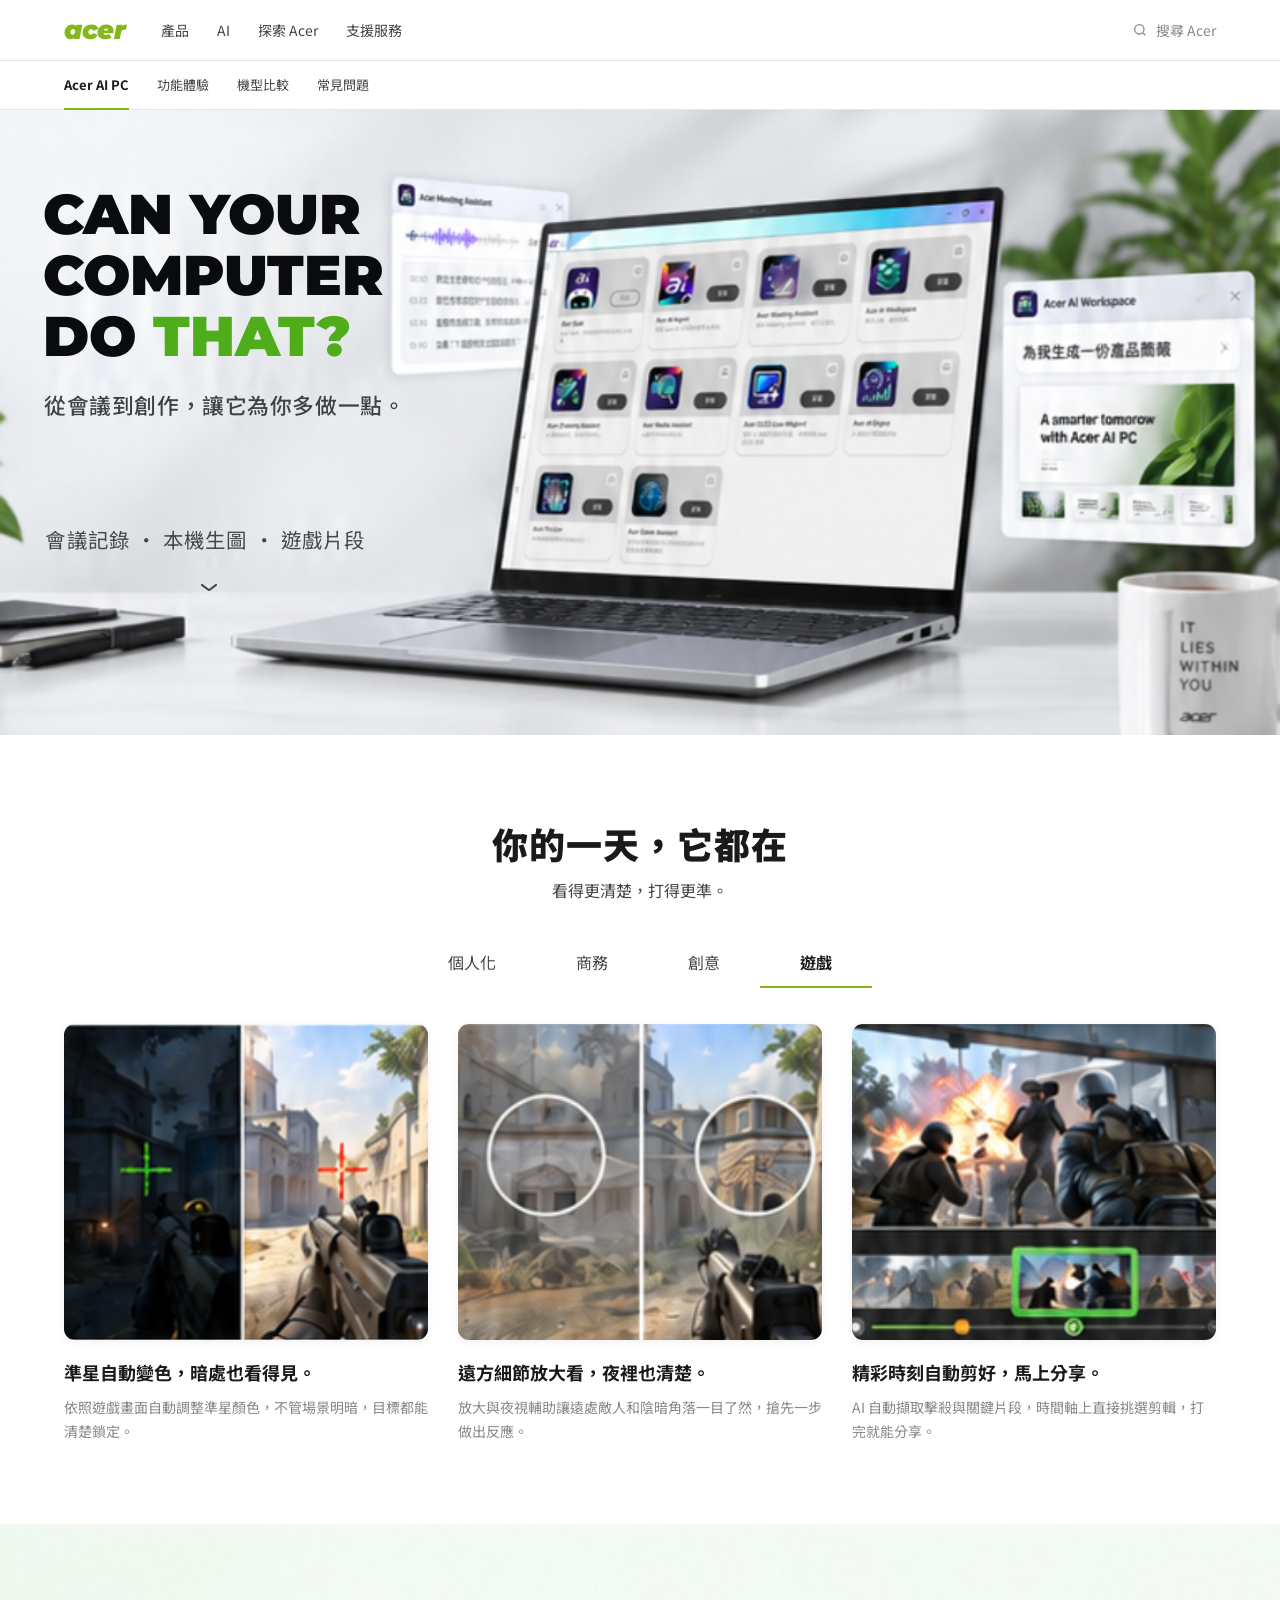
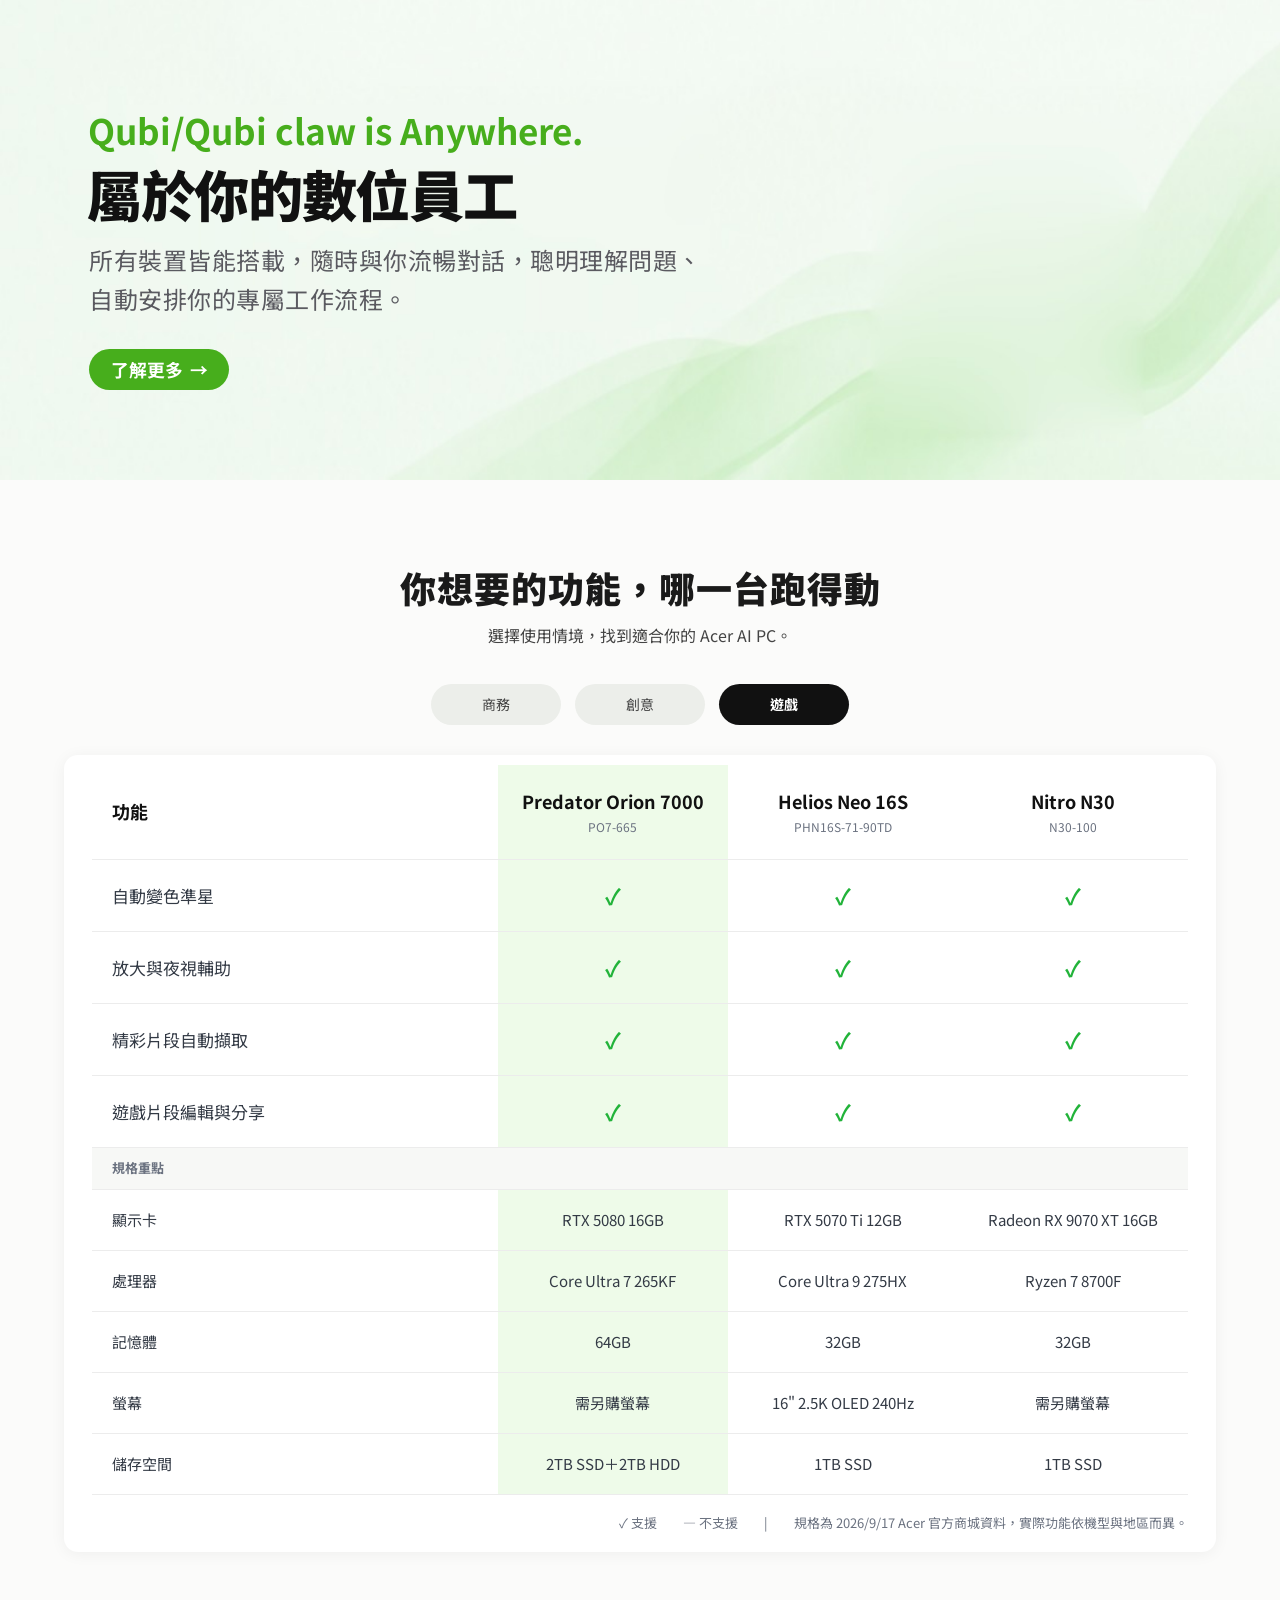
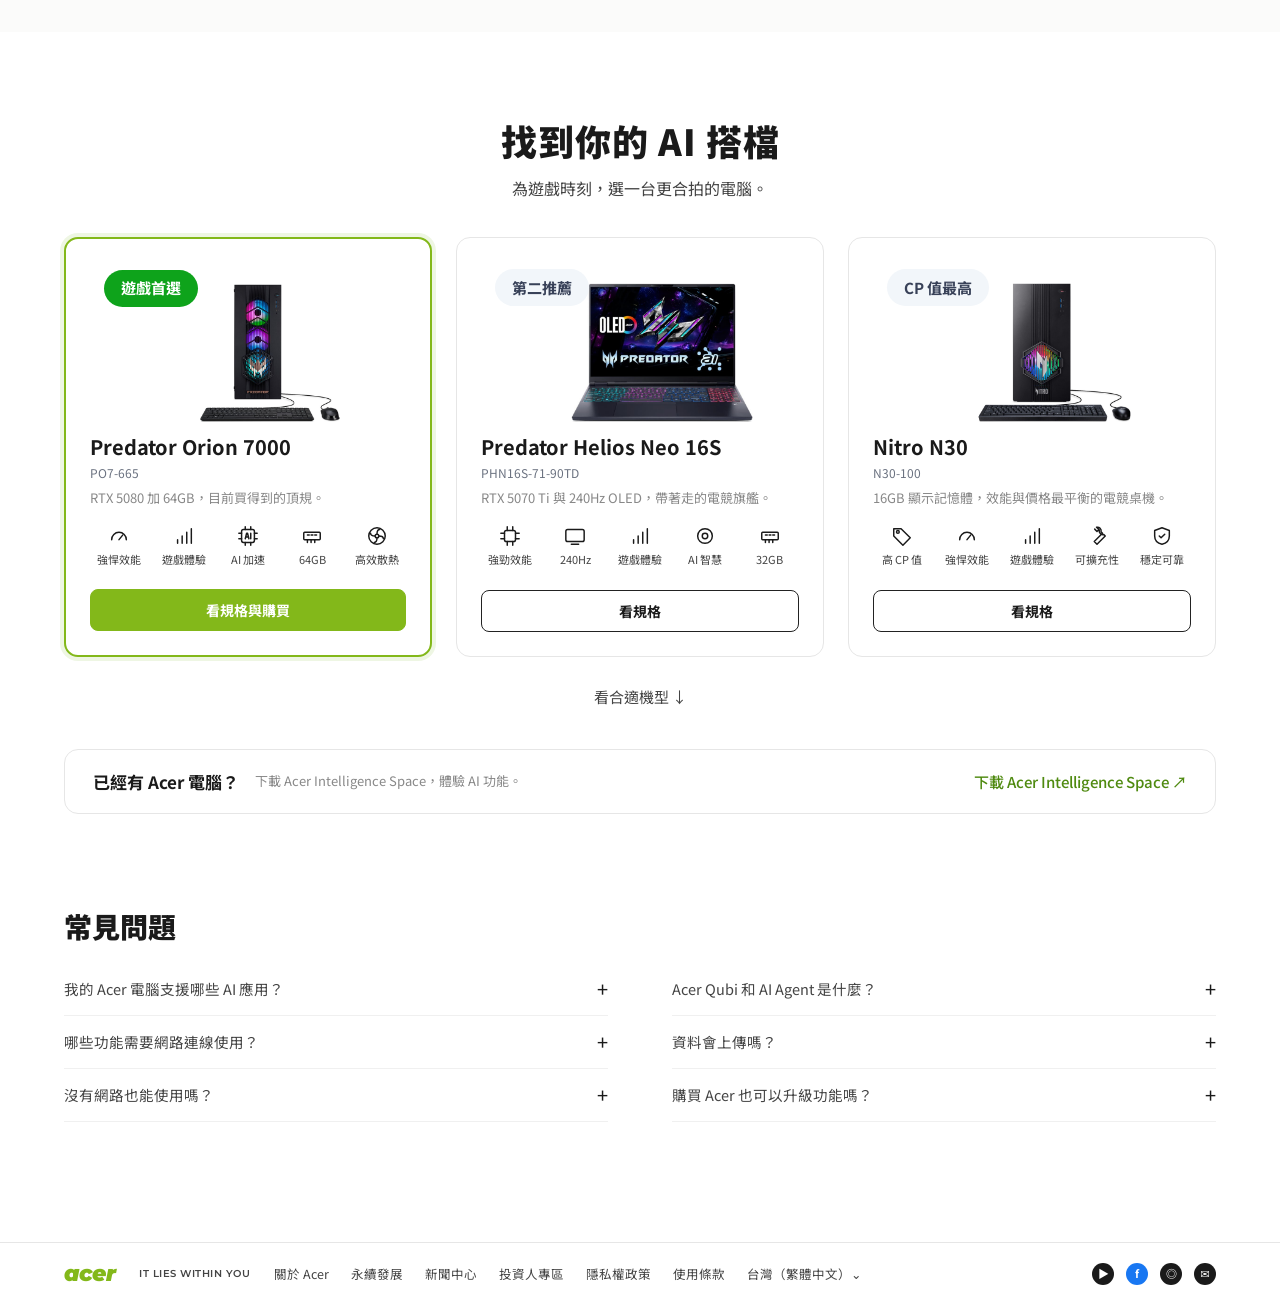
<file: content/acer-ai-pc-gaming.html>
<!doctype html>
<html lang="zh-Hant">
<head>
<meta charset="utf-8">
<meta name="robots" content="noindex, nofollow">
<meta name="viewport" content="width=device-width, initial-scale=1">
<title>Acer AI PC｜遊戲</title>
<link rel="preconnect" href="https://fonts.googleapis.com">
<link href="https://fonts.googleapis.com/css2?family=Noto+Sans+TC:wght@400;500;700;900&family=Montserrat:wght@900&display=swap" rel="stylesheet">
<style>
  :root{
    --green:#83b81a; --green-d:#4f8a10; --brand-green:#0ea31b; --check:#22b33a;
    --ink:#1a1a1a; --ink-2:#444; --muted:#888; --line:#e6e6e6; --bg:#fff;
    --radius:14px; --shadow:0 8px 30px rgba(0,0,0,.08);
    --w:1200px;
  }
  *{box-sizing:border-box}
  html{scroll-behavior:smooth}
  body{margin:0;font-family:"Noto Sans TC","PingFang TC","Microsoft JhengHei",system-ui,sans-serif;color:var(--ink);background:var(--bg);font-size:15px;line-height:1.6}
  a{color:inherit;text-decoration:none}
  img{display:block;max-width:100%}
  .wrap{max-width:var(--w);margin:0 auto;padding-inline:24px}
  .logo{font-family:Montserrat,sans-serif;font-weight:900;font-style:italic;color:var(--green);letter-spacing:-.5px;font-size:26px;line-height:1}

  /* Text overlaid on artwork: sizes/positions are in cqw of the image box,
     taken from the Figma frames so both stay in sync. */
  .art{position:relative;container-type:inline-size;overflow:hidden}
  .art > img{width:100%;height:100%;object-fit:cover}
  .ov{position:absolute;margin:0;white-space:pre;line-height:1.448;font-weight:400}

  /* ---------- Header ---------- */
  .topbar{border-bottom:1px solid var(--line);background:#fff;position:sticky;top:0;z-index:20}
  .topbar .wrap{display:flex;align-items:center;height:60px;gap:36px}
  .topbar nav{display:flex;gap:28px;font-size:14px;color:var(--ink-2)}
  .topbar nav a:hover{color:var(--green-d)}
  .search{margin-left:auto;display:flex;align-items:center;gap:8px;color:var(--muted);font-size:14px}
  .subnav{background:#fff;border-bottom:1px solid var(--line)}
  .subnav .wrap{display:flex;align-items:center;gap:28px;height:48px;font-size:13px;color:var(--ink-2)}
  .subnav .brand{font-weight:700;color:var(--ink);position:relative}
  .subnav .brand::after{content:"";position:absolute;left:0;right:0;bottom:-15px;height:2px;background:var(--green)}

  /* ---------- Hero (image 1440×703) ---------- */
  .hero{aspect-ratio:1440/703;background:#eef0ee}
  .hero h1{position:absolute;margin:0;left:3.389cqw;top:5.771cqw;font:900 4.340cqw/4.783cqw Montserrat,sans-serif;color:#0a0b0d;white-space:pre}
  .hero h1 em{font-style:normal;color:#4fad1b}
  .hero .lead{left:3.451cqw;top:21.82cqw;font-size:1.701cqw;letter-spacing:.0444cqw;font-weight:500;color:#3f4146}
  .hero .cats{left:3.549cqw;top:32.40cqw;font-size:1.597cqw;letter-spacing:.0861cqw;color:#45474c}
  .hero .down{position:absolute;left:15.70cqw;top:36.19cqw;width:1.25cqw;animation:bob 2s infinite}
  @keyframes bob{50%{transform:translateY(.4cqw)}}
  @media (prefers-reduced-motion:reduce){.hero .down{animation:none}}

  /* ---------- Section common ---------- */
  section{padding-block:80px}
  .sec-head{text-align:center;margin-bottom:36px}
  .sec-head h2{font-size:36px;font-weight:900;margin:0 0 6px;letter-spacing:1px}
  .sec-head p{margin:0;color:var(--ink-2);font-size:16px}
  .tabs{display:flex;justify-content:center;margin:28px 0 36px}
  .tabs a{padding:10px 40px;font-size:16px;color:var(--ink-2);border-bottom:2px solid transparent}
  .tabs a:hover{color:var(--ink)}
  .tabs a[aria-selected=true]{color:var(--ink);font-weight:700;border-color:var(--green)}

  /* ---------- Day cards ---------- */
  .cards3{display:grid;grid-template-columns:repeat(3,1fr);gap:30px}
  .cards3.cols-2{grid-template-columns:repeat(2,1fr)}
  /* scenario cards: corner radius 3% of the card width, same as the Samsung Galaxy AI scenario images */
  .card:has(> .scene){container-type:inline-size}
  .scene{border-radius:3cqw;box-shadow:0 2px 10px rgba(0,0,0,.06);background:#eef2ec}
  .card h3{font-size:18px;margin:18px 0 8px}
  .card p.desc{margin:0;font-size:14px;color:var(--muted);line-height:1.75}

  /* ---------- Qubi (image 1440×625) ---------- */
  .qubi{padding:0;aspect-ratio:1440/625;background:#eef6e8}
  /* green artwork (old Qubi removed) + the Qubi Claw jump cut out of its video, drawn by qubi-claw.js */
  .qubi .media{position:absolute;inset:0}
  .qubi .media img,.qubi .media canvas{position:absolute;inset:0;width:100%;height:100%;object-fit:cover}
  .qubi .k{left:6.875cqw;top:14.16cqw;font-size:2.743cqw;font-weight:700;color:#47ae1c}
  .qubi h2.ov{left:6.785cqw;top:18.00cqw;font-size:4.306cqw;letter-spacing:-.0993cqw;font-weight:900;color:#111}
  .qubi .b{left:6.972cqw;top:24.67cqw;font-size:1.875cqw;letter-spacing:.0389cqw;line-height:3.084cqw;color:#5a5a60}
  .qubi .more{left:6.972cqw;top:33.2cqw;padding:.69cqw 1.67cqw;border-radius:999px;background:#47ae1c;color:#fff;font-size:1.39cqw;font-weight:700;line-height:1.3;transition:background .2s}
  .qubi .more:hover{background:#3a9314}
  .qubi .more span{display:inline-block;margin-left:.4em;transition:transform .2s}
  .qubi .more:hover span{transform:translateX(3px)}
  .qubi .media{pointer-events:none}

  /* ---------- Compare ---------- */
  .compare{background:#fbfbfa}
  .pills{display:flex;justify-content:center;gap:14px;margin:26px 0 30px}
  .pills a{min-width:130px;padding:9px 20px;border-radius:999px;background:#eceeea;color:var(--ink-2);font-size:14px;text-align:center}
  .pills a:hover{background:#e2e5e0}
  .pills a[aria-current=true]{background:#111;color:#fff;font-weight:700}
  .table-box{background:#fff;border-radius:var(--radius);box-shadow:0 2px 16px rgba(0,0,0,.05);padding:10px 28px 18px;overflow-x:auto}
  table{width:100%;border-collapse:collapse;min-width:720px;font-size:17px}
  th,td{padding:18px 20px;border-bottom:1px solid #ececec}
  th{font-size:18px;font-weight:700;padding-block:22px;color:#111;text-align:center}
  th:first-child,td:first-child{text-align:left;width:37%}
  td{text-align:center;color:#333a45}
  .hl{background:#eefbe9}
  .ok{color:var(--check);font-weight:700;font-size:22px}
  .na{color:#9aa0a6}
  .legend{text-align:right;font-size:13px;color:#6b7280;margin:18px 0 0}

  /* ---------- Products (device 336×172) ---------- */
  .products .cards3{gap:24px}
  .prod{border:1px solid var(--line);border-radius:var(--radius);padding:24px;background:#fff;display:flex;flex-direction:column;transition:box-shadow .2s}
  .prod:hover{box-shadow:var(--shadow)}
  .prod.featured{border:2px solid var(--green);box-shadow:0 0 0 4px #eef6e3}
  .device{aspect-ratio:336/172;overflow:visible}
  .device > img{position:absolute;left:0;bottom:0;width:100%;height:auto;object-fit:contain}
  .badge{position:absolute;left:4.46cqw;top:2.08cqw;height:11.9cqw;padding-inline:5.36cqw;border-radius:999px;display:flex;align-items:center;justify-content:center;font-size:4.76cqw;font-weight:700;background:#f2f6fa;color:#384158;white-space:nowrap}
  .featured .badge{background:var(--brand-green);color:#fff}
  .badge.cover{min-width:39.3cqw} /* hides the badge baked into the monitor photo */
  .prod h3{font-size:20px;margin:6px 0 2px}
  .prod .desc{margin:0 0 16px;font-size:13px;color:var(--muted)}
  .icons{display:flex;justify-content:space-between;gap:6px;margin-bottom:20px;font-size:11px;color:var(--ink-2);text-align:center}
  .icons div{display:flex;flex-direction:column;align-items:center;gap:4px;flex:1}
  .icons svg{width:22px;height:22px;stroke:var(--ink);fill:none;stroke-width:1.6;stroke-linecap:round;stroke-linejoin:round}
  .btn{margin-top:auto;display:block;text-align:center;padding:9px;border-radius:8px;border:1.5px solid #222;font-weight:700;font-size:14px;transition:.2s}
  .btn:hover{background:#111;color:#fff}
  .featured .btn{background:var(--green);border-color:var(--green);color:#fff}
  .featured .btn:hover{background:var(--green-d);border-color:var(--green-d)}
  .all{display:block;text-align:center;margin-top:28px;font-size:15px;color:var(--ink-2)}
  .owner{margin-top:40px;border:1px solid var(--line);border-radius:var(--radius);padding:18px 28px;display:flex;align-items:center;gap:16px;flex-wrap:wrap;background:#fff}
  .owner strong{font-size:17px}
  .owner span{font-size:13px;color:var(--muted)}
  .owner a{margin-left:auto;color:var(--green-d);font-weight:500}

  /* ---------- FAQ ---------- */
  .faq{padding-top:10px}
  .faq h2{font-size:28px;margin:0 0 14px;font-weight:900}
  .faq-grid{display:grid;grid-template-columns:1fr 1fr;column-gap:64px}
  details{border-bottom:1px solid #f0f0f0}
  summary{list-style:none;display:flex;justify-content:space-between;align-items:center;padding:10px 0;cursor:pointer;color:var(--ink-2);font-size:14.5px}
  summary::-webkit-details-marker{display:none}
  summary::after{content:"+";font-size:20px;color:var(--ink);transition:transform .2s}
  details[open] summary::after{transform:rotate(45deg)}
  details p{margin:0 0 14px;font-size:14px;color:var(--muted)}

  /* ---------- Footer ---------- */
  footer{border-top:1px solid var(--line);padding-block:20px;margin-top:40px}
  footer .wrap{display:flex;align-items:center;gap:24px;flex-wrap:wrap;font-size:12.5px;color:var(--ink-2)}
  footer .tag{font:600 10px Montserrat,sans-serif;color:var(--ink-2);letter-spacing:.5px}
  footer nav{display:flex;gap:22px;flex-wrap:wrap}
  .social{margin-left:auto;display:flex;gap:12px}
  .social span{width:22px;height:22px;border-radius:50%;background:#1a1a1a;color:#fff;display:grid;place-items:center;font-size:11px;font-weight:700}
  .social span.fb{background:#1877f2}

  /* ---------- Responsive ---------- */
  @media (max-width:960px){
    /* tablet: cards in two columns; an odd last card sits centred under the pair */
    .cards3,.cards3.cols-2,.products .cards3{grid-template-columns:repeat(2,1fr);gap:24px}
    .cards3 > :last-child:nth-child(odd){grid-column:1/-1;justify-self:center;width:calc(50% - 12px)}
    .faq-grid{grid-template-columns:1fr}
    .topbar nav{display:none}
    .tabs a{padding:10px 28px}
    table{font-size:15px}
    th,td{padding:14px}
    .qubi .more{font-size:13px;padding:6px 14px}
  }
  @media (max-width:760px){
    /* Hero & Qubi: copy moves above the artwork so it stays readable */
    .hero,.qubi{aspect-ratio:auto;display:flex;flex-direction:column;container-type:normal}
    .hero > img{order:2;aspect-ratio:1440/703}
    .qubi .media{position:relative;order:2;aspect-ratio:1440/625;overflow:hidden}
    .hero h1,.hero .ov,.qubi .ov{position:static;white-space:normal;padding-inline:16px}
    .hero h1{font-size:36px;line-height:1.1;padding-top:28px}
    .hero .lead{font-size:17px;margin-top:10px}
    .hero .cats{font-size:15px;padding-bottom:16px}
    .hero .down{display:none}
    .qubi .ov{position:relative;inset:auto;padding-inline:24px}
    .qubi .k{font-size:16px;line-height:1.5;padding-top:40px}
    .qubi h2.ov{inset:auto;font-size:26px;line-height:1.35;margin-top:6px}
    .qubi .b{font-size:15px;line-height:1.85;margin-top:12px;letter-spacing:0;color:#5a5a60}
    .qubi .b br{display:none}
    .qubi .more{align-self:flex-start;margin:18px 0 0 24px;padding:9px 20px;font-size:15px}
    /* one continuous green panel: copy on top, Qubi standing under it (the jump rises behind the copy) */
    .qubi{padding-bottom:200px}
    .qubi .media{position:absolute;inset:0;aspect-ratio:auto}
    .qubi .media img,.qubi .media canvas{object-position:50% 100%}
    .qubi .ov{z-index:1}
    .qubi .media canvas{z-index:2} /* Qubi jumps in front of the copy */
  }
  @media (max-width:600px){
    .cards3,.cards3.cols-2,.products .cards3{grid-template-columns:1fr;max-width:480px;margin-inline:auto}
    .cards3 > :last-child:nth-child(odd){width:auto;justify-self:stretch}
  }
  @media (max-width:560px){
    .wrap{padding-inline:16px}
    .sec-head h2{font-size:26px}
    .tabs a{padding:10px 16px}
    .pills a{min-width:0;flex:1}
    .subnav .wrap{gap:16px;overflow-x:auto;white-space:nowrap}
    .owner a{margin-left:0}
    /* comparison table scrolls sideways with the feature column pinned */
    .table-box{padding-inline:14px}
    table{min-width:560px;font-size:14px}
    th,td{padding:12px 10px}
    th:first-child,td:first-child{position:sticky;left:0;z-index:1;background:#fff;width:auto;min-width:128px;box-shadow:1px 0 0 #ececec}
  }

  /* 真實機型資料：機型代號、規格重點列 */
  th small{display:block;font-size:12px;font-weight:400;color:#6b7280;margin-top:2px}
  tr.sub-h td{background:#f7f8f6;font-size:13px;font-weight:700;color:#6b7280;padding-block:10px;text-align:left}
  tr.spec td{font-size:15px}
  tr.spec .ok{font-size:17px;line-height:1}
  thead th:not(:first-child){width:21%}  /* 三個情境欄寬一致，簡報標示框才對得準 */
  .prod .code{margin:-2px 0 6px;font-size:12px;color:#6b7280}
</style>
</head>
<body>

<header class="topbar">
  <div class="wrap">
    <a href="acer-ai-pc.html" class="logo" aria-label="Acer 首頁">acer</a>
    <nav><a href="#">產品</a><a href="#">AI</a><a href="#">探索 Acer</a><a href="#">支援服務</a></nav>
    <label class="search">
      <svg width="16" height="16" viewBox="0 0 24 24" fill="none" stroke="currentColor" stroke-width="2"><circle cx="11" cy="11" r="7"/><path d="m20 20-3.5-3.5"/></svg>
      搜尋 Acer
    </label>
  </div>
</header>
<div class="subnav">
  <div class="wrap">
    <a class="brand" href="acer-ai-pc.html">Acer AI PC</a>
    <a href="#day">功能體驗</a><a href="#compare">機型比較</a><a href="#faq">常見問題</a>
  </div>
</div>

<section class="hero art" style="padding:0">
  <img src="images/hero.png" alt="桌上的 Acer 筆電開啟 AI 應用程式，旁邊浮著 Acer Meeting Assistant 與 Acer AI Workspace 視窗">
  <h1>CAN YOUR
COMPUTER
DO <em>THAT?</em></h1>
  <p class="ov lead">從會議到創作，讓它為你多做一點。</p>
  <p class="ov cats">會議記錄 · 本機生圖 · 遊戲片段</p>
  <a href="#day" class="down" aria-label="向下捲動">
    <svg viewBox="0 0 18 8" fill="none" stroke="#41444e" stroke-width="2.2" stroke-linecap="round" stroke-linejoin="round"><path d="M1 1l8 6 8-6"/></svg>
  </a>
</section>

<section id="day">
  <div class="wrap">
    <div class="sec-head">
      <h2>你的一天，它都在</h2>
      <p>看得更清楚，打得更準。</p>
    </div>
    <nav class="tabs" role="tablist" aria-label="使用情境">
      <a role="tab" href="acer-ai-pc-personal.html#day" aria-selected="false">個人化</a>
      <a role="tab" href="acer-ai-pc.html#day" aria-selected="false">商務</a>
      <a role="tab" href="acer-ai-pc-creative.html#day" aria-selected="false">創意</a>
      <a role="tab" href="acer-ai-pc-gaming.html#day" aria-selected="true" aria-current="page">遊戲</a>
    </nav>
    <div class="cards3 cols-3">
      <article class="card">
        <div class="scene art" style="aspect-ratio:380/330">
          <img src="images/gaming-1.png" alt="暗處與亮處場景中自動變色的準星">
          
        </div>
        <h3>準星自動變色，暗處也看得見。</h3>
        <p class="desc">依照遊戲畫面自動調整準星顏色，不管場景明暗，目標都能清楚鎖定。</p>
      </article>
      <article class="card">
        <div class="scene art" style="aspect-ratio:380/330">
          <img src="images/gaming-2.png" alt="放大鏡與夜視輔助效果對照">
          
        </div>
        <h3>遠方細節放大看，夜裡也清楚。</h3>
        <p class="desc">放大與夜視輔助讓遠處敵人和陰暗角落一目了然，搶先一步做出反應。</p>
      </article>
      <article class="card">
        <div class="scene art" style="aspect-ratio:380/330">
          <img src="images/gaming-3.png" alt="遊戲精彩片段剪輯時間軸">
          
        </div>
        <h3>精彩時刻自動剪好，馬上分享。</h3>
        <p class="desc">AI 自動擷取擊殺與關鍵片段，時間軸上直接挑選剪輯，打完就能分享。</p>
      </article>
    </div>
  </div>
</section>

<section class="qubi art">
  <div class="media"><img src="images/qubi-bg.jpg" alt=""><canvas width="1440" height="625" role="img" aria-label="Qubi 向上跳起拿到龍蝦雙手，變身為 Qubi Claw"></canvas></div>
  <p class="ov k">Qubi/Qubi claw is Anywhere.</p>
  <h2 class="ov">屬於你的數位員工</h2>
  <p class="ov b">所有裝置皆能搭載，隨時與你流暢對話，聰明理解問題、<br>自動安排你的專屬工作流程。</p>
  <a class="ov more" href="https://www.acer.com/acer-qubi-claw" target="_blank" rel="noopener">了解更多<span aria-hidden="true">→</span></a>
</section>
<script src="qubi-claw.js"></script>

<section class="compare" id="compare">
  <div class="wrap">
    <div class="sec-head">
      <h2>你想要的功能，哪一台跑得動</h2>
      <p>選擇使用情境，找到適合你的 Acer AI PC。</p>
    </div>
    <nav class="pills" aria-label="比較情境"><a href="acer-ai-pc.html#compare" aria-current="false">商務</a><a href="acer-ai-pc-creative.html#compare" aria-current="false">創意</a><a href="acer-ai-pc-gaming.html#compare" aria-current="true">遊戲</a></nav>
    <div class="table-box">
      <table>
        <thead><tr><th>功能</th><th class="hl">Predator Orion 7000<small>PO7-665</small></th><th>Helios Neo 16S<small>PHN16S-71-90TD</small></th><th>Nitro N30<small>N30-100</small></th></tr></thead>
        <tbody>
          <tr><td>自動變色準星</td><td class="hl"><span class="ok">✓</span></td><td><span class="ok">✓</span></td><td><span class="ok">✓</span></td></tr>
          <tr><td>放大與夜視輔助</td><td class="hl"><span class="ok">✓</span></td><td><span class="ok">✓</span></td><td><span class="ok">✓</span></td></tr>
          <tr><td>精彩片段自動擷取</td><td class="hl"><span class="ok">✓</span></td><td><span class="ok">✓</span></td><td><span class="ok">✓</span></td></tr>
          <tr><td>遊戲片段編輯與分享</td><td class="hl"><span class="ok">✓</span></td><td><span class="ok">✓</span></td><td><span class="ok">✓</span></td></tr>
          <tr class="sub-h"><td colspan="4">規格重點</td></tr>
          <tr class="spec"><td>顯示卡</td><td class="hl">RTX 5080 16GB</td><td>RTX 5070 Ti 12GB</td><td>Radeon RX 9070 XT 16GB</td></tr>
          <tr class="spec"><td>處理器</td><td class="hl">Core Ultra 7 265KF</td><td>Core Ultra 9 275HX</td><td>Ryzen 7 8700F</td></tr>
          <tr class="spec"><td>記憶體</td><td class="hl">64GB</td><td>32GB</td><td>32GB</td></tr>
          <tr class="spec"><td>螢幕</td><td class="hl">需另購螢幕</td><td>16" 2.5K OLED 240Hz</td><td>需另購螢幕</td></tr>
          <tr class="spec"><td>儲存空間</td><td class="hl">2TB SSD＋2TB HDD</td><td>1TB SSD</td><td>1TB SSD</td></tr>
        </tbody>
      </table>
      <p class="legend">✓ 支援　　— 不支援　　|　　規格為 2026/9/17 Acer 官方商城資料，實際功能依機型與地區而異。</p>
    </div>
  </div>
</section>

<section class="products">
  <div class="wrap">
    <div class="sec-head">
      <h2>找到你的 AI 搭檔</h2>
      <p>為遊戲時刻，選一台更合拍的電腦。</p>
    </div>
    <div class="cards3">
      <article class="prod featured">
        <div class="device art">
          <img src="images/product-real-po7.png" alt="Predator Orion 7000 桌機">
          <span class="badge">遊戲首選</span>
        </div>
        <h3>Predator Orion 7000</h3>
        <p class="code">PO7-665</p>
        <p class="desc">RTX 5080 加 64GB，目前買得到的頂規。</p>
        <div class="icons">
          <div><svg viewBox="0 0 24 24" aria-hidden="true"><path d="M4 16a8 8 0 1 1 16 0"/><path d="m12 16 4-5"/></svg>強悍效能</div>
          <div><svg viewBox="0 0 24 24" aria-hidden="true"><path d="M5 20v-4M10 20v-8M15 20V8M20 20V4"/></svg>遊戲體驗</div>
          <div><svg viewBox="0 0 24 24" aria-hidden="true"><rect x="5" y="5" width="14" height="14" rx="2"/><path d="M9 2v3M15 2v3M9 19v3M15 19v3M2 9h3M2 15h3M19 9h3M19 15h3"/><path d="M9 15l1.5-6h1L13 15M9.6 13h2.8M15 9v6"/></svg>AI 加速</div>
          <div><svg viewBox="0 0 24 24" aria-hidden="true"><rect x="3" y="8" width="18" height="8" rx="1"/><path d="M7 16v3M11 16v3M15 16v3M7 11h2M11 11h2M15 11h2"/></svg>64GB</div>
          <div><svg viewBox="0 0 24 24" aria-hidden="true"><circle cx="12" cy="12" r="9"/><circle cx="12" cy="12" r="2"/><path d="M12 10c0-3 1-5 3-5M14 12c3 0 5 1 5 3M12 14c0 3-1 5-3 5M10 12c-3 0-5-1-5-3"/></svg>高效散熱</div>
        </div>
        <a href="https://store.acer.com/zh-tw/po7-665-u7-265kf" class="btn" target="_blank" rel="noopener">看規格與購買</a>
      </article>
      <article class="prod">
        <div class="device art">
          <img src="images/product-real-phn16s.png" alt="Predator Helios Neo 16S 筆電">
          <span class="badge">第二推薦</span>
        </div>
        <h3>Predator Helios Neo 16S</h3>
        <p class="code">PHN16S-71-90TD</p>
        <p class="desc">RTX 5070 Ti 與 240Hz OLED，帶著走的電競旗艦。</p>
        <div class="icons">
          <div><svg viewBox="0 0 24 24" aria-hidden="true"><rect x="6" y="6" width="12" height="12" rx="2"/><path d="M9 2v4M15 2v4M9 18v4M15 18v4M2 9h4M2 15h4M18 9h4M18 15h4"/></svg>強勁效能</div>
          <div><svg viewBox="0 0 24 24" aria-hidden="true"><rect x="2" y="5" width="20" height="13" rx="2"/><path d="M8 21h8"/></svg>240Hz</div>
          <div><svg viewBox="0 0 24 24" aria-hidden="true"><path d="M5 20v-4M10 20v-8M15 20V8M20 20V4"/></svg>遊戲體驗</div>
          <div><svg viewBox="0 0 24 24" aria-hidden="true"><circle cx="12" cy="12" r="8"/><circle cx="12" cy="12" r="3"/></svg>AI 智慧</div>
          <div><svg viewBox="0 0 24 24" aria-hidden="true"><rect x="3" y="8" width="18" height="8" rx="1"/><path d="M7 16v3M11 16v3M15 16v3M7 11h2M11 11h2M15 11h2"/></svg>32GB</div>
        </div>
        <a href="https://store.acer.com/zh-tw/phn16s-71-90td" class="btn" target="_blank" rel="noopener">看規格</a>
      </article>
      <article class="prod">
        <div class="device art">
          <img src="images/product-real-n30.png" alt="Nitro N30 桌機">
          <span class="badge">CP 值最高</span>
        </div>
        <h3>Nitro N30</h3>
        <p class="code">N30-100</p>
        <p class="desc">16GB 顯示記憶體，效能與價格最平衡的電競桌機。</p>
        <div class="icons">
          <div><svg viewBox="0 0 24 24" aria-hidden="true"><path d="M3 12V4h8l10 10-8 8z"/><circle cx="7.5" cy="7.5" r="1.5"/></svg>高 CP 值</div>
          <div><svg viewBox="0 0 24 24" aria-hidden="true"><path d="M4 16a8 8 0 1 1 16 0"/><path d="m12 16 4-5"/></svg>強悍效能</div>
          <div><svg viewBox="0 0 24 24" aria-hidden="true"><path d="M5 20v-4M10 20v-8M15 20V8M20 20V4"/></svg>遊戲體驗</div>
          <div><svg viewBox="0 0 24 24" aria-hidden="true"><path d="M14.5 5.5a4 4 0 0 0 4.9 4.9L21 12l-9 9-3-3 9-9-1.6-1.6a4 4 0 0 0-4.9-4.9l2.5 2.5-2 2-2.5-2.5"/></svg>可擴充性</div>
          <div><svg viewBox="0 0 24 24" aria-hidden="true"><path d="M12 3 4 6v6c0 5 3.5 8 8 9 4.5-1 8-4 8-9V6z"/><path d="m9 12 2 2 4-4"/></svg>穩定可靠</div>
        </div>
        <a href="https://store.acer.com/zh-tw/n30-100-16g-16g" class="btn" target="_blank" rel="noopener">看規格</a>
      </article>
    </div>
    <a href="#" class="all">看合適機型 ↓</a>

    <div class="owner">
      <strong>已經有 Acer 電腦？</strong>
      <span>下載 Acer Intelligence Space，體驗 AI 功能。</span>
      <a href="#">下載 Acer Intelligence Space ↗</a>
    </div>
  </div>
</section>

<section class="faq" id="faq">
  <div class="wrap">
    <h2>常見問題</h2>
    <div class="faq-grid">
      <div>
        <details><summary>我的 Acer 電腦支援哪些 AI 應用？</summary><p>支援的功能依機型、處理器與作業系統版本而定，可參考上方機型比較表。</p></details>
        <details><summary>哪些功能需要網路連線使用？</summary><p>本機運算的功能可離線運作；雲端功能需要連線。</p></details>
        <details><summary>沒有網路也能使用嗎？</summary><p>本機文件問答等本機功能，無需網路即可使用。</p></details>
      </div>
      <div>
        <details><summary>Acer Qubi 和 AI Agent 是什麼？</summary><p>Qubi 是 Acer 的個人助理，可跨裝置與你對話、理解問題並協助完成任務。</p></details>
        <details><summary>資料會上傳嗎？</summary><p>本機功能的資料保留在你的電腦上，不會上傳至雲端。</p></details>
        <details><summary>購買 Acer 也可以升級功能嗎？</summary><p>透過 Acer Intelligence Space 可取得功能更新與新應用。</p></details>
      </div>
    </div>
  </div>
</section>

<footer>
  <div class="wrap">
    <span class="logo" style="font-size:22px">acer</span><span class="tag">IT LIES WITHIN YOU</span>
    <nav><a href="#">關於 Acer</a><a href="#">永續發展</a><a href="#">新聞中心</a><a href="#">投資人專區</a><a href="#">隱私權政策</a><a href="#">使用條款</a><a href="#">台灣（繁體中文）⌄</a></nav>
    <div class="social"><span>▶</span><span class="fb">f</span><span>◎</span><span>✉</span></div>
  </div>
</footer>
</body>
</html>
</file>
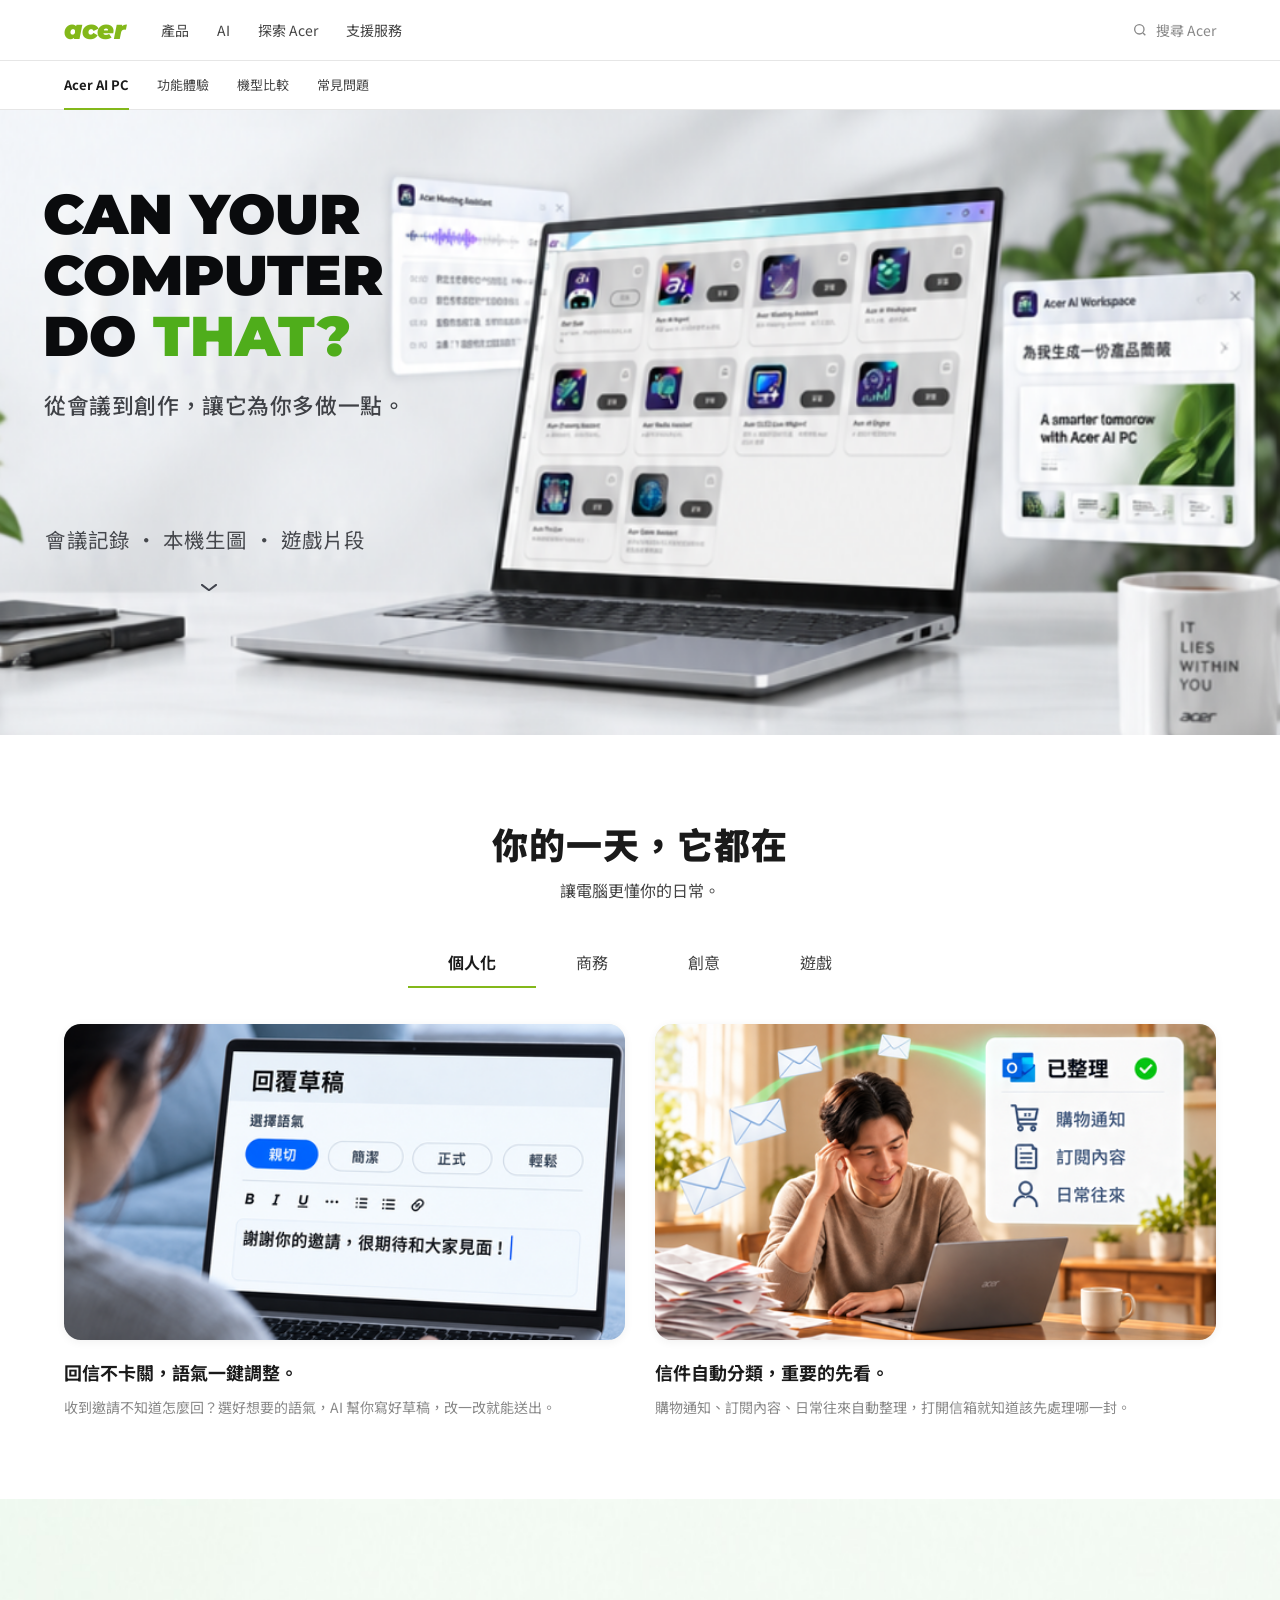
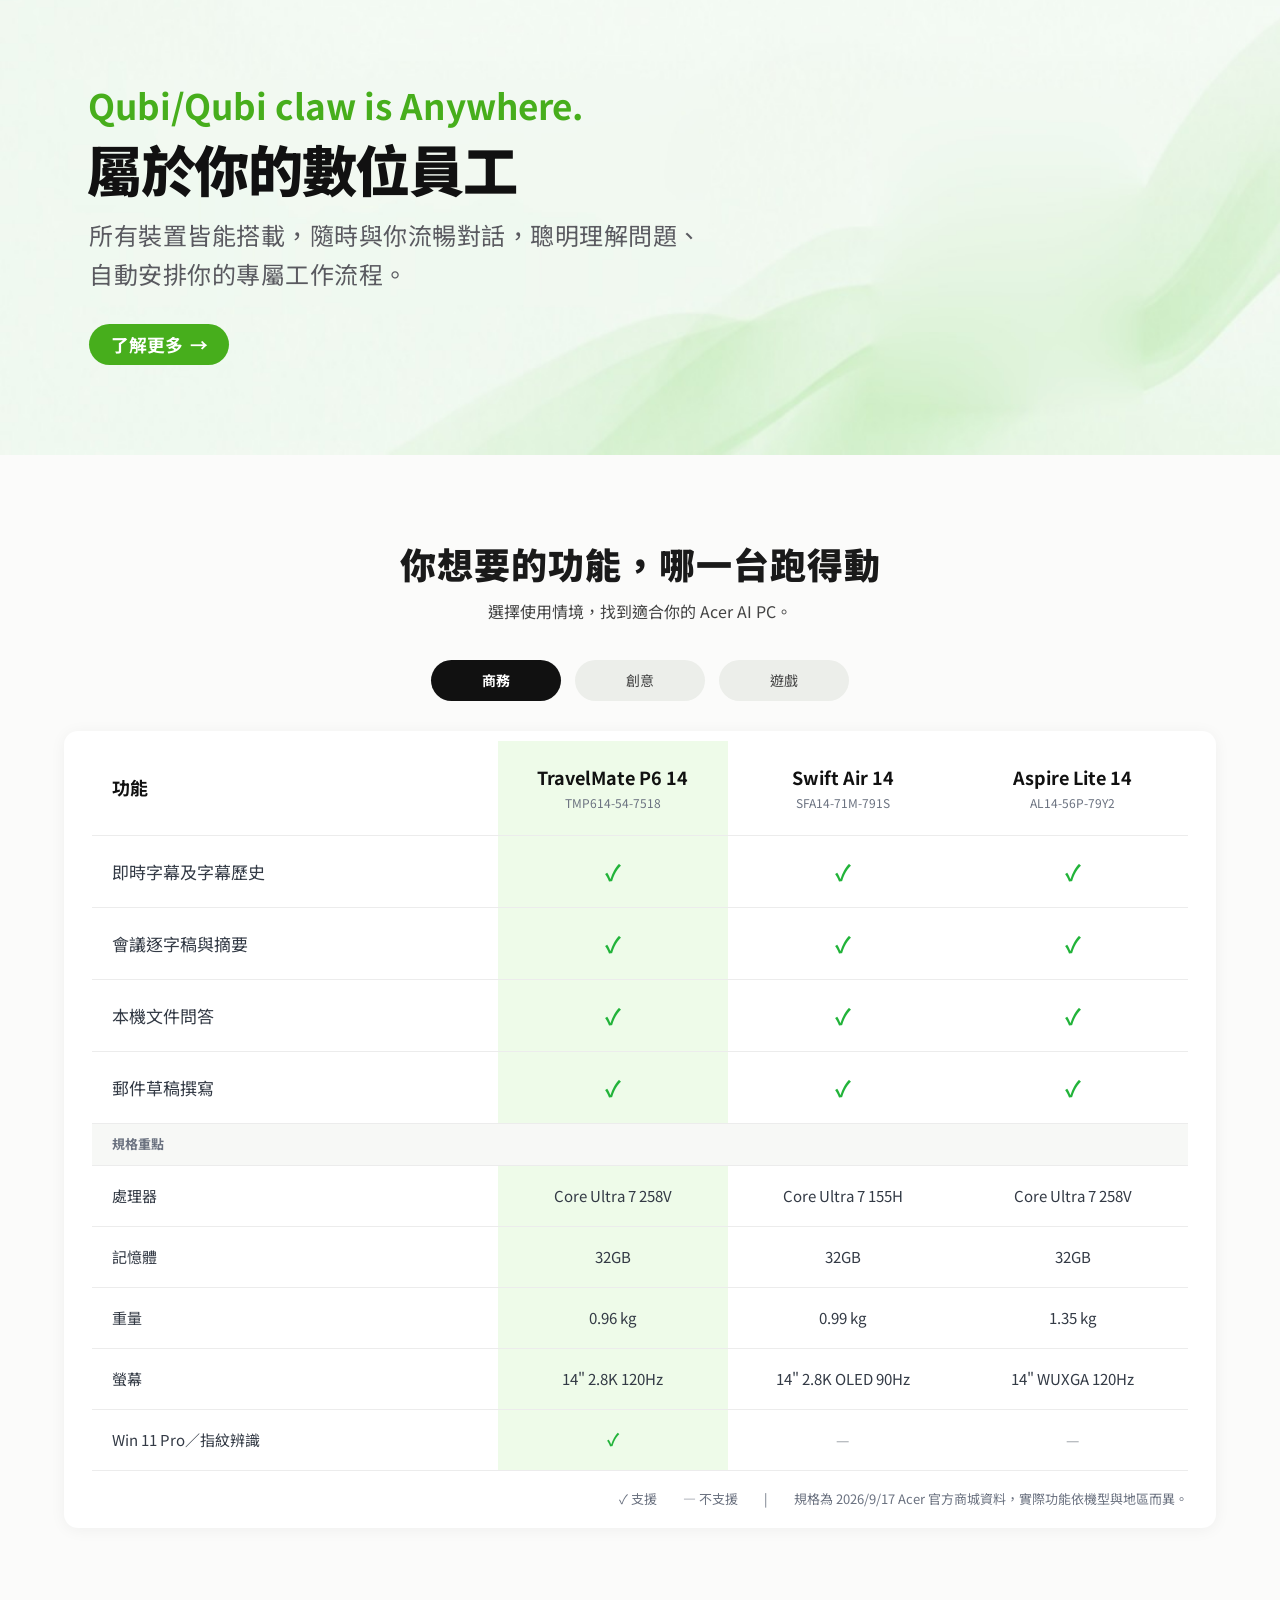
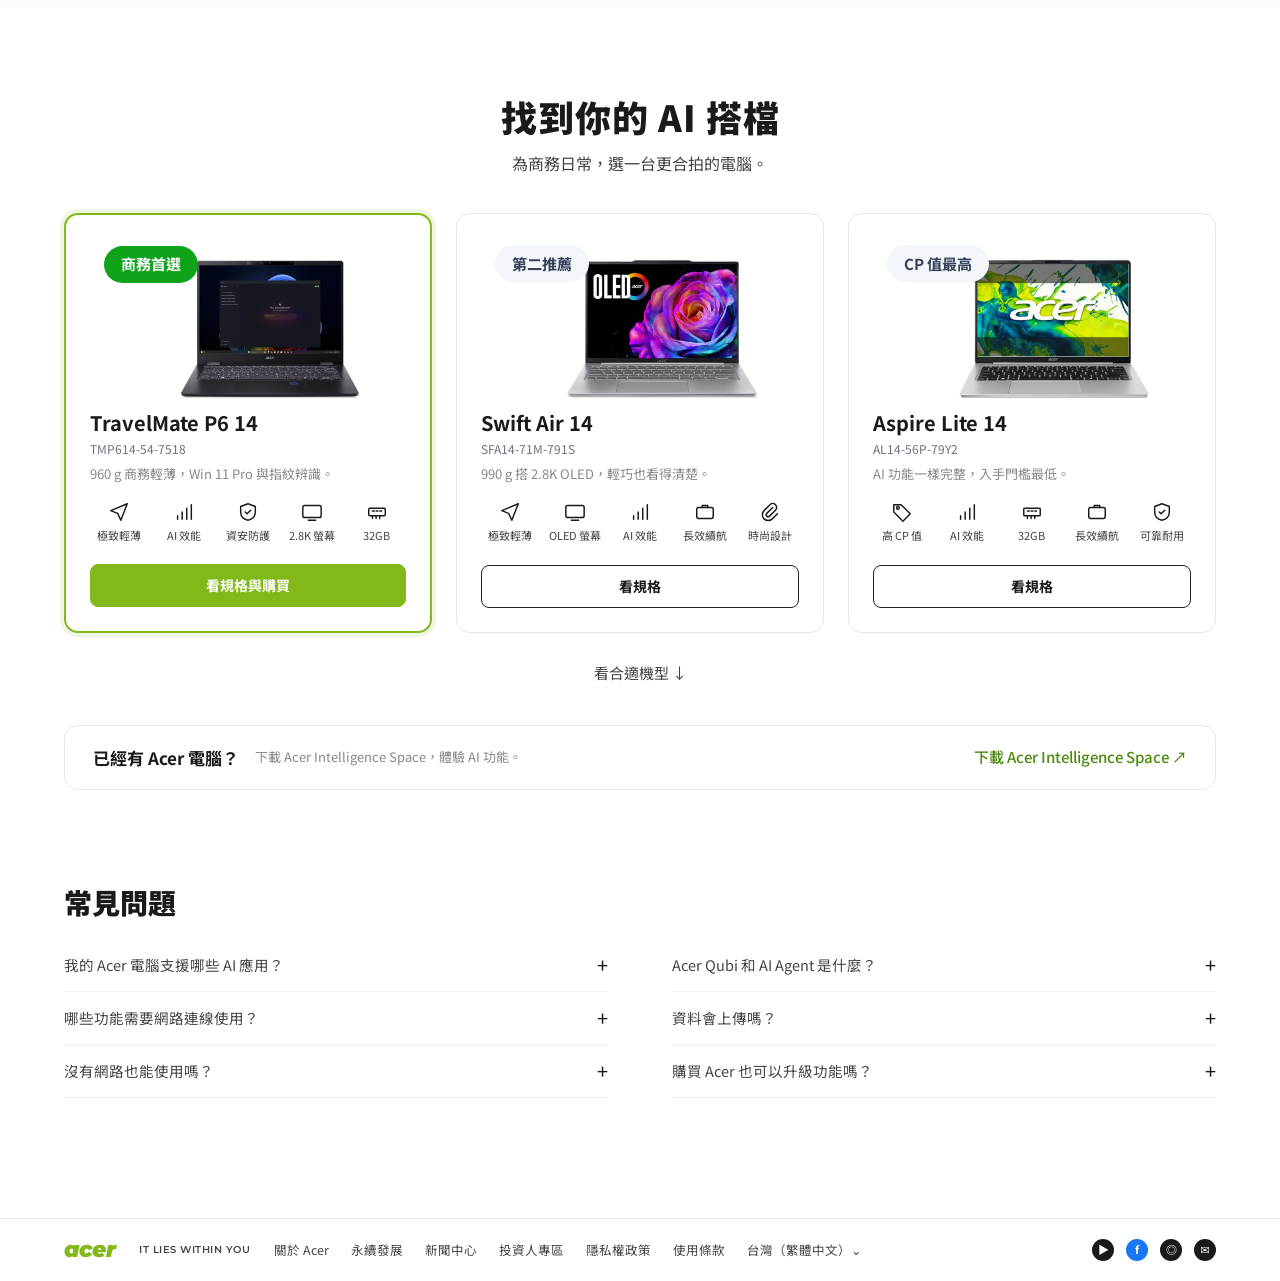
<file: content/acer-ai-pc-personal.html>
<!doctype html>
<html lang="zh-Hant">
<head>
<meta charset="utf-8">
<meta name="robots" content="noindex, nofollow">
<meta name="viewport" content="width=device-width, initial-scale=1">
<title>Acer AI PC｜個人化</title>
<link rel="preconnect" href="https://fonts.googleapis.com">
<link href="https://fonts.googleapis.com/css2?family=Noto+Sans+TC:wght@400;500;700;900&family=Montserrat:wght@900&display=swap" rel="stylesheet">
<style>
  :root{
    --green:#83b81a; --green-d:#4f8a10; --brand-green:#0ea31b; --check:#22b33a;
    --ink:#1a1a1a; --ink-2:#444; --muted:#888; --line:#e6e6e6; --bg:#fff;
    --radius:14px; --shadow:0 8px 30px rgba(0,0,0,.08);
    --w:1200px;
  }
  *{box-sizing:border-box}
  html{scroll-behavior:smooth}
  body{margin:0;font-family:"Noto Sans TC","PingFang TC","Microsoft JhengHei",system-ui,sans-serif;color:var(--ink);background:var(--bg);font-size:15px;line-height:1.6}
  a{color:inherit;text-decoration:none}
  img{display:block;max-width:100%}
  .wrap{max-width:var(--w);margin:0 auto;padding-inline:24px}
  .logo{font-family:Montserrat,sans-serif;font-weight:900;font-style:italic;color:var(--green);letter-spacing:-.5px;font-size:26px;line-height:1}

  /* Text overlaid on artwork: sizes/positions are in cqw of the image box,
     taken from the Figma frames so both stay in sync. */
  .art{position:relative;container-type:inline-size;overflow:hidden}
  .art > img{width:100%;height:100%;object-fit:cover}
  .ov{position:absolute;margin:0;white-space:pre;line-height:1.448;font-weight:400}

  /* ---------- Header ---------- */
  .topbar{border-bottom:1px solid var(--line);background:#fff;position:sticky;top:0;z-index:20}
  .topbar .wrap{display:flex;align-items:center;height:60px;gap:36px}
  .topbar nav{display:flex;gap:28px;font-size:14px;color:var(--ink-2)}
  .topbar nav a:hover{color:var(--green-d)}
  .search{margin-left:auto;display:flex;align-items:center;gap:8px;color:var(--muted);font-size:14px}
  .subnav{background:#fff;border-bottom:1px solid var(--line)}
  .subnav .wrap{display:flex;align-items:center;gap:28px;height:48px;font-size:13px;color:var(--ink-2)}
  .subnav .brand{font-weight:700;color:var(--ink);position:relative}
  .subnav .brand::after{content:"";position:absolute;left:0;right:0;bottom:-15px;height:2px;background:var(--green)}

  /* ---------- Hero (image 1440×703) ---------- */
  .hero{aspect-ratio:1440/703;background:#eef0ee}
  .hero h1{position:absolute;margin:0;left:3.389cqw;top:5.771cqw;font:900 4.340cqw/4.783cqw Montserrat,sans-serif;color:#0a0b0d;white-space:pre}
  .hero h1 em{font-style:normal;color:#4fad1b}
  .hero .lead{left:3.451cqw;top:21.82cqw;font-size:1.701cqw;letter-spacing:.0444cqw;font-weight:500;color:#3f4146}
  .hero .cats{left:3.549cqw;top:32.40cqw;font-size:1.597cqw;letter-spacing:.0861cqw;color:#45474c}
  .hero .down{position:absolute;left:15.70cqw;top:36.19cqw;width:1.25cqw;animation:bob 2s infinite}
  @keyframes bob{50%{transform:translateY(.4cqw)}}
  @media (prefers-reduced-motion:reduce){.hero .down{animation:none}}

  /* ---------- Section common ---------- */
  section{padding-block:80px}
  .sec-head{text-align:center;margin-bottom:36px}
  .sec-head h2{font-size:36px;font-weight:900;margin:0 0 6px;letter-spacing:1px}
  .sec-head p{margin:0;color:var(--ink-2);font-size:16px}
  .tabs{display:flex;justify-content:center;margin:28px 0 36px}
  .tabs a{padding:10px 40px;font-size:16px;color:var(--ink-2);border-bottom:2px solid transparent}
  .tabs a:hover{color:var(--ink)}
  .tabs a[aria-selected=true]{color:var(--ink);font-weight:700;border-color:var(--green)}

  /* ---------- Day cards ---------- */
  .cards3{display:grid;grid-template-columns:repeat(3,1fr);gap:30px}
  .cards3.cols-2{grid-template-columns:repeat(2,1fr)}
  /* scenario cards: corner radius 3% of the card width, same as the Samsung Galaxy AI scenario images */
  .card:has(> .scene){container-type:inline-size}
  .scene{border-radius:3cqw;box-shadow:0 2px 10px rgba(0,0,0,.06);background:#eef2ec}
  .card h3{font-size:18px;margin:18px 0 8px}
  .card p.desc{margin:0;font-size:14px;color:var(--muted);line-height:1.75}

  /* ---------- Qubi (image 1440×625) ---------- */
  .qubi{padding:0;aspect-ratio:1440/625;background:#eef6e8}
  /* green artwork (old Qubi removed) + the Qubi Claw jump cut out of its video, drawn by qubi-claw.js */
  .qubi .media{position:absolute;inset:0}
  .qubi .media img,.qubi .media canvas{position:absolute;inset:0;width:100%;height:100%;object-fit:cover}
  .qubi .k{left:6.875cqw;top:14.16cqw;font-size:2.743cqw;font-weight:700;color:#47ae1c}
  .qubi h2.ov{left:6.785cqw;top:18.00cqw;font-size:4.306cqw;letter-spacing:-.0993cqw;font-weight:900;color:#111}
  .qubi .b{left:6.972cqw;top:24.67cqw;font-size:1.875cqw;letter-spacing:.0389cqw;line-height:3.084cqw;color:#5a5a60}
  .qubi .more{left:6.972cqw;top:33.2cqw;padding:.69cqw 1.67cqw;border-radius:999px;background:#47ae1c;color:#fff;font-size:1.39cqw;font-weight:700;line-height:1.3;transition:background .2s}
  .qubi .more:hover{background:#3a9314}
  .qubi .more span{display:inline-block;margin-left:.4em;transition:transform .2s}
  .qubi .more:hover span{transform:translateX(3px)}
  .qubi .media{pointer-events:none}

  /* ---------- Compare ---------- */
  .compare{background:#fbfbfa}
  .pills{display:flex;justify-content:center;gap:14px;margin:26px 0 30px}
  .pills a{min-width:130px;padding:9px 20px;border-radius:999px;background:#eceeea;color:var(--ink-2);font-size:14px;text-align:center}
  .pills a:hover{background:#e2e5e0}
  .pills a[aria-current=true]{background:#111;color:#fff;font-weight:700}
  .table-box{background:#fff;border-radius:var(--radius);box-shadow:0 2px 16px rgba(0,0,0,.05);padding:10px 28px 18px;overflow-x:auto}
  table{width:100%;border-collapse:collapse;min-width:720px;font-size:17px}
  th,td{padding:18px 20px;border-bottom:1px solid #ececec}
  th{font-size:18px;font-weight:700;padding-block:22px;color:#111;text-align:center}
  th:first-child,td:first-child{text-align:left;width:37%}
  td{text-align:center;color:#333a45}
  .hl{background:#eefbe9}
  .ok{color:var(--check);font-weight:700;font-size:22px}
  .na{color:#9aa0a6}
  .legend{text-align:right;font-size:13px;color:#6b7280;margin:18px 0 0}

  /* ---------- Products (device 336×172) ---------- */
  .products .cards3{gap:24px}
  .prod{border:1px solid var(--line);border-radius:var(--radius);padding:24px;background:#fff;display:flex;flex-direction:column;transition:box-shadow .2s}
  .prod:hover{box-shadow:var(--shadow)}
  .prod.featured{border:2px solid var(--green);box-shadow:0 0 0 4px #eef6e3}
  .device{aspect-ratio:336/172;overflow:visible}
  .device > img{position:absolute;left:0;bottom:0;width:100%;height:auto;object-fit:contain}
  .badge{position:absolute;left:4.46cqw;top:2.08cqw;height:11.9cqw;padding-inline:5.36cqw;border-radius:999px;display:flex;align-items:center;justify-content:center;font-size:4.76cqw;font-weight:700;background:#f2f6fa;color:#384158;white-space:nowrap}
  .featured .badge{background:var(--brand-green);color:#fff}
  .badge.cover{min-width:39.3cqw} /* hides the badge baked into the monitor photo */
  .prod h3{font-size:20px;margin:6px 0 2px}
  .prod .desc{margin:0 0 16px;font-size:13px;color:var(--muted)}
  .icons{display:flex;justify-content:space-between;gap:6px;margin-bottom:20px;font-size:11px;color:var(--ink-2);text-align:center}
  .icons div{display:flex;flex-direction:column;align-items:center;gap:4px;flex:1}
  .icons svg{width:22px;height:22px;stroke:var(--ink);fill:none;stroke-width:1.6;stroke-linecap:round;stroke-linejoin:round}
  .btn{margin-top:auto;display:block;text-align:center;padding:9px;border-radius:8px;border:1.5px solid #222;font-weight:700;font-size:14px;transition:.2s}
  .btn:hover{background:#111;color:#fff}
  .featured .btn{background:var(--green);border-color:var(--green);color:#fff}
  .featured .btn:hover{background:var(--green-d);border-color:var(--green-d)}
  .all{display:block;text-align:center;margin-top:28px;font-size:15px;color:var(--ink-2)}
  .owner{margin-top:40px;border:1px solid var(--line);border-radius:var(--radius);padding:18px 28px;display:flex;align-items:center;gap:16px;flex-wrap:wrap;background:#fff}
  .owner strong{font-size:17px}
  .owner span{font-size:13px;color:var(--muted)}
  .owner a{margin-left:auto;color:var(--green-d);font-weight:500}

  /* ---------- FAQ ---------- */
  .faq{padding-top:10px}
  .faq h2{font-size:28px;margin:0 0 14px;font-weight:900}
  .faq-grid{display:grid;grid-template-columns:1fr 1fr;column-gap:64px}
  details{border-bottom:1px solid #f0f0f0}
  summary{list-style:none;display:flex;justify-content:space-between;align-items:center;padding:10px 0;cursor:pointer;color:var(--ink-2);font-size:14.5px}
  summary::-webkit-details-marker{display:none}
  summary::after{content:"+";font-size:20px;color:var(--ink);transition:transform .2s}
  details[open] summary::after{transform:rotate(45deg)}
  details p{margin:0 0 14px;font-size:14px;color:var(--muted)}

  /* ---------- Footer ---------- */
  footer{border-top:1px solid var(--line);padding-block:20px;margin-top:40px}
  footer .wrap{display:flex;align-items:center;gap:24px;flex-wrap:wrap;font-size:12.5px;color:var(--ink-2)}
  footer .tag{font:600 10px Montserrat,sans-serif;color:var(--ink-2);letter-spacing:.5px}
  footer nav{display:flex;gap:22px;flex-wrap:wrap}
  .social{margin-left:auto;display:flex;gap:12px}
  .social span{width:22px;height:22px;border-radius:50%;background:#1a1a1a;color:#fff;display:grid;place-items:center;font-size:11px;font-weight:700}
  .social span.fb{background:#1877f2}

  /* ---------- Responsive ---------- */
  @media (max-width:960px){
    /* tablet: cards in two columns; an odd last card sits centred under the pair */
    .cards3,.cards3.cols-2,.products .cards3{grid-template-columns:repeat(2,1fr);gap:24px}
    .cards3 > :last-child:nth-child(odd){grid-column:1/-1;justify-self:center;width:calc(50% - 12px)}
    .faq-grid{grid-template-columns:1fr}
    .topbar nav{display:none}
    .tabs a{padding:10px 28px}
    table{font-size:15px}
    th,td{padding:14px}
    .qubi .more{font-size:13px;padding:6px 14px}
  }
  @media (max-width:760px){
    /* Hero & Qubi: copy moves above the artwork so it stays readable */
    .hero,.qubi{aspect-ratio:auto;display:flex;flex-direction:column;container-type:normal}
    .hero > img{order:2;aspect-ratio:1440/703}
    .qubi .media{position:relative;order:2;aspect-ratio:1440/625;overflow:hidden}
    .hero h1,.hero .ov,.qubi .ov{position:static;white-space:normal;padding-inline:16px}
    .hero h1{font-size:36px;line-height:1.1;padding-top:28px}
    .hero .lead{font-size:17px;margin-top:10px}
    .hero .cats{font-size:15px;padding-bottom:16px}
    .hero .down{display:none}
    .qubi .ov{position:relative;inset:auto;padding-inline:24px}
    .qubi .k{font-size:16px;line-height:1.5;padding-top:40px}
    .qubi h2.ov{inset:auto;font-size:26px;line-height:1.35;margin-top:6px}
    .qubi .b{font-size:15px;line-height:1.85;margin-top:12px;letter-spacing:0;color:#5a5a60}
    .qubi .b br{display:none}
    .qubi .more{align-self:flex-start;margin:18px 0 0 24px;padding:9px 20px;font-size:15px}
    /* one continuous green panel: copy on top, Qubi standing under it (the jump rises behind the copy) */
    .qubi{padding-bottom:200px}
    .qubi .media{position:absolute;inset:0;aspect-ratio:auto}
    .qubi .media img,.qubi .media canvas{object-position:50% 100%}
    .qubi .ov{z-index:1}
    .qubi .media canvas{z-index:2} /* Qubi jumps in front of the copy */
  }
  @media (max-width:600px){
    .cards3,.cards3.cols-2,.products .cards3{grid-template-columns:1fr;max-width:480px;margin-inline:auto}
    .cards3 > :last-child:nth-child(odd){width:auto;justify-self:stretch}
  }
  @media (max-width:560px){
    .wrap{padding-inline:16px}
    .sec-head h2{font-size:26px}
    .tabs a{padding:10px 16px}
    .pills a{min-width:0;flex:1}
    .subnav .wrap{gap:16px;overflow-x:auto;white-space:nowrap}
    .owner a{margin-left:0}
    /* comparison table scrolls sideways with the feature column pinned */
    .table-box{padding-inline:14px}
    table{min-width:560px;font-size:14px}
    th,td{padding:12px 10px}
    th:first-child,td:first-child{position:sticky;left:0;z-index:1;background:#fff;width:auto;min-width:128px;box-shadow:1px 0 0 #ececec}
  }

  /* 真實機型資料：機型代號、規格重點列 */
  th small{display:block;font-size:12px;font-weight:400;color:#6b7280;margin-top:2px}
  tr.sub-h td{background:#f7f8f6;font-size:13px;font-weight:700;color:#6b7280;padding-block:10px;text-align:left}
  tr.spec td{font-size:15px}
  tr.spec .ok{font-size:17px;line-height:1}
  thead th:not(:first-child){width:21%}  /* 三個情境欄寬一致，簡報標示框才對得準 */
  .prod .code{margin:-2px 0 6px;font-size:12px;color:#6b7280}
</style>
</head>
<body>

<header class="topbar">
  <div class="wrap">
    <a href="acer-ai-pc.html" class="logo" aria-label="Acer 首頁">acer</a>
    <nav><a href="#">產品</a><a href="#">AI</a><a href="#">探索 Acer</a><a href="#">支援服務</a></nav>
    <label class="search">
      <svg width="16" height="16" viewBox="0 0 24 24" fill="none" stroke="currentColor" stroke-width="2"><circle cx="11" cy="11" r="7"/><path d="m20 20-3.5-3.5"/></svg>
      搜尋 Acer
    </label>
  </div>
</header>
<div class="subnav">
  <div class="wrap">
    <a class="brand" href="acer-ai-pc.html">Acer AI PC</a>
    <a href="#day">功能體驗</a><a href="#compare">機型比較</a><a href="#faq">常見問題</a>
  </div>
</div>

<section class="hero art" style="padding:0">
  <img src="images/hero.png" alt="桌上的 Acer 筆電開啟 AI 應用程式，旁邊浮著 Acer Meeting Assistant 與 Acer AI Workspace 視窗">
  <h1>CAN YOUR
COMPUTER
DO <em>THAT?</em></h1>
  <p class="ov lead">從會議到創作，讓它為你多做一點。</p>
  <p class="ov cats">會議記錄 · 本機生圖 · 遊戲片段</p>
  <a href="#day" class="down" aria-label="向下捲動">
    <svg viewBox="0 0 18 8" fill="none" stroke="#41444e" stroke-width="2.2" stroke-linecap="round" stroke-linejoin="round"><path d="M1 1l8 6 8-6"/></svg>
  </a>
</section>

<section id="day">
  <div class="wrap">
    <div class="sec-head">
      <h2>你的一天，它都在</h2>
      <p>讓電腦更懂你的日常。</p>
    </div>
    <nav class="tabs" role="tablist" aria-label="使用情境">
      <a role="tab" href="acer-ai-pc-personal.html#day" aria-selected="true" aria-current="page">個人化</a>
      <a role="tab" href="acer-ai-pc.html#day" aria-selected="false">商務</a>
      <a role="tab" href="acer-ai-pc-creative.html#day" aria-selected="false">創意</a>
      <a role="tab" href="acer-ai-pc-gaming.html#day" aria-selected="false">遊戲</a>
    </nav>
    <div class="cards3 cols-2">
      <article class="card">
        <div class="scene art" style="aspect-ratio:585/330">
          <img src="images/personal-1-v2.png" alt="在筆電上撰寫回覆草稿" style="object-position:50% 30%">
          
        </div>
        <h3>回信不卡關，語氣一鍵調整。</h3>
        <p class="desc">收到邀請不知道怎麼回？選好想要的語氣，AI 幫你寫好草稿，改一改就能送出。</p>
      </article>
      <article class="card">
        <div class="scene art" style="aspect-ratio:585/330">
          <img src="images/personal-2-v2.png" alt="信件自動分類完成的畫面" style="object-position:50% 30%">
          
        </div>
        <h3>信件自動分類，重要的先看。</h3>
        <p class="desc">購物通知、訂閱內容、日常往來自動整理，打開信箱就知道該先處理哪一封。</p>
      </article>
    </div>
  </div>
</section>

<section class="qubi art">
  <div class="media"><img src="images/qubi-bg.jpg" alt=""><canvas width="1440" height="625" role="img" aria-label="Qubi 向上跳起拿到龍蝦雙手，變身為 Qubi Claw"></canvas></div>
  <p class="ov k">Qubi/Qubi claw is Anywhere.</p>
  <h2 class="ov">屬於你的數位員工</h2>
  <p class="ov b">所有裝置皆能搭載，隨時與你流暢對話，聰明理解問題、<br>自動安排你的專屬工作流程。</p>
  <a class="ov more" href="https://www.acer.com/acer-qubi-claw" target="_blank" rel="noopener">了解更多<span aria-hidden="true">→</span></a>
</section>
<script src="qubi-claw.js"></script>

<section class="compare" id="compare">
  <div class="wrap">
    <div class="sec-head">
      <h2>你想要的功能，哪一台跑得動</h2>
      <p>選擇使用情境，找到適合你的 Acer AI PC。</p>
    </div>
    <nav class="pills" aria-label="比較情境"><a href="acer-ai-pc.html#compare" aria-current="true">商務</a><a href="acer-ai-pc-creative.html#compare" aria-current="false">創意</a><a href="acer-ai-pc-gaming.html#compare" aria-current="false">遊戲</a></nav>
    <div class="table-box">
      <table>
        <thead><tr><th>功能</th><th class="hl">TravelMate P6 14<small>TMP614-54-7518</small></th><th>Swift Air 14<small>SFA14-71M-791S</small></th><th>Aspire Lite 14<small>AL14-56P-79Y2</small></th></tr></thead>
        <tbody>
          <tr><td>即時字幕及字幕歷史</td><td class="hl"><span class="ok">✓</span></td><td><span class="ok">✓</span></td><td><span class="ok">✓</span></td></tr>
          <tr><td>會議逐字稿與摘要</td><td class="hl"><span class="ok">✓</span></td><td><span class="ok">✓</span></td><td><span class="ok">✓</span></td></tr>
          <tr><td>本機文件問答</td><td class="hl"><span class="ok">✓</span></td><td><span class="ok">✓</span></td><td><span class="ok">✓</span></td></tr>
          <tr><td>郵件草稿撰寫</td><td class="hl"><span class="ok">✓</span></td><td><span class="ok">✓</span></td><td><span class="ok">✓</span></td></tr>
          <tr class="sub-h"><td colspan="4">規格重點</td></tr>
          <tr class="spec"><td>處理器</td><td class="hl">Core Ultra 7 258V</td><td>Core Ultra 7 155H</td><td>Core Ultra 7 258V</td></tr>
          <tr class="spec"><td>記憶體</td><td class="hl">32GB</td><td>32GB</td><td>32GB</td></tr>
          <tr class="spec"><td>重量</td><td class="hl">0.96 kg</td><td>0.99 kg</td><td>1.35 kg</td></tr>
          <tr class="spec"><td>螢幕</td><td class="hl">14" 2.8K 120Hz</td><td>14" 2.8K OLED 90Hz</td><td>14" WUXGA 120Hz</td></tr>
          <tr class="spec"><td>Win 11 Pro／指紋辨識</td><td class="hl"><span class="ok">✓</span></td><td><span class="na">—</span></td><td><span class="na">—</span></td></tr>
        </tbody>
      </table>
      <p class="legend">✓ 支援　　— 不支援　　|　　規格為 2026/9/17 Acer 官方商城資料，實際功能依機型與地區而異。</p>
    </div>
  </div>
</section>

<section class="products">
  <div class="wrap">
    <div class="sec-head">
      <h2>找到你的 AI 搭檔</h2>
      <p>為商務日常，選一台更合拍的電腦。</p>
    </div>
    <div class="cards3">
      <article class="prod featured">
        <div class="device art">
          <img src="images/product-real-tmp614.png" alt="TravelMate P6 14 筆電">
          <span class="badge">商務首選</span>
        </div>
        <h3>TravelMate P6 14</h3>
        <p class="code">TMP614-54-7518</p>
        <p class="desc">960 g 商務輕薄，Win 11 Pro 與指紋辨識。</p>
        <div class="icons">
          <div><svg viewBox="0 0 24 24" aria-hidden="true"><path d="M21 3 3 10.5l7.5 3L14 21z"/></svg>極致輕薄</div>
          <div><svg viewBox="0 0 24 24" aria-hidden="true"><path d="M5 20v-4M10 20v-8M15 20V8M20 20V4"/></svg>AI 效能</div>
          <div><svg viewBox="0 0 24 24" aria-hidden="true"><path d="M12 3 4 6v6c0 5 3.5 8 8 9 4.5-1 8-4 8-9V6z"/><path d="m9 12 2 2 4-4"/></svg>資安防護</div>
          <div><svg viewBox="0 0 24 24" aria-hidden="true"><rect x="2" y="5" width="20" height="13" rx="2"/><path d="M8 21h8"/></svg>2.8K 螢幕</div>
          <div><svg viewBox="0 0 24 24" aria-hidden="true"><rect x="3" y="8" width="18" height="8" rx="1"/><path d="M7 16v3M11 16v3M15 16v3M7 11h2M11 11h2M15 11h2"/></svg>32GB</div>
        </div>
        <a href="https://store.acer.com/zh-tw/tmp614-54-7518" class="btn" target="_blank" rel="noopener">看規格與購買</a>
      </article>
      <article class="prod">
        <div class="device art">
          <img src="images/product-real-sfa14.png" alt="Swift Air 14 筆電">
          <span class="badge">第二推薦</span>
        </div>
        <h3>Swift Air 14</h3>
        <p class="code">SFA14-71M-791S</p>
        <p class="desc">990 g 搭 2.8K OLED，輕巧也看得清楚。</p>
        <div class="icons">
          <div><svg viewBox="0 0 24 24" aria-hidden="true"><path d="M21 3 3 10.5l7.5 3L14 21z"/></svg>極致輕薄</div>
          <div><svg viewBox="0 0 24 24" aria-hidden="true"><rect x="2" y="5" width="20" height="13" rx="2"/><path d="M8 21h8"/></svg>OLED 螢幕</div>
          <div><svg viewBox="0 0 24 24" aria-hidden="true"><path d="M5 20v-4M10 20v-8M15 20V8M20 20V4"/></svg>AI 效能</div>
          <div><svg viewBox="0 0 24 24" aria-hidden="true"><rect x="3" y="7" width="18" height="12" rx="2"/><path d="M9 7V5h6v2"/></svg>長效續航</div>
          <div><svg viewBox="0 0 24 24" aria-hidden="true"><path d="m15 7-6.5 6.5a2 2 0 0 0 3 3L18 10a4 4 0 0 0-6-6l-6.5 6.5a6 6 0 0 0 9 9L20 14"/></svg>時尚設計</div>
        </div>
        <a href="https://store.acer.com/zh-tw/sfa14-71m-791s" class="btn" target="_blank" rel="noopener">看規格</a>
      </article>
      <article class="prod">
        <div class="device art">
          <img src="images/product-real-al14.png" alt="Aspire Lite 14 筆電">
          <span class="badge">CP 值最高</span>
        </div>
        <h3>Aspire Lite 14</h3>
        <p class="code">AL14-56P-79Y2</p>
        <p class="desc">AI 功能一樣完整，入手門檻最低。</p>
        <div class="icons">
          <div><svg viewBox="0 0 24 24" aria-hidden="true"><path d="M3 12V4h8l10 10-8 8z"/><circle cx="7.5" cy="7.5" r="1.5"/></svg>高 CP 值</div>
          <div><svg viewBox="0 0 24 24" aria-hidden="true"><path d="M5 20v-4M10 20v-8M15 20V8M20 20V4"/></svg>AI 效能</div>
          <div><svg viewBox="0 0 24 24" aria-hidden="true"><rect x="3" y="8" width="18" height="8" rx="1"/><path d="M7 16v3M11 16v3M15 16v3M7 11h2M11 11h2M15 11h2"/></svg>32GB</div>
          <div><svg viewBox="0 0 24 24" aria-hidden="true"><rect x="3" y="7" width="18" height="12" rx="2"/><path d="M9 7V5h6v2"/></svg>長效續航</div>
          <div><svg viewBox="0 0 24 24" aria-hidden="true"><path d="M12 3 4 6v6c0 5 3.5 8 8 9 4.5-1 8-4 8-9V6z"/><path d="m9 12 2 2 4-4"/></svg>可靠耐用</div>
        </div>
        <a href="https://store.acer.com/zh-tw/al14-56p-79y2" class="btn" target="_blank" rel="noopener">看規格</a>
      </article>
    </div>
    <a href="#" class="all">看合適機型 ↓</a>

    <div class="owner">
      <strong>已經有 Acer 電腦？</strong>
      <span>下載 Acer Intelligence Space，體驗 AI 功能。</span>
      <a href="#">下載 Acer Intelligence Space ↗</a>
    </div>
  </div>
</section>

<section class="faq" id="faq">
  <div class="wrap">
    <h2>常見問題</h2>
    <div class="faq-grid">
      <div>
        <details><summary>我的 Acer 電腦支援哪些 AI 應用？</summary><p>支援的功能依機型、處理器與作業系統版本而定，可參考上方機型比較表。</p></details>
        <details><summary>哪些功能需要網路連線使用？</summary><p>本機運算的功能可離線運作；雲端功能需要連線。</p></details>
        <details><summary>沒有網路也能使用嗎？</summary><p>本機文件問答等本機功能，無需網路即可使用。</p></details>
      </div>
      <div>
        <details><summary>Acer Qubi 和 AI Agent 是什麼？</summary><p>Qubi 是 Acer 的個人助理，可跨裝置與你對話、理解問題並協助完成任務。</p></details>
        <details><summary>資料會上傳嗎？</summary><p>本機功能的資料保留在你的電腦上，不會上傳至雲端。</p></details>
        <details><summary>購買 Acer 也可以升級功能嗎？</summary><p>透過 Acer Intelligence Space 可取得功能更新與新應用。</p></details>
      </div>
    </div>
  </div>
</section>

<footer>
  <div class="wrap">
    <span class="logo" style="font-size:22px">acer</span><span class="tag">IT LIES WITHIN YOU</span>
    <nav><a href="#">關於 Acer</a><a href="#">永續發展</a><a href="#">新聞中心</a><a href="#">投資人專區</a><a href="#">隱私權政策</a><a href="#">使用條款</a><a href="#">台灣（繁體中文）⌄</a></nav>
    <div class="social"><span>▶</span><span class="fb">f</span><span>◎</span><span>✉</span></div>
  </div>
</footer>
</body>
</html>
</file>
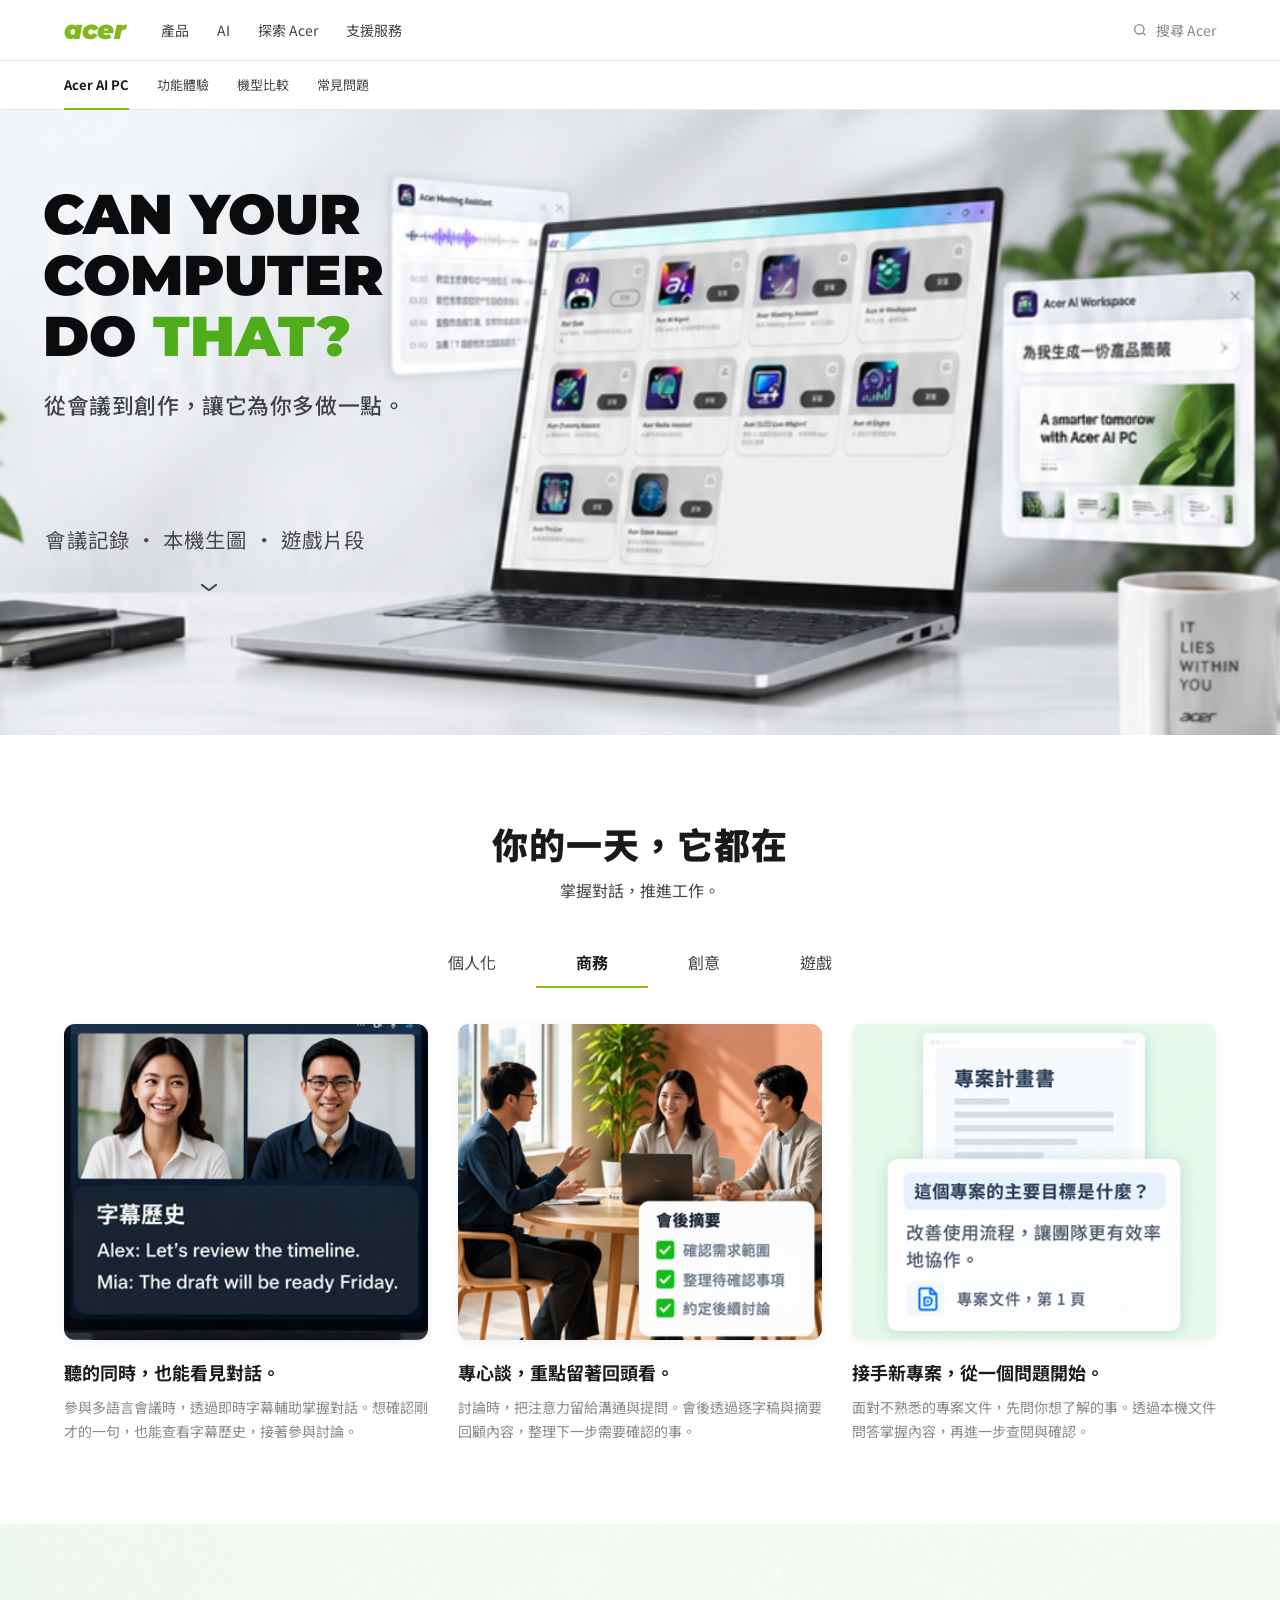
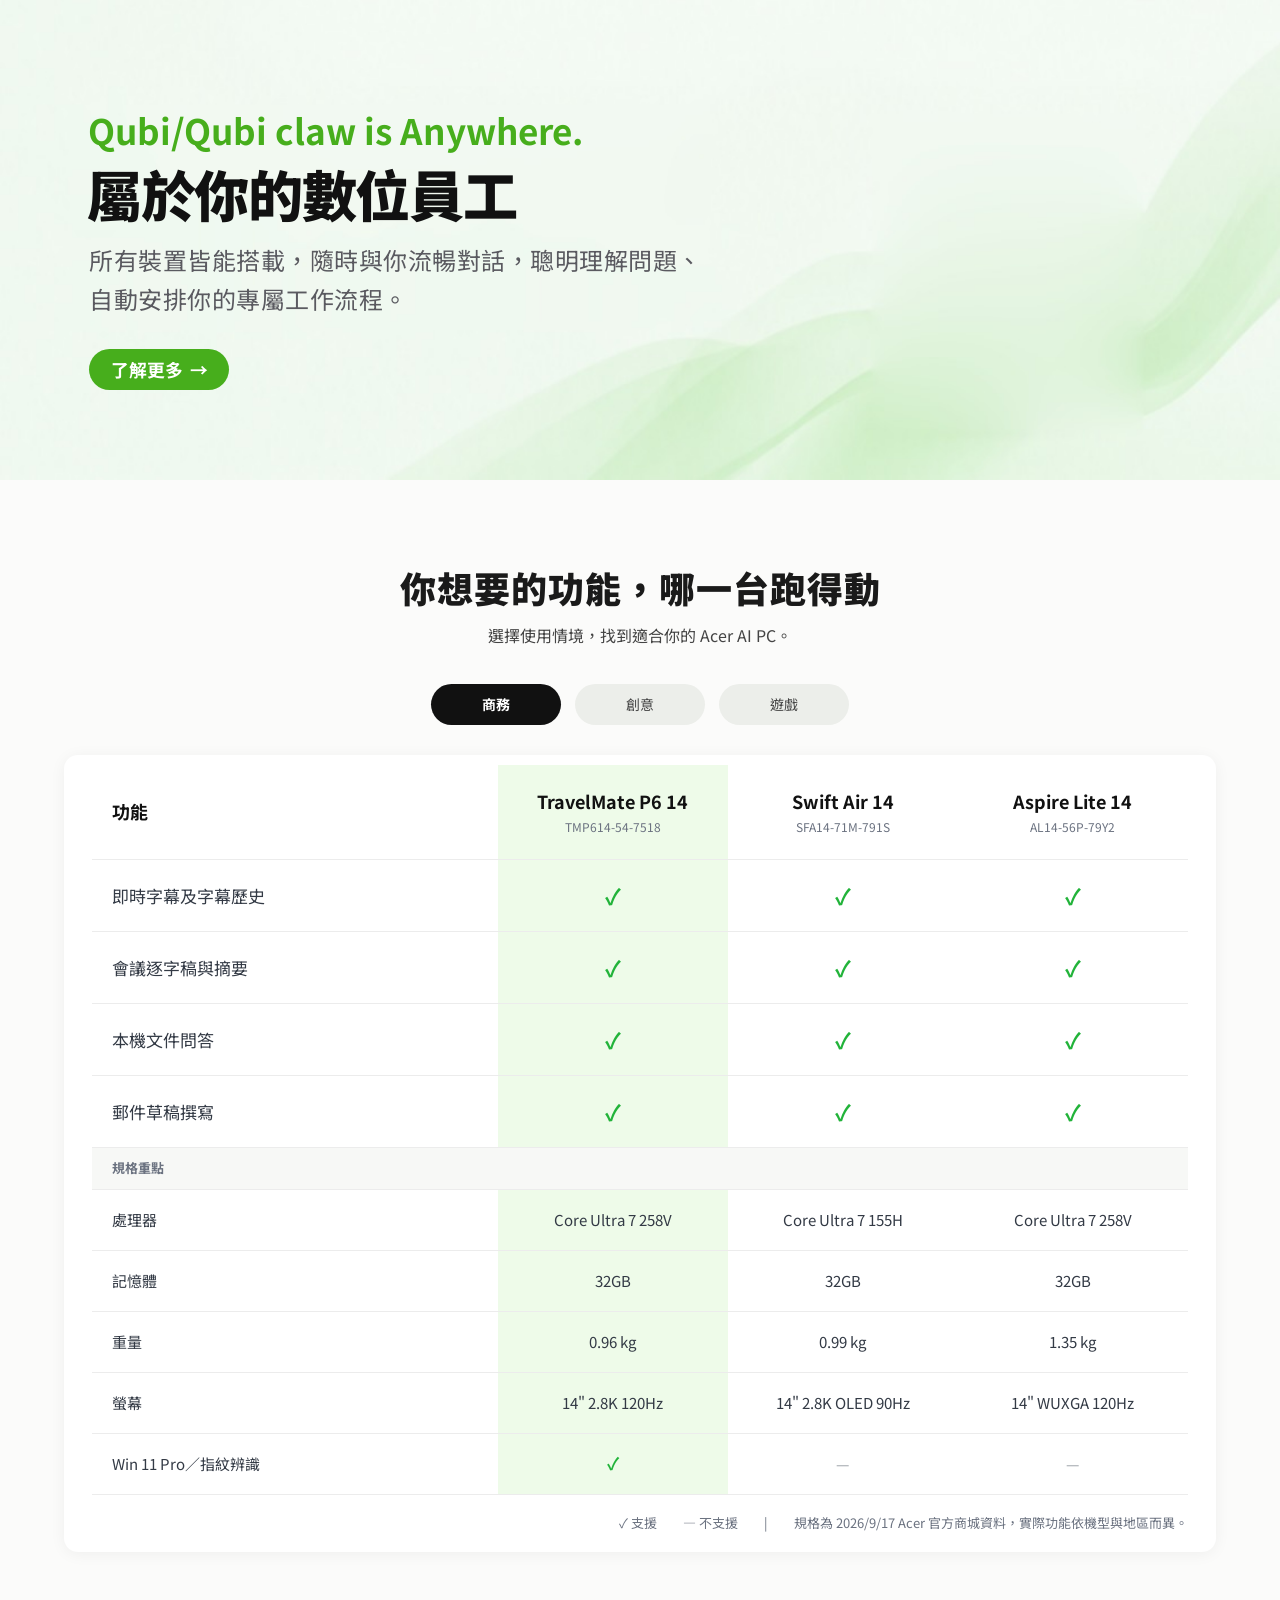
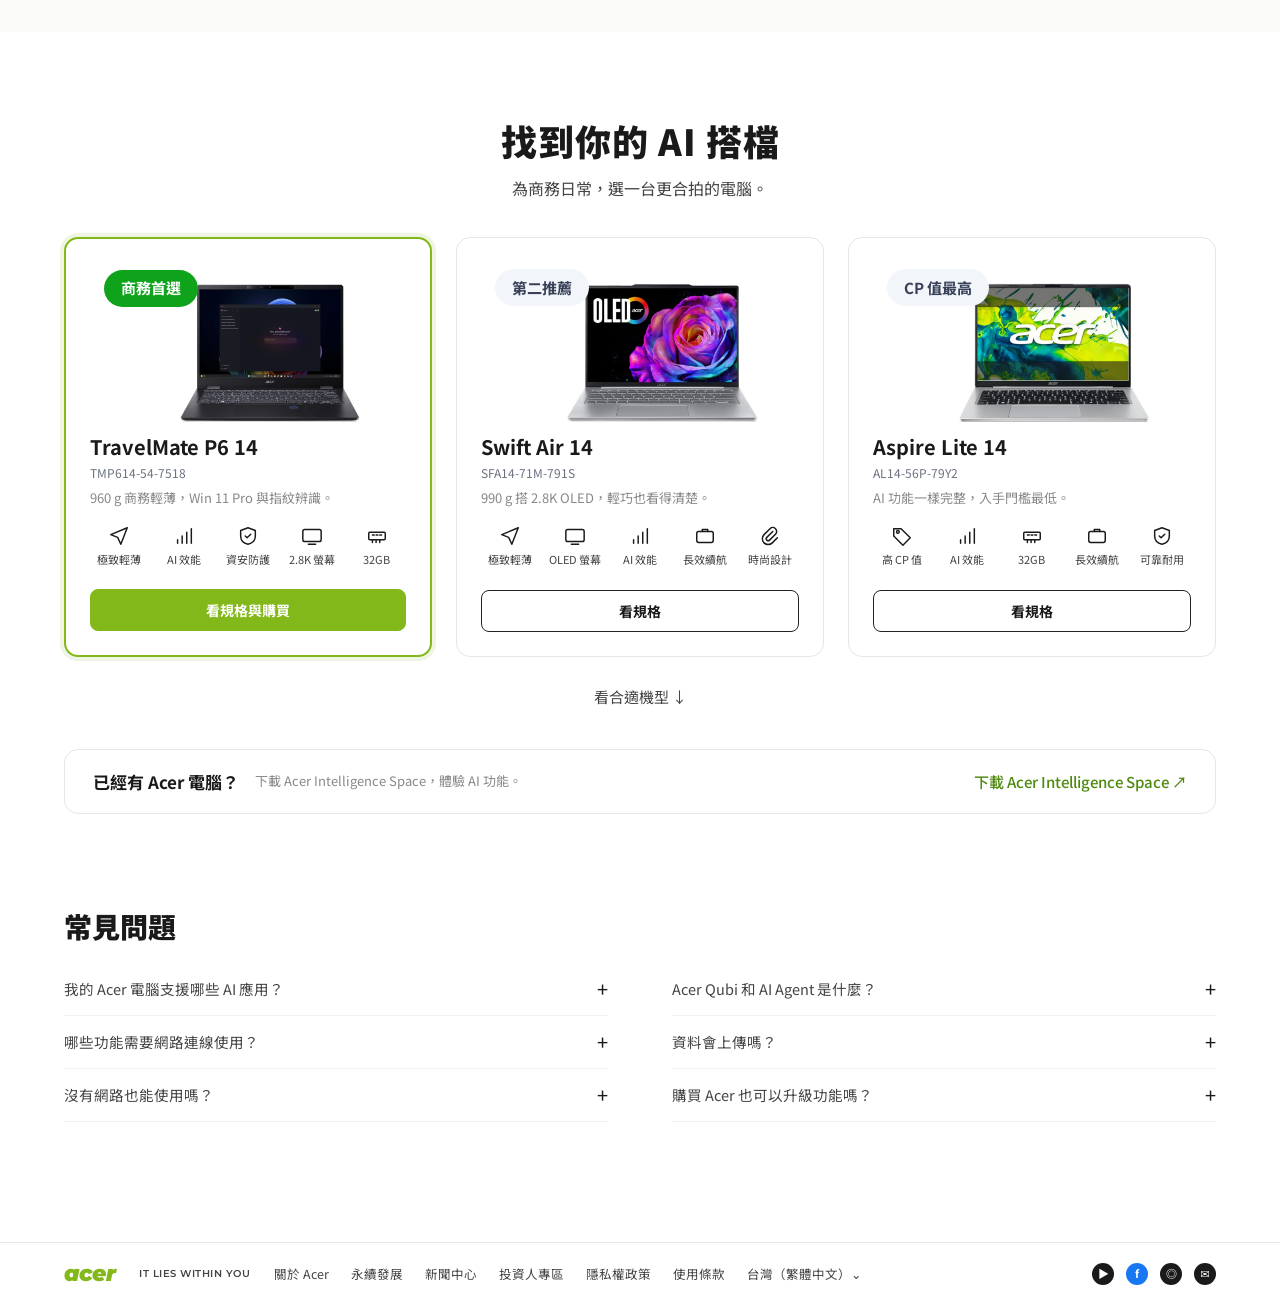
<file: content/acer-ai-pc.html>
<!doctype html>
<html lang="zh-Hant">
<head>
<meta charset="utf-8">
<meta name="robots" content="noindex, nofollow">
<meta name="viewport" content="width=device-width, initial-scale=1">
<title>Acer AI PC｜商務</title>
<link rel="preconnect" href="https://fonts.googleapis.com">
<link href="https://fonts.googleapis.com/css2?family=Noto+Sans+TC:wght@400;500;700;900&family=Montserrat:wght@900&display=swap" rel="stylesheet">
<style>
  :root{
    --green:#83b81a; --green-d:#4f8a10; --brand-green:#0ea31b; --check:#22b33a;
    --ink:#1a1a1a; --ink-2:#444; --muted:#888; --line:#e6e6e6; --bg:#fff;
    --radius:14px; --shadow:0 8px 30px rgba(0,0,0,.08);
    --w:1200px;
  }
  *{box-sizing:border-box}
  html{scroll-behavior:smooth}
  body{margin:0;font-family:"Noto Sans TC","PingFang TC","Microsoft JhengHei",system-ui,sans-serif;color:var(--ink);background:var(--bg);font-size:15px;line-height:1.6}
  a{color:inherit;text-decoration:none}
  img{display:block;max-width:100%}
  .wrap{max-width:var(--w);margin:0 auto;padding-inline:24px}
  .logo{font-family:Montserrat,sans-serif;font-weight:900;font-style:italic;color:var(--green);letter-spacing:-.5px;font-size:26px;line-height:1}

  /* Text overlaid on artwork: sizes/positions are in cqw of the image box,
     taken from the Figma frames so both stay in sync. */
  .art{position:relative;container-type:inline-size;overflow:hidden}
  .art > img{width:100%;height:100%;object-fit:cover}
  .ov{position:absolute;margin:0;white-space:pre;line-height:1.448;font-weight:400}

  /* ---------- Header ---------- */
  .topbar{border-bottom:1px solid var(--line);background:#fff;position:sticky;top:0;z-index:20}
  .topbar .wrap{display:flex;align-items:center;height:60px;gap:36px}
  .topbar nav{display:flex;gap:28px;font-size:14px;color:var(--ink-2)}
  .topbar nav a:hover{color:var(--green-d)}
  .search{margin-left:auto;display:flex;align-items:center;gap:8px;color:var(--muted);font-size:14px}
  .subnav{background:#fff;border-bottom:1px solid var(--line)}
  .subnav .wrap{display:flex;align-items:center;gap:28px;height:48px;font-size:13px;color:var(--ink-2)}
  .subnav .brand{font-weight:700;color:var(--ink);position:relative}
  .subnav .brand::after{content:"";position:absolute;left:0;right:0;bottom:-15px;height:2px;background:var(--green)}

  /* ---------- Hero (image 1440×703) ---------- */
  .hero{aspect-ratio:1440/703;background:#eef0ee}
  .hero h1{position:absolute;margin:0;left:3.389cqw;top:5.771cqw;font:900 4.340cqw/4.783cqw Montserrat,sans-serif;color:#0a0b0d;white-space:pre}
  .hero h1 em{font-style:normal;color:#4fad1b}
  .hero .lead{left:3.451cqw;top:21.82cqw;font-size:1.701cqw;letter-spacing:.0444cqw;font-weight:500;color:#3f4146}
  .hero .cats{left:3.549cqw;top:32.40cqw;font-size:1.597cqw;letter-spacing:.0861cqw;color:#45474c}
  .hero .down{position:absolute;left:15.70cqw;top:36.19cqw;width:1.25cqw;animation:bob 2s infinite}
  @keyframes bob{50%{transform:translateY(.4cqw)}}
  @media (prefers-reduced-motion:reduce){.hero .down{animation:none}}

  /* ---------- Section common ---------- */
  section{padding-block:80px}
  .sec-head{text-align:center;margin-bottom:36px}
  .sec-head h2{font-size:36px;font-weight:900;margin:0 0 6px;letter-spacing:1px}
  .sec-head p{margin:0;color:var(--ink-2);font-size:16px}
  .tabs{display:flex;justify-content:center;margin:28px 0 36px}
  .tabs a{padding:10px 40px;font-size:16px;color:var(--ink-2);border-bottom:2px solid transparent}
  .tabs a:hover{color:var(--ink)}
  .tabs a[aria-selected=true]{color:var(--ink);font-weight:700;border-color:var(--green)}

  /* ---------- Day cards ---------- */
  .cards3{display:grid;grid-template-columns:repeat(3,1fr);gap:30px}
  .cards3.cols-2{grid-template-columns:repeat(2,1fr)}
  /* scenario cards: corner radius 3% of the card width, same as the Samsung Galaxy AI scenario images */
  .card:has(> .scene){container-type:inline-size}
  .scene{border-radius:3cqw;box-shadow:0 2px 10px rgba(0,0,0,.06);background:#eef2ec}
  .card h3{font-size:18px;margin:18px 0 8px}
  .card p.desc{margin:0;font-size:14px;color:var(--muted);line-height:1.75}

  /* ---------- Qubi (image 1440×625) ---------- */
  .qubi{padding:0;aspect-ratio:1440/625;background:#eef6e8}
  /* green artwork (old Qubi removed) + the Qubi Claw jump cut out of its video, drawn by qubi-claw.js */
  .qubi .media{position:absolute;inset:0}
  .qubi .media img,.qubi .media canvas{position:absolute;inset:0;width:100%;height:100%;object-fit:cover}
  .qubi .k{left:6.875cqw;top:14.16cqw;font-size:2.743cqw;font-weight:700;color:#47ae1c}
  .qubi h2.ov{left:6.785cqw;top:18.00cqw;font-size:4.306cqw;letter-spacing:-.0993cqw;font-weight:900;color:#111}
  .qubi .b{left:6.972cqw;top:24.67cqw;font-size:1.875cqw;letter-spacing:.0389cqw;line-height:3.084cqw;color:#5a5a60}
  .qubi .more{left:6.972cqw;top:33.2cqw;padding:.69cqw 1.67cqw;border-radius:999px;background:#47ae1c;color:#fff;font-size:1.39cqw;font-weight:700;line-height:1.3;transition:background .2s}
  .qubi .more:hover{background:#3a9314}
  .qubi .more span{display:inline-block;margin-left:.4em;transition:transform .2s}
  .qubi .more:hover span{transform:translateX(3px)}
  .qubi .media{pointer-events:none}

  /* ---------- Compare ---------- */
  .compare{background:#fbfbfa}
  .pills{display:flex;justify-content:center;gap:14px;margin:26px 0 30px}
  .pills a{min-width:130px;padding:9px 20px;border-radius:999px;background:#eceeea;color:var(--ink-2);font-size:14px;text-align:center}
  .pills a:hover{background:#e2e5e0}
  .pills a[aria-current=true]{background:#111;color:#fff;font-weight:700}
  .table-box{background:#fff;border-radius:var(--radius);box-shadow:0 2px 16px rgba(0,0,0,.05);padding:10px 28px 18px;overflow-x:auto}
  table{width:100%;border-collapse:collapse;min-width:720px;font-size:17px}
  th,td{padding:18px 20px;border-bottom:1px solid #ececec}
  th{font-size:18px;font-weight:700;padding-block:22px;color:#111;text-align:center}
  th:first-child,td:first-child{text-align:left;width:37%}
  td{text-align:center;color:#333a45}
  .hl{background:#eefbe9}
  .ok{color:var(--check);font-weight:700;font-size:22px}
  .na{color:#9aa0a6}
  .legend{text-align:right;font-size:13px;color:#6b7280;margin:18px 0 0}

  /* ---------- Products (device 336×172) ---------- */
  .products .cards3{gap:24px}
  .prod{border:1px solid var(--line);border-radius:var(--radius);padding:24px;background:#fff;display:flex;flex-direction:column;transition:box-shadow .2s}
  .prod:hover{box-shadow:var(--shadow)}
  .prod.featured{border:2px solid var(--green);box-shadow:0 0 0 4px #eef6e3}
  .device{aspect-ratio:336/172;overflow:visible}
  .device > img{position:absolute;left:0;bottom:0;width:100%;height:auto;object-fit:contain}
  .badge{position:absolute;left:4.46cqw;top:2.08cqw;height:11.9cqw;padding-inline:5.36cqw;border-radius:999px;display:flex;align-items:center;justify-content:center;font-size:4.76cqw;font-weight:700;background:#f2f6fa;color:#384158;white-space:nowrap}
  .featured .badge{background:var(--brand-green);color:#fff}
  .badge.cover{min-width:39.3cqw} /* hides the badge baked into the monitor photo */
  .prod h3{font-size:20px;margin:6px 0 2px}
  .prod .desc{margin:0 0 16px;font-size:13px;color:var(--muted)}
  .icons{display:flex;justify-content:space-between;gap:6px;margin-bottom:20px;font-size:11px;color:var(--ink-2);text-align:center}
  .icons div{display:flex;flex-direction:column;align-items:center;gap:4px;flex:1}
  .icons svg{width:22px;height:22px;stroke:var(--ink);fill:none;stroke-width:1.6;stroke-linecap:round;stroke-linejoin:round}
  .btn{margin-top:auto;display:block;text-align:center;padding:9px;border-radius:8px;border:1.5px solid #222;font-weight:700;font-size:14px;transition:.2s}
  .btn:hover{background:#111;color:#fff}
  .featured .btn{background:var(--green);border-color:var(--green);color:#fff}
  .featured .btn:hover{background:var(--green-d);border-color:var(--green-d)}
  .all{display:block;text-align:center;margin-top:28px;font-size:15px;color:var(--ink-2)}
  .owner{margin-top:40px;border:1px solid var(--line);border-radius:var(--radius);padding:18px 28px;display:flex;align-items:center;gap:16px;flex-wrap:wrap;background:#fff}
  .owner strong{font-size:17px}
  .owner span{font-size:13px;color:var(--muted)}
  .owner a{margin-left:auto;color:var(--green-d);font-weight:500}

  /* ---------- FAQ ---------- */
  .faq{padding-top:10px}
  .faq h2{font-size:28px;margin:0 0 14px;font-weight:900}
  .faq-grid{display:grid;grid-template-columns:1fr 1fr;column-gap:64px}
  details{border-bottom:1px solid #f0f0f0}
  summary{list-style:none;display:flex;justify-content:space-between;align-items:center;padding:10px 0;cursor:pointer;color:var(--ink-2);font-size:14.5px}
  summary::-webkit-details-marker{display:none}
  summary::after{content:"+";font-size:20px;color:var(--ink);transition:transform .2s}
  details[open] summary::after{transform:rotate(45deg)}
  details p{margin:0 0 14px;font-size:14px;color:var(--muted)}

  /* ---------- Footer ---------- */
  footer{border-top:1px solid var(--line);padding-block:20px;margin-top:40px}
  footer .wrap{display:flex;align-items:center;gap:24px;flex-wrap:wrap;font-size:12.5px;color:var(--ink-2)}
  footer .tag{font:600 10px Montserrat,sans-serif;color:var(--ink-2);letter-spacing:.5px}
  footer nav{display:flex;gap:22px;flex-wrap:wrap}
  .social{margin-left:auto;display:flex;gap:12px}
  .social span{width:22px;height:22px;border-radius:50%;background:#1a1a1a;color:#fff;display:grid;place-items:center;font-size:11px;font-weight:700}
  .social span.fb{background:#1877f2}

  /* ---------- Responsive ---------- */
  @media (max-width:960px){
    /* tablet: cards in two columns; an odd last card sits centred under the pair */
    .cards3,.cards3.cols-2,.products .cards3{grid-template-columns:repeat(2,1fr);gap:24px}
    .cards3 > :last-child:nth-child(odd){grid-column:1/-1;justify-self:center;width:calc(50% - 12px)}
    .faq-grid{grid-template-columns:1fr}
    .topbar nav{display:none}
    .tabs a{padding:10px 28px}
    table{font-size:15px}
    th,td{padding:14px}
    .qubi .more{font-size:13px;padding:6px 14px}
  }
  @media (max-width:760px){
    /* Hero & Qubi: copy moves above the artwork so it stays readable */
    .hero,.qubi{aspect-ratio:auto;display:flex;flex-direction:column;container-type:normal}
    .hero > img{order:2;aspect-ratio:1440/703}
    .qubi .media{position:relative;order:2;aspect-ratio:1440/625;overflow:hidden}
    .hero h1,.hero .ov,.qubi .ov{position:static;white-space:normal;padding-inline:16px}
    .hero h1{font-size:36px;line-height:1.1;padding-top:28px}
    .hero .lead{font-size:17px;margin-top:10px}
    .hero .cats{font-size:15px;padding-bottom:16px}
    .hero .down{display:none}
    .qubi .ov{position:relative;inset:auto;padding-inline:24px}
    .qubi .k{font-size:16px;line-height:1.5;padding-top:40px}
    .qubi h2.ov{inset:auto;font-size:26px;line-height:1.35;margin-top:6px}
    .qubi .b{font-size:15px;line-height:1.85;margin-top:12px;letter-spacing:0;color:#5a5a60}
    .qubi .b br{display:none}
    .qubi .more{align-self:flex-start;margin:18px 0 0 24px;padding:9px 20px;font-size:15px}
    /* one continuous green panel: copy on top, Qubi standing under it (the jump rises behind the copy) */
    .qubi{padding-bottom:200px}
    .qubi .media{position:absolute;inset:0;aspect-ratio:auto}
    .qubi .media img,.qubi .media canvas{object-position:50% 100%}
    .qubi .ov{z-index:1}
    .qubi .media canvas{z-index:2} /* Qubi jumps in front of the copy */
  }
  @media (max-width:600px){
    .cards3,.cards3.cols-2,.products .cards3{grid-template-columns:1fr;max-width:480px;margin-inline:auto}
    .cards3 > :last-child:nth-child(odd){width:auto;justify-self:stretch}
  }
  @media (max-width:560px){
    .wrap{padding-inline:16px}
    .sec-head h2{font-size:26px}
    .tabs a{padding:10px 16px}
    .pills a{min-width:0;flex:1}
    .subnav .wrap{gap:16px;overflow-x:auto;white-space:nowrap}
    .owner a{margin-left:0}
    /* comparison table scrolls sideways with the feature column pinned */
    .table-box{padding-inline:14px}
    table{min-width:560px;font-size:14px}
    th,td{padding:12px 10px}
    th:first-child,td:first-child{position:sticky;left:0;z-index:1;background:#fff;width:auto;min-width:128px;box-shadow:1px 0 0 #ececec}
  }

  /* 真實機型資料：機型代號、規格重點列 */
  th small{display:block;font-size:12px;font-weight:400;color:#6b7280;margin-top:2px}
  tr.sub-h td{background:#f7f8f6;font-size:13px;font-weight:700;color:#6b7280;padding-block:10px;text-align:left}
  tr.spec td{font-size:15px}
  tr.spec .ok{font-size:17px;line-height:1}
  thead th:not(:first-child){width:21%}  /* 三個情境欄寬一致，簡報標示框才對得準 */
  .prod .code{margin:-2px 0 6px;font-size:12px;color:#6b7280}
</style>
</head>
<body>

<header class="topbar">
  <div class="wrap">
    <a href="acer-ai-pc.html" class="logo" aria-label="Acer 首頁">acer</a>
    <nav><a href="#">產品</a><a href="#">AI</a><a href="#">探索 Acer</a><a href="#">支援服務</a></nav>
    <label class="search">
      <svg width="16" height="16" viewBox="0 0 24 24" fill="none" stroke="currentColor" stroke-width="2"><circle cx="11" cy="11" r="7"/><path d="m20 20-3.5-3.5"/></svg>
      搜尋 Acer
    </label>
  </div>
</header>
<div class="subnav">
  <div class="wrap">
    <a class="brand" href="acer-ai-pc.html">Acer AI PC</a>
    <a href="#day">功能體驗</a><a href="#compare">機型比較</a><a href="#faq">常見問題</a>
  </div>
</div>

<section class="hero art" style="padding:0">
  <img src="images/hero.png" alt="桌上的 Acer 筆電開啟 AI 應用程式，旁邊浮著 Acer Meeting Assistant 與 Acer AI Workspace 視窗">
  <h1>CAN YOUR
COMPUTER
DO <em>THAT?</em></h1>
  <p class="ov lead">從會議到創作，讓它為你多做一點。</p>
  <p class="ov cats">會議記錄 · 本機生圖 · 遊戲片段</p>
  <a href="#day" class="down" aria-label="向下捲動">
    <svg viewBox="0 0 18 8" fill="none" stroke="#41444e" stroke-width="2.2" stroke-linecap="round" stroke-linejoin="round"><path d="M1 1l8 6 8-6"/></svg>
  </a>
</section>

<section id="day">
  <div class="wrap">
    <div class="sec-head">
      <h2>你的一天，它都在</h2>
      <p>掌握對話，推進工作。</p>
    </div>
    <nav class="tabs" role="tablist" aria-label="使用情境">
      <a role="tab" href="acer-ai-pc-personal.html#day" aria-selected="false">個人化</a>
      <a role="tab" href="acer-ai-pc.html#day" aria-selected="true" aria-current="page">商務</a>
      <a role="tab" href="acer-ai-pc-creative.html#day" aria-selected="false">創意</a>
      <a role="tab" href="acer-ai-pc-gaming.html#day" aria-selected="false">遊戲</a>
    </nav>
    <div class="cards3 cols-3">
      <article class="card">
        <div class="scene art" style="aspect-ratio:380/330">
          <img src="images/business-1-v2.png" alt="視訊會議畫面" style="object-position:50% 50%">
          
        </div>
        <h3>聽的同時，也能看見對話。</h3>
        <p class="desc">參與多語言會議時，透過即時字幕輔助掌握對話。想確認剛才的一句，也能查看字幕歷史，接著參與討論。</p>
      </article>
      <article class="card">
        <div class="scene art" style="aspect-ratio:380/330">
          <img src="images/business-2-v2.png" alt="三人在會議室討論" style="object-position:50% 75%">
          
        </div>
        <h3>專心談，重點留著回頭看。</h3>
        <p class="desc">討論時，把注意力留給溝通與提問。會後透過逐字稿與摘要回顧內容，整理下一步需要確認的事。</p>
      </article>
      <article class="card">
        <div class="scene art" style="aspect-ratio:380/330">
          <img src="images/business-3-v2.png" alt="文件問答介面" style="object-position:50% 50%">
          
        </div>
        <h3>接手新專案，從一個問題開始。</h3>
        <p class="desc">面對不熟悉的專案文件，先問你想了解的事。透過本機文件問答掌握內容，再進一步查閱與確認。</p>
      </article>
    </div>
  </div>
</section>

<section class="qubi art">
  <div class="media"><img src="images/qubi-bg.jpg" alt=""><canvas width="1440" height="625" role="img" aria-label="Qubi 向上跳起拿到龍蝦雙手，變身為 Qubi Claw"></canvas></div>
  <p class="ov k">Qubi/Qubi claw is Anywhere.</p>
  <h2 class="ov">屬於你的數位員工</h2>
  <p class="ov b">所有裝置皆能搭載，隨時與你流暢對話，聰明理解問題、<br>自動安排你的專屬工作流程。</p>
  <a class="ov more" href="https://www.acer.com/acer-qubi-claw" target="_blank" rel="noopener">了解更多<span aria-hidden="true">→</span></a>
</section>
<script src="qubi-claw.js"></script>

<section class="compare" id="compare">
  <div class="wrap">
    <div class="sec-head">
      <h2>你想要的功能，哪一台跑得動</h2>
      <p>選擇使用情境，找到適合你的 Acer AI PC。</p>
    </div>
    <nav class="pills" aria-label="比較情境"><a href="acer-ai-pc.html#compare" aria-current="true">商務</a><a href="acer-ai-pc-creative.html#compare" aria-current="false">創意</a><a href="acer-ai-pc-gaming.html#compare" aria-current="false">遊戲</a></nav>
    <div class="table-box">
      <table>
        <thead><tr><th>功能</th><th class="hl">TravelMate P6 14<small>TMP614-54-7518</small></th><th>Swift Air 14<small>SFA14-71M-791S</small></th><th>Aspire Lite 14<small>AL14-56P-79Y2</small></th></tr></thead>
        <tbody>
          <tr><td>即時字幕及字幕歷史</td><td class="hl"><span class="ok">✓</span></td><td><span class="ok">✓</span></td><td><span class="ok">✓</span></td></tr>
          <tr><td>會議逐字稿與摘要</td><td class="hl"><span class="ok">✓</span></td><td><span class="ok">✓</span></td><td><span class="ok">✓</span></td></tr>
          <tr><td>本機文件問答</td><td class="hl"><span class="ok">✓</span></td><td><span class="ok">✓</span></td><td><span class="ok">✓</span></td></tr>
          <tr><td>郵件草稿撰寫</td><td class="hl"><span class="ok">✓</span></td><td><span class="ok">✓</span></td><td><span class="ok">✓</span></td></tr>
          <tr class="sub-h"><td colspan="4">規格重點</td></tr>
          <tr class="spec"><td>處理器</td><td class="hl">Core Ultra 7 258V</td><td>Core Ultra 7 155H</td><td>Core Ultra 7 258V</td></tr>
          <tr class="spec"><td>記憶體</td><td class="hl">32GB</td><td>32GB</td><td>32GB</td></tr>
          <tr class="spec"><td>重量</td><td class="hl">0.96 kg</td><td>0.99 kg</td><td>1.35 kg</td></tr>
          <tr class="spec"><td>螢幕</td><td class="hl">14" 2.8K 120Hz</td><td>14" 2.8K OLED 90Hz</td><td>14" WUXGA 120Hz</td></tr>
          <tr class="spec"><td>Win 11 Pro／指紋辨識</td><td class="hl"><span class="ok">✓</span></td><td><span class="na">—</span></td><td><span class="na">—</span></td></tr>
        </tbody>
      </table>
      <p class="legend">✓ 支援　　— 不支援　　|　　規格為 2026/9/17 Acer 官方商城資料，實際功能依機型與地區而異。</p>
    </div>
  </div>
</section>

<section class="products">
  <div class="wrap">
    <div class="sec-head">
      <h2>找到你的 AI 搭檔</h2>
      <p>為商務日常，選一台更合拍的電腦。</p>
    </div>
    <div class="cards3">
      <article class="prod featured">
        <div class="device art">
          <img src="images/product-real-tmp614.png" alt="TravelMate P6 14 筆電">
          <span class="badge">商務首選</span>
        </div>
        <h3>TravelMate P6 14</h3>
        <p class="code">TMP614-54-7518</p>
        <p class="desc">960 g 商務輕薄，Win 11 Pro 與指紋辨識。</p>
        <div class="icons">
          <div><svg viewBox="0 0 24 24" aria-hidden="true"><path d="M21 3 3 10.5l7.5 3L14 21z"/></svg>極致輕薄</div>
          <div><svg viewBox="0 0 24 24" aria-hidden="true"><path d="M5 20v-4M10 20v-8M15 20V8M20 20V4"/></svg>AI 效能</div>
          <div><svg viewBox="0 0 24 24" aria-hidden="true"><path d="M12 3 4 6v6c0 5 3.5 8 8 9 4.5-1 8-4 8-9V6z"/><path d="m9 12 2 2 4-4"/></svg>資安防護</div>
          <div><svg viewBox="0 0 24 24" aria-hidden="true"><rect x="2" y="5" width="20" height="13" rx="2"/><path d="M8 21h8"/></svg>2.8K 螢幕</div>
          <div><svg viewBox="0 0 24 24" aria-hidden="true"><rect x="3" y="8" width="18" height="8" rx="1"/><path d="M7 16v3M11 16v3M15 16v3M7 11h2M11 11h2M15 11h2"/></svg>32GB</div>
        </div>
        <a href="https://store.acer.com/zh-tw/tmp614-54-7518" class="btn" target="_blank" rel="noopener">看規格與購買</a>
      </article>
      <article class="prod">
        <div class="device art">
          <img src="images/product-real-sfa14.png" alt="Swift Air 14 筆電">
          <span class="badge">第二推薦</span>
        </div>
        <h3>Swift Air 14</h3>
        <p class="code">SFA14-71M-791S</p>
        <p class="desc">990 g 搭 2.8K OLED，輕巧也看得清楚。</p>
        <div class="icons">
          <div><svg viewBox="0 0 24 24" aria-hidden="true"><path d="M21 3 3 10.5l7.5 3L14 21z"/></svg>極致輕薄</div>
          <div><svg viewBox="0 0 24 24" aria-hidden="true"><rect x="2" y="5" width="20" height="13" rx="2"/><path d="M8 21h8"/></svg>OLED 螢幕</div>
          <div><svg viewBox="0 0 24 24" aria-hidden="true"><path d="M5 20v-4M10 20v-8M15 20V8M20 20V4"/></svg>AI 效能</div>
          <div><svg viewBox="0 0 24 24" aria-hidden="true"><rect x="3" y="7" width="18" height="12" rx="2"/><path d="M9 7V5h6v2"/></svg>長效續航</div>
          <div><svg viewBox="0 0 24 24" aria-hidden="true"><path d="m15 7-6.5 6.5a2 2 0 0 0 3 3L18 10a4 4 0 0 0-6-6l-6.5 6.5a6 6 0 0 0 9 9L20 14"/></svg>時尚設計</div>
        </div>
        <a href="https://store.acer.com/zh-tw/sfa14-71m-791s" class="btn" target="_blank" rel="noopener">看規格</a>
      </article>
      <article class="prod">
        <div class="device art">
          <img src="images/product-real-al14.png" alt="Aspire Lite 14 筆電">
          <span class="badge">CP 值最高</span>
        </div>
        <h3>Aspire Lite 14</h3>
        <p class="code">AL14-56P-79Y2</p>
        <p class="desc">AI 功能一樣完整，入手門檻最低。</p>
        <div class="icons">
          <div><svg viewBox="0 0 24 24" aria-hidden="true"><path d="M3 12V4h8l10 10-8 8z"/><circle cx="7.5" cy="7.5" r="1.5"/></svg>高 CP 值</div>
          <div><svg viewBox="0 0 24 24" aria-hidden="true"><path d="M5 20v-4M10 20v-8M15 20V8M20 20V4"/></svg>AI 效能</div>
          <div><svg viewBox="0 0 24 24" aria-hidden="true"><rect x="3" y="8" width="18" height="8" rx="1"/><path d="M7 16v3M11 16v3M15 16v3M7 11h2M11 11h2M15 11h2"/></svg>32GB</div>
          <div><svg viewBox="0 0 24 24" aria-hidden="true"><rect x="3" y="7" width="18" height="12" rx="2"/><path d="M9 7V5h6v2"/></svg>長效續航</div>
          <div><svg viewBox="0 0 24 24" aria-hidden="true"><path d="M12 3 4 6v6c0 5 3.5 8 8 9 4.5-1 8-4 8-9V6z"/><path d="m9 12 2 2 4-4"/></svg>可靠耐用</div>
        </div>
        <a href="https://store.acer.com/zh-tw/al14-56p-79y2" class="btn" target="_blank" rel="noopener">看規格</a>
      </article>
    </div>
    <a href="#" class="all">看合適機型 ↓</a>

    <div class="owner">
      <strong>已經有 Acer 電腦？</strong>
      <span>下載 Acer Intelligence Space，體驗 AI 功能。</span>
      <a href="#">下載 Acer Intelligence Space ↗</a>
    </div>
  </div>
</section>

<section class="faq" id="faq">
  <div class="wrap">
    <h2>常見問題</h2>
    <div class="faq-grid">
      <div>
        <details><summary>我的 Acer 電腦支援哪些 AI 應用？</summary><p>支援的功能依機型、處理器與作業系統版本而定，可參考上方機型比較表。</p></details>
        <details><summary>哪些功能需要網路連線使用？</summary><p>本機運算的功能可離線運作；雲端功能需要連線。</p></details>
        <details><summary>沒有網路也能使用嗎？</summary><p>本機文件問答等本機功能，無需網路即可使用。</p></details>
      </div>
      <div>
        <details><summary>Acer Qubi 和 AI Agent 是什麼？</summary><p>Qubi 是 Acer 的個人助理，可跨裝置與你對話、理解問題並協助完成任務。</p></details>
        <details><summary>資料會上傳嗎？</summary><p>本機功能的資料保留在你的電腦上，不會上傳至雲端。</p></details>
        <details><summary>購買 Acer 也可以升級功能嗎？</summary><p>透過 Acer Intelligence Space 可取得功能更新與新應用。</p></details>
      </div>
    </div>
  </div>
</section>

<footer>
  <div class="wrap">
    <span class="logo" style="font-size:22px">acer</span><span class="tag">IT LIES WITHIN YOU</span>
    <nav><a href="#">關於 Acer</a><a href="#">永續發展</a><a href="#">新聞中心</a><a href="#">投資人專區</a><a href="#">隱私權政策</a><a href="#">使用條款</a><a href="#">台灣（繁體中文）⌄</a></nav>
    <div class="social"><span>▶</span><span class="fb">f</span><span>◎</span><span>✉</span></div>
  </div>
</footer>
</body>
</html>
</file>
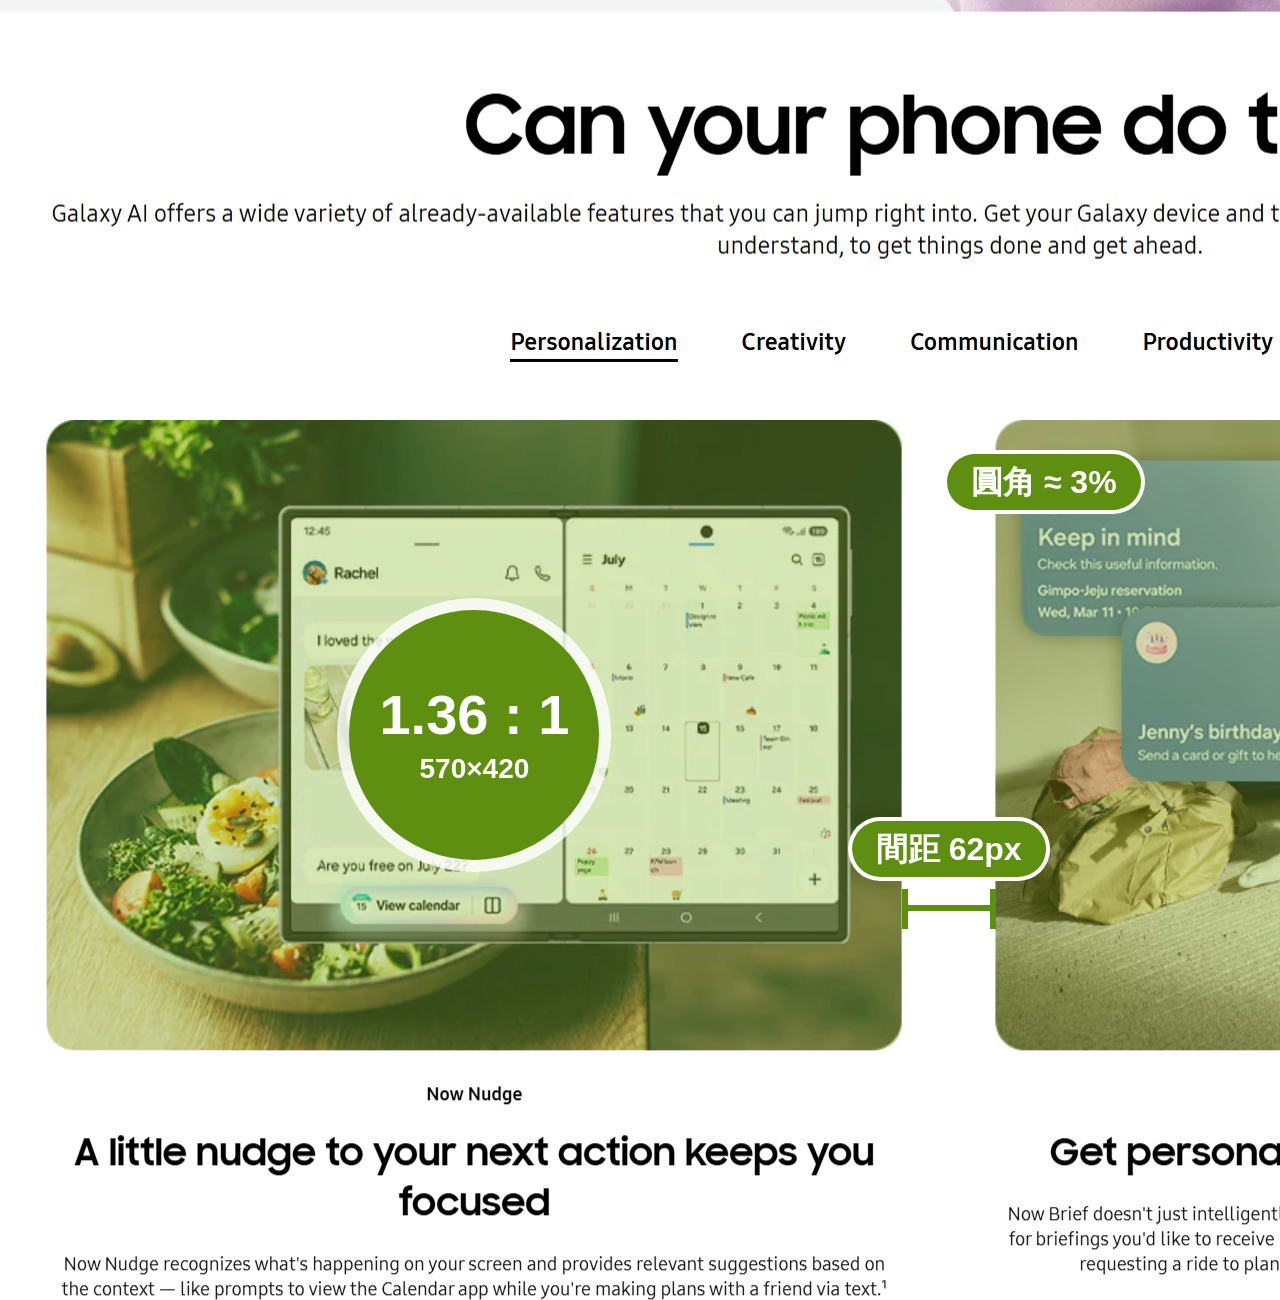
<file: content/samsung-scenario/layout.html>
<!doctype html>
<html lang="en">
<head>
<meta charset="utf-8">
<title>Samsung Galaxy AI · scenario layout</title>
<style>
  /* The deck's Samsung screenshot around "Can your phone do that?" (page y 1720–3020, 1280px CSS viewport at 1.5×),
     with annotations. ?n=2 = the screenshot as is (Personalization), ?n=3 = the Communication tab captured the same way.
     Coordinates are image pixels; px labels are CSS px (image px ÷ 1.5). */
  html,body{margin:0;width:1920px;height:1300px;overflow:hidden;background:#fff}
  .abs{position:absolute}
  .shot{left:0;top:0;width:1920px;height:1300px}
  .mask{background:rgba(131,184,26,.32)}
  .ratio{width:250px;height:250px;border-radius:50%;background:#5f8f10;color:#fff;display:flex;flex-direction:column;align-items:center;justify-content:center;box-shadow:0 0 0 12px rgba(255,255,255,.8);font-family:Montserrat,Arial,sans-serif}
  .ratio b{font:800 56px/1 Montserrat,Arial,sans-serif}
  .ratio span{margin-top:12px;font:700 28px/1 Montserrat,Arial,sans-serif}
  .ring{width:96px;height:96px;border-radius:50%;border:9px solid #5f8f10;box-shadow:0 0 0 4px #fff}
  .pill{padding:12px 24px;border-radius:999px;background:#5f8f10;color:#fff;font:800 32px/1 "Noto Sans TC",Arial,sans-serif;white-space:nowrap;box-shadow:0 0 0 4px #fff}
  .gap{height:0;border-top:6px solid #5f8f10}
  .gap::before,.gap::after{content:"";position:absolute;top:-22px;width:6px;height:40px;background:#5f8f10}
  .gap::before{left:0}.gap::after{right:0}
</style>
</head>
<body>
<div id="root"></div>
<script>
  const three = new URLSearchParams(location.search).get('n') === '3';
  const S = 1.5, TOP = 420;
  const L = three
    ? { src: 'scene-3.jpg', xs: [15.8, 648.3, 1280.8], w: 600.9, h: 442.8 }
    : { src: 'scene-2.jpg', xs: [46.9, 995.6], w: 855, h: 630 };
  const css = v => Math.round(v / S);
  const radius = L.w * 0.03;

  let html = `<img class="abs shot" src="${L.src}" alt="">`;
  html += L.xs.map(x => `<div class="abs mask" style="left:${x}px;top:${TOP}px;width:${L.w}px;height:${L.h}px;border-radius:${radius}px"></div>`).join('');

  // first image: ratio + size
  const x0 = L.xs[0], cy = TOP + L.h / 2;
  html += `<div class="abs ratio" style="left:${x0 + L.w / 2 - 125}px;top:${cy - 125}px"><b>1.36 : 1</b><span>${css(L.w)}×${css(L.h)}</span></div>`;
  // last image: corner
  const xr = L.xs[L.xs.length - 1] + L.w;
  html += `<div class="abs ring" style="left:${xr - 62}px;top:${TOP - 34}px"></div>`;
  html += `<div class="abs pill" style="right:${1920 - xr + 70}px;top:${TOP + 34}px">圓角 ≈ 3%</div>`;
  // spacing between image 1 and 2
  const gx = x0 + L.w, gw = L.xs[1] - gx, gy = cy + 170;
  html += `<div class="abs gap" style="left:${gx}px;top:${gy}px;width:${gw}px"></div>`;
  html += `<div class="abs pill" style="left:${gx + gw / 2}px;top:${gy - 84}px;transform:translateX(-50%)">間距 ${css(gw)}px</div>`;
  document.getElementById('root').innerHTML = html;
</script>
</body>
</html>
</file>
